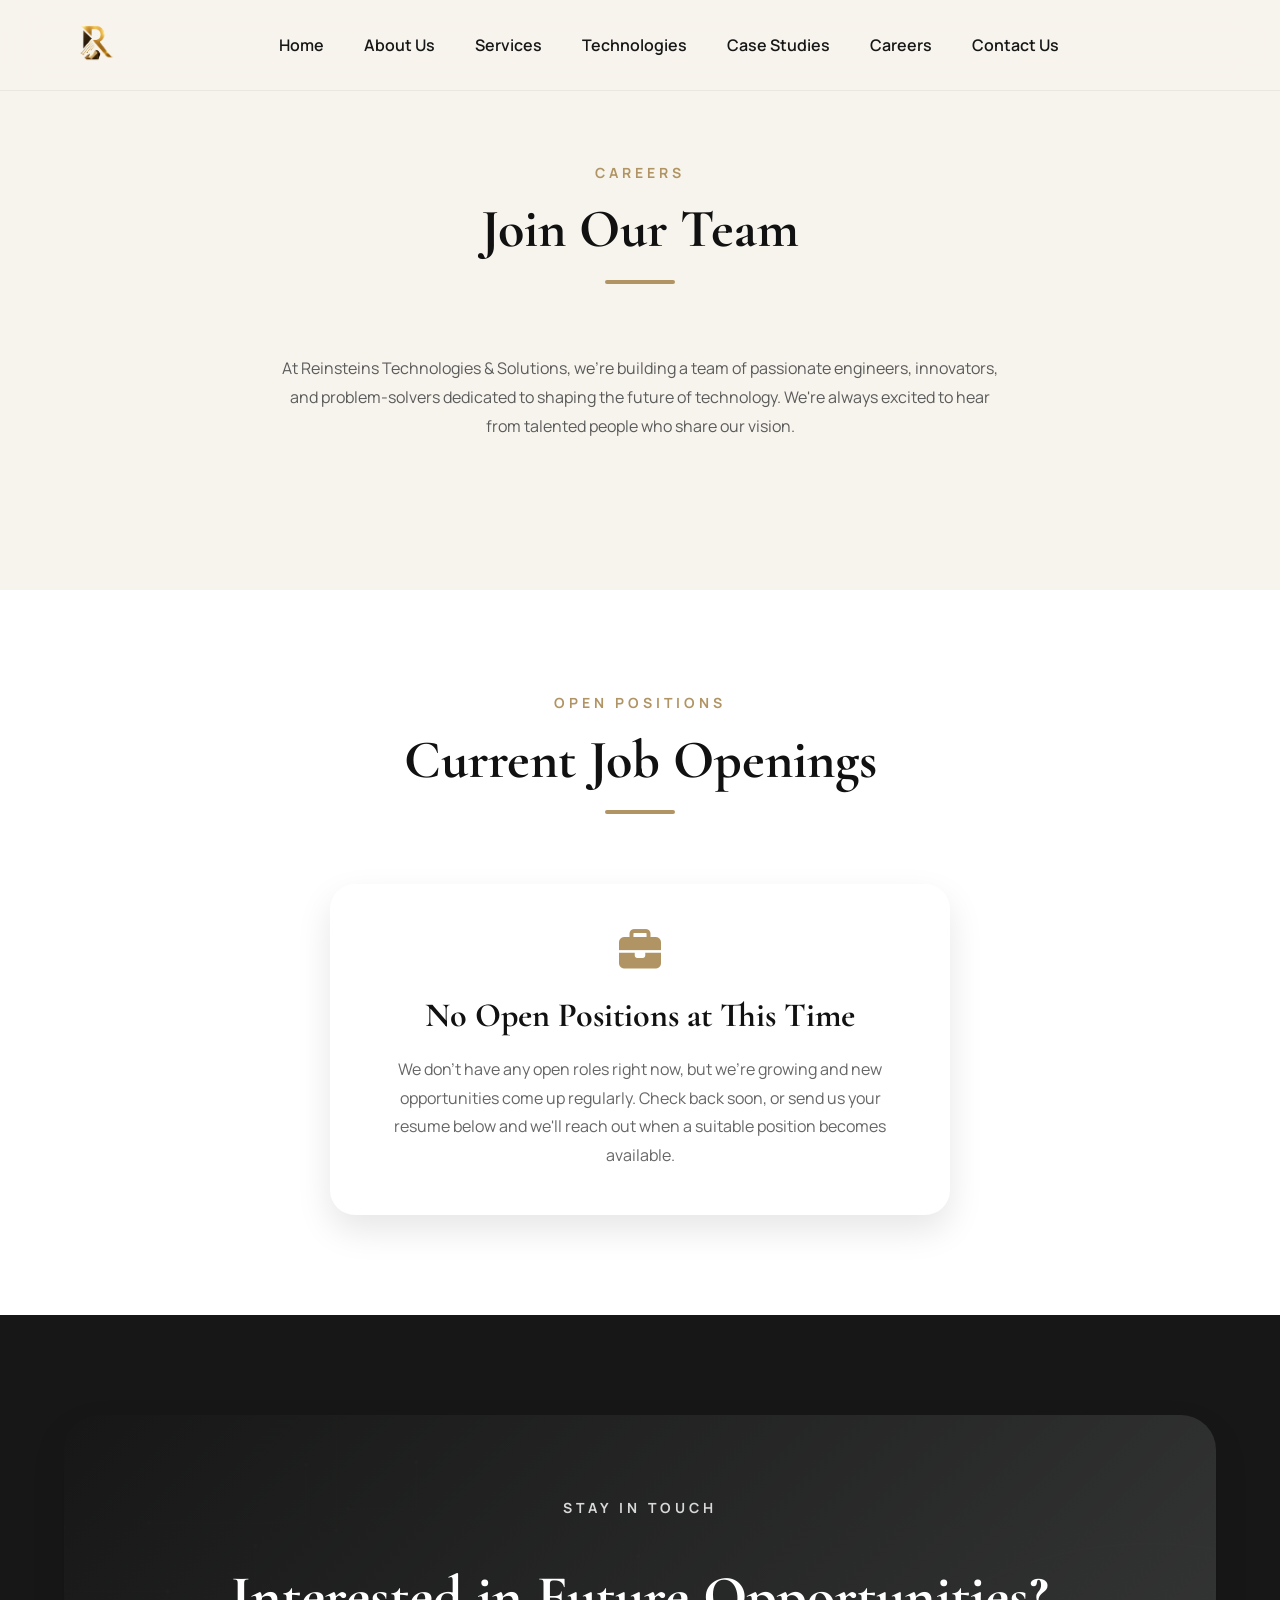
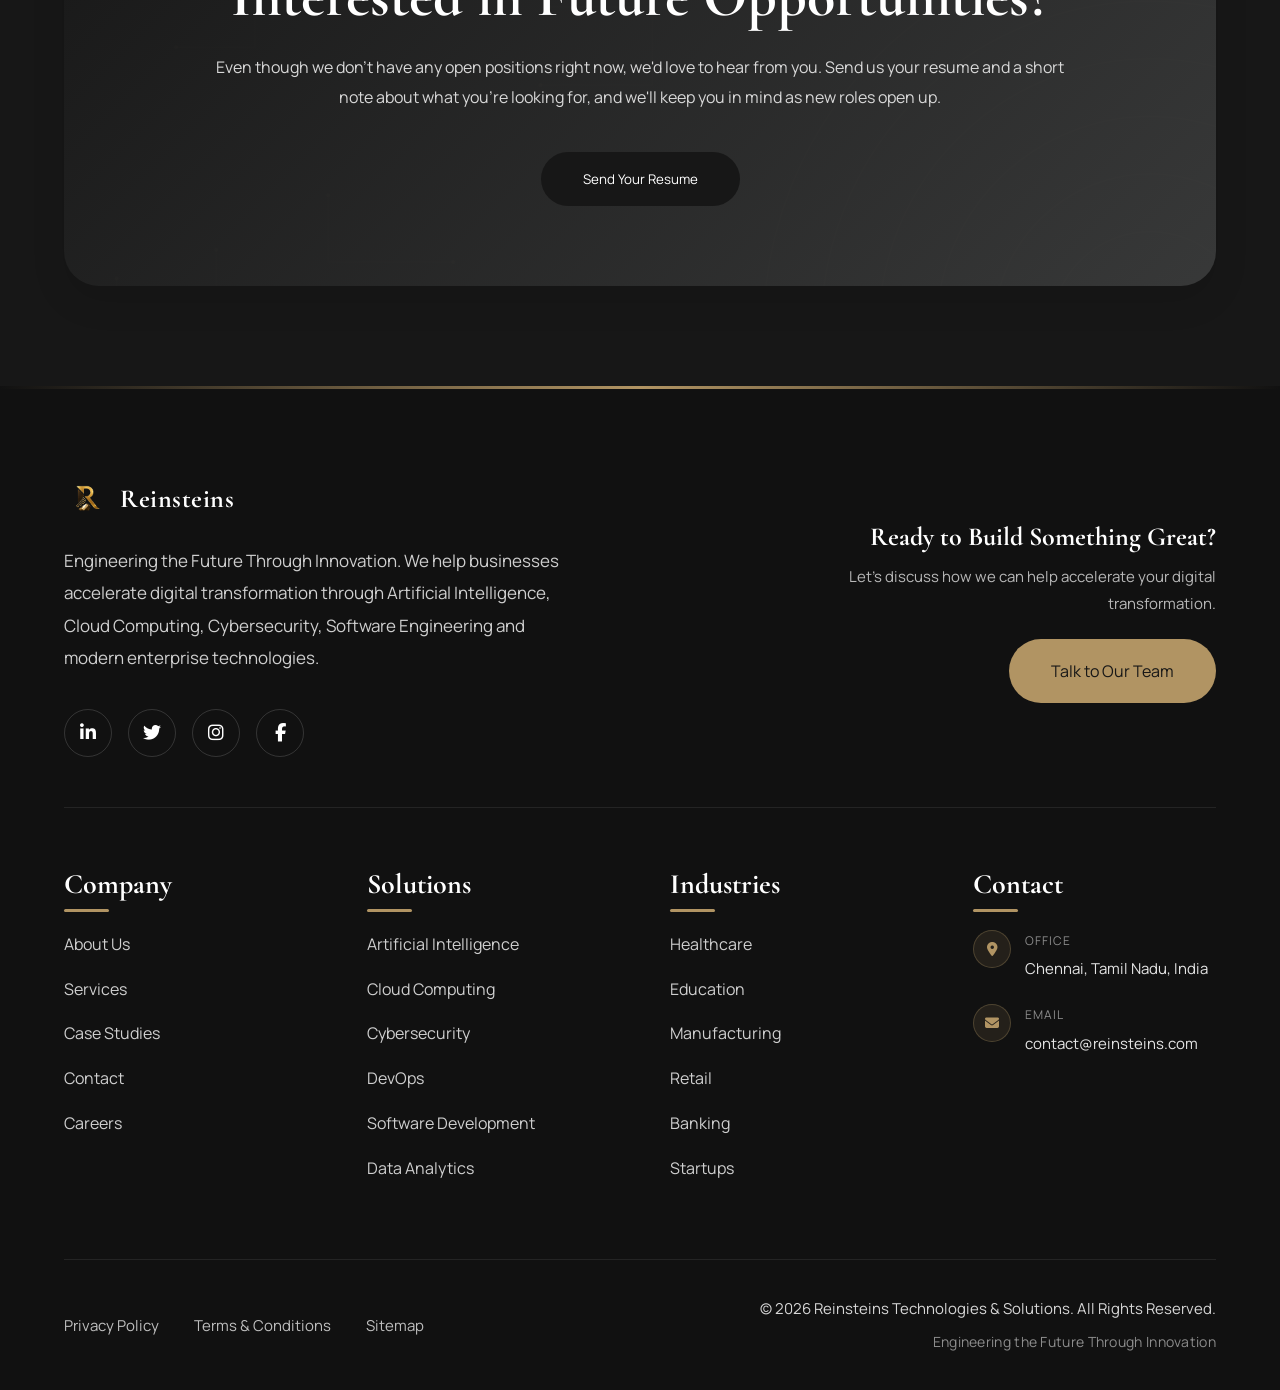
<file: frontend/careers.html>
<!DOCTYPE html>
<html lang="en">

<head>

    <meta charset="UTF-8">

    <meta name="viewport" content="width=device-width, initial-scale=1.0">

    <title>Careers | Reinsteins Technologies and Solutions</title>

    <meta name="description"
        content="Explore career opportunities at Reinsteins Technologies and Solutions. View our current openings and learn what it's like to work with us.">

    <meta name="keywords"
        content="Careers, Jobs, Reinsteins Technologies and Solutions, Work with us">

    <meta name="author" content="Reinsteins Technology">

    <link rel="stylesheet" href="css/style.css?v=20260817">

    <link rel="preconnect" href="https://fonts.googleapis.com">

    <link rel="preconnect" href="https://fonts.gstatic.com" crossorigin>

    <link href="https://fonts.googleapis.com/css2?family=Manrope:wght@300;400;500;600;700;800&family=Cormorant+Garamond:wght@400;500;600;700&display=swap" rel="stylesheet">

    <link rel="stylesheet"
        href="https://cdnjs.cloudflare.com/ajax/libs/font-awesome/6.5.2/css/all.min.css">

</head>

<body>

<!-- ==========================================================
PRELOADER
========================================================== -->

<div id="preloader">

    <div class="loader-content">

        <img src="images/Logo.png" alt="Reinsteins Technologies & Solutions">

        <h2>REINSTEINS</h2>

        <span>TECHNOLOGIES & SOLUTIONS</span>

    </div>

</div>

<!-- ===========================
HEADER
============================ -->

<header id="header">

    <div class="container navbar">

        <a href="index.html#home" class="logo">

            <img src="images/Logo.png" alt="Reinsteins Technologies & Solutions">

        </a>

        
    <nav>
        <ul class="nav-menu">
            <li><a href="index.html#home">Home</a></li>
            <li><a href="index.html#about">About Us</a></li>
            <li><a href="index.html#services">Services</a></li>
            <li><a href="index.html#technology">Technologies</a></li>
            <li><a href="index.html#case-studies">Case Studies</a></li>
            <li><a href="careers.html">Careers</a></li>
            <li><a href="index.html#contact">Contact Us</a></li>
        </ul>
    </nav>

        <div class="nav-right">



            <div class="menu-toggle">

                <i class="fa-solid fa-bars"></i>

            </div>

        </div>

    </div>

</header>

<!-- ==========================================================
CAREERS HERO
========================================================== -->

<section class="values" id="careers-hero" style="padding-top: 160px;">

    <div class="container">

        <div class="section-heading">

            <p>CAREERS</p>

            <h2>Join Our Team</h2>

        </div>

        <p style="max-width: 720px; margin: 0 auto 50px; text-align: center; line-height: 1.8;">
            At Reinsteins Technologies &amp; Solutions, we're building a team of passionate engineers,
            innovators, and problem-solvers dedicated to shaping the future of technology.
            We're always excited to hear from talented people who share our vision.
        </p>

    </div>

</section>

<!-- ==========================================================
CURRENT OPENINGS
========================================================== -->

<section class="services">

    <div class="container">

        <div class="section-heading">

            <p>OPEN POSITIONS</p>

            <h2>Current Job Openings</h2>

        </div>

        <div class="value-card" style="max-width: 620px; margin: 0 auto; text-align: center;">

            <i class="fa-solid fa-briefcase"></i>

            <h3>No Open Positions at This Time</h3>

            <p>
                We don't have any open roles right now, but we're growing and new opportunities
                come up regularly. Check back soon, or send us your resume below and we'll
                reach out when a suitable position becomes available.
            </p>

        </div>

    </div>

</section>

<!-- ==========================================================
CALL TO ACTION
========================================================== -->

<section class="cta">

    <div class="container">

        <div class="cta-box">

            <p class="section-tag">

                STAY IN TOUCH

            </p>

            <h2>

                Interested in Future Opportunities?

            </h2>

            <p>

                Even though we don't have any open positions right now, we'd love to hear
                from you. Send us your resume and a short note about what you're looking
                for, and we'll keep you in mind as new roles open up.

            </p>

            <div class="cta-buttons">

                <button type="button" id="openResumeModalBtn" class="primary-btn">

                    Send Your Resume

                </button>

            </div>

        </div>

    </div>

</section>

<footer class="footer">

    <div class="container">

        <!-- Footer Top -->
        <div class="footer-top">

            <div class="footer-brand">

                <a href="index.html#home" class="footer-logo">
                    <img src="images/Logo.png" alt="Reinsteins Technologies & Solutions">
                    <span>Reinsteins</span>
                </a>

                <p>
                    Engineering the Future Through Innovation.
                    We help businesses accelerate digital transformation through
                    Artificial Intelligence, Cloud Computing, Cybersecurity,
                    Software Engineering and modern enterprise technologies.
                </p>

                <div class="footer-social">

                    <a href="https://www.linkedin.com/company/reinsteins-technologies-and-solutions/"
                        target="_blank"
                        rel="noopener noreferrer"
                        aria-label="Follow Reinsteins Technologies & Solutions on LinkedIn">
                        <i class="fa-brands fa-linkedin-in"></i>
                    </a>
                    <a href="https://x.com/ReinsteinsTech"
                        target="_blank"
                        rel="noopener noreferrer"
                        aria-label="Follow Reinsteins Technologies & Solutions on X">
                        <i class="fab fa-twitter"></i>
                    </a>
                    <a href="https://www.instagram.com/reinsteins_tech?utm_source=qr&igsh=OGF6MHJuNXloZjh2"
                        target="_blank"
                        rel="noopener noreferrer"
                        aria-label="Follow Reinsteins Technologies & Solutions on Instagram">
                        <i class="fab fa-instagram"></i>
                    </a>
                    <a href="#"><i class="fa-brands fa-facebook-f"></i></a>

                </div>

            </div>

            <div class="footer-cta">

                <h4>Ready to Build Something Great?</h4>

                <p>Let's discuss how we can help accelerate your digital transformation.</p>

                <a href="index.html#contact" class="primary-btn">Talk to Our Team</a>

            </div>

        </div>

        <hr class="footer-divider">

        <!-- Footer Grid -->

        <div class="footer-grid">

            <div>

                <h3>Company</h3>

                <ul>
                    <li><a href="#about">About Us</a></li>
                    <li><a href="#services">Services</a></li>
                    <li><a href="index.html#case-studies">Case Studies</a></li>
                    <li><a href="#contact">Contact</a></li>
                    <li><a href="careers.html">Careers</a></li>
                </ul>

            </div>

            <div>

                <h3>Solutions</h3>

                <ul>
                    <li><a href="index.html#services">Artificial Intelligence</a></li>
                    <li><a href="index.html#services">Cloud Computing</a></li>
                    <li><a href="index.html#services">Cybersecurity</a></li>
                    <li><a href="index.html#services">DevOps</a></li>
                    <li><a href="index.html#services">Software Development</a></li>
                    <li><a href="index.html#services">Data Analytics</a></li>
                </ul>

            </div>

            <div>

                <h3>Industries</h3>

                <ul>
                    <li><a href="index.html#industries">Healthcare</a></li>
                    <li><a href="index.html#industries">Education</a></li>
                    <li><a href="index.html#industries">Manufacturing</a></li>
                    <li><a href="index.html#industries">Retail</a></li>
                    <li><a href="index.html#industries">Banking</a></li>
                    <li><a href="index.html#industries">Startups</a></li>
                </ul>

            </div>

            <div>

                <h3>Contact</h3>

                <div class="footer-contact">

                    <div class="contact-item">

                        <span class="contact-item-icon"><i class="fa-solid fa-location-dot"></i></span>

                        <div>

                            <span class="contact-item-label">Office</span>

                            <p>Chennai, Tamil Nadu, India</p>

                        </div>

                    </div>

                    <div class="contact-item">

                        <span class="contact-item-icon"><i class="fa-solid fa-envelope"></i></span>

                        <div>

                            <span class="contact-item-label">Email</span>

                            <p><a href="mailto:contact@reinsteins.com">contact@reinsteins.com</a></p>

                        </div>

                    </div>

                </div>

            </div>

        </div>

        <hr class="footer-bottom-divider">

        <div class="footer-bottom">

            <div class="footer-bottom-links">

                <a href="privacy-policy.html">Privacy Policy</a>

                <a href="terms.html">Terms & Conditions</a>

                <a href="sitemap.html">Sitemap</a>

            </div>

            <div class="footer-copyright">

                <p>
                    © 2026 Reinsteins Technologies & Solutions. All Rights Reserved.
                </p>

                <span>
                    Engineering the Future Through Innovation
                </span>

            </div>

        </div>

    </div>

</footer>
<button id="scrollTopBtn" aria-label="Scroll to top">

<i class="fa-solid fa-arrow-up"></i>

</button>

<!-- ==========================================================
RESUME SUBMISSION MODAL
========================================================== -->

<div id="resumeModal" class="resume-modal">

    <div class="resume-modal-box">

        <button type="button" id="closeResumeModal" class="resume-modal-close" aria-label="Close">
            <i class="fa-solid fa-xmark"></i>
        </button>

        <div id="resumeFormView">

            <h2>Send Your Resume</h2>

            <p class="resume-modal-subtext">
                Tell us a little about yourself and attach your resume. We'll keep it on
                file and reach out when a suitable opportunity opens up.
            </p>

            <form id="resumeForm" novalidate>

                <input
                    type="text"
                    id="resumeSubject"
                    name="subject"
                    placeholder="Subject"
                    required>

                <input
                    type="text"
                    id="resumeName"
                    name="name"
                    placeholder="Full Name"
                    required>

                <textarea
                    id="resumeDescription"
                    name="description"
                    rows="4"
                    placeholder="Describe yourself..."
                    required></textarea>

                <label class="resume-upload-label" for="resumeFile" id="resumeUploadLabel">

                    <i class="fa-solid fa-paperclip"></i>

                    <span id="resumeFileName">Upload Your Resume (PDF or Word, max 2MB)</span>

                </label>

                <input
                    type="file"
                    id="resumeFile"
                    name="resume"
                    accept=".pdf,.doc,.docx"
                    required
                    hidden>

                <p id="resumeError" class="resume-error"></p>

                <button type="submit" id="resumeSubmitBtn">
                    Submit Application
                </button>

            </form>

        </div>

        <div id="resumeSuccessView" class="resume-success">

            <div class="success-icon">
                <i class="fa-solid fa-circle-check"></i>
            </div>

            <h3>Thank You!</h3>

            <p>
                Your resume has been submitted successfully. Our team will reach out if a
                suitable opportunity comes up.
            </p>

        </div>

    </div>

</div>

<script src="js/app.js?v=20260817"></script>

</body>

</html>
</file>
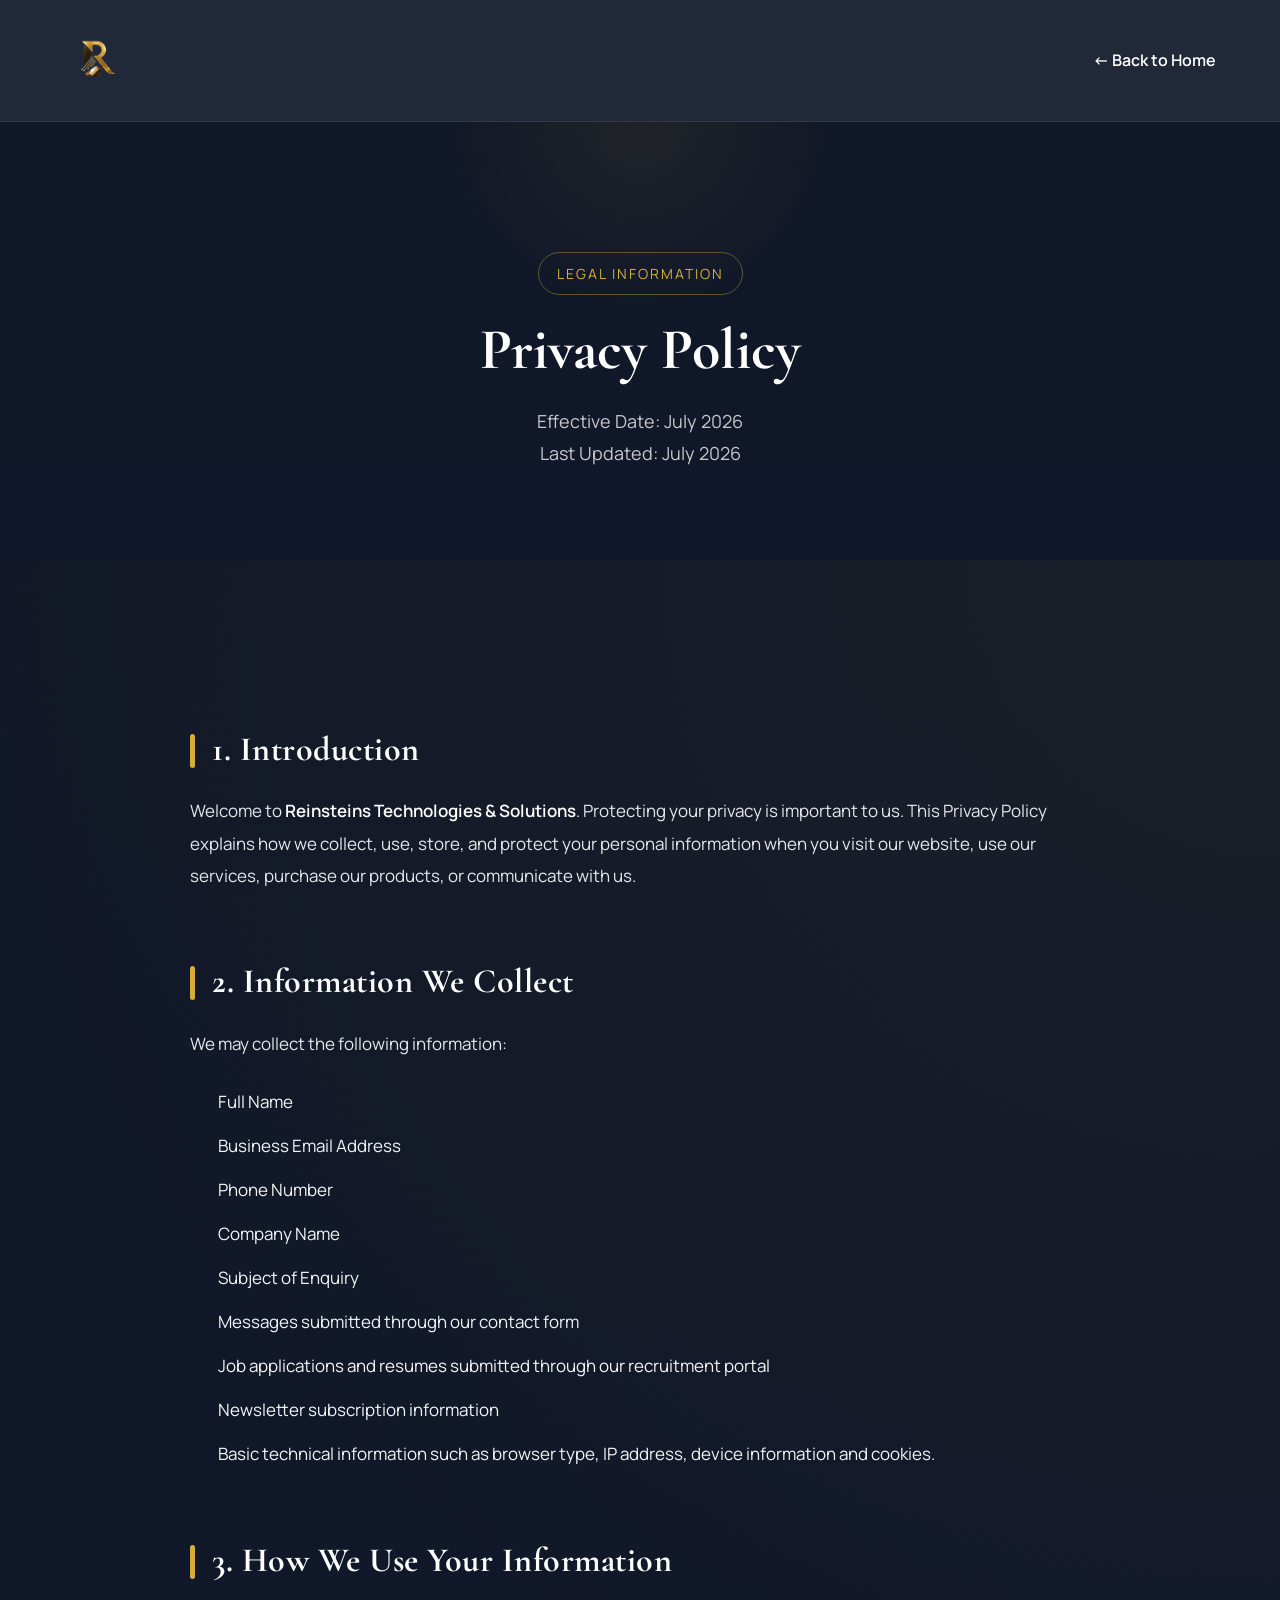
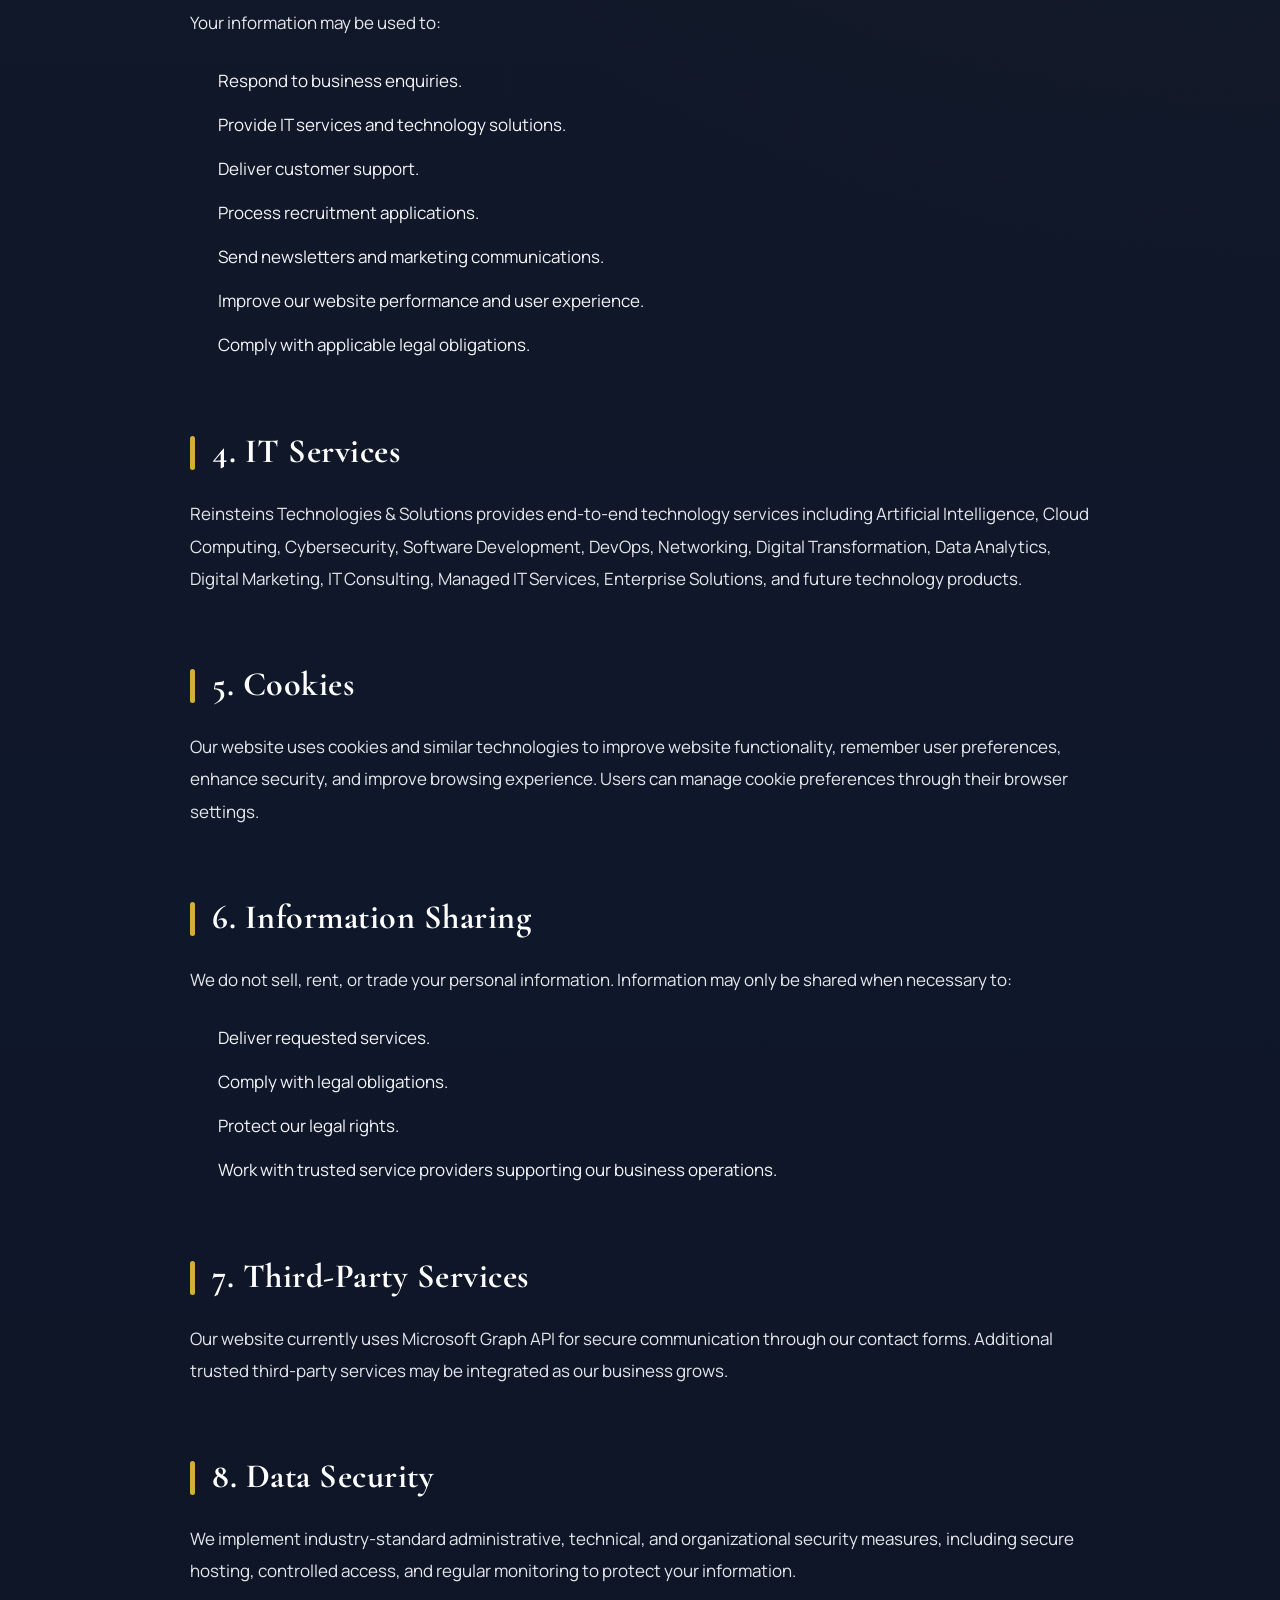
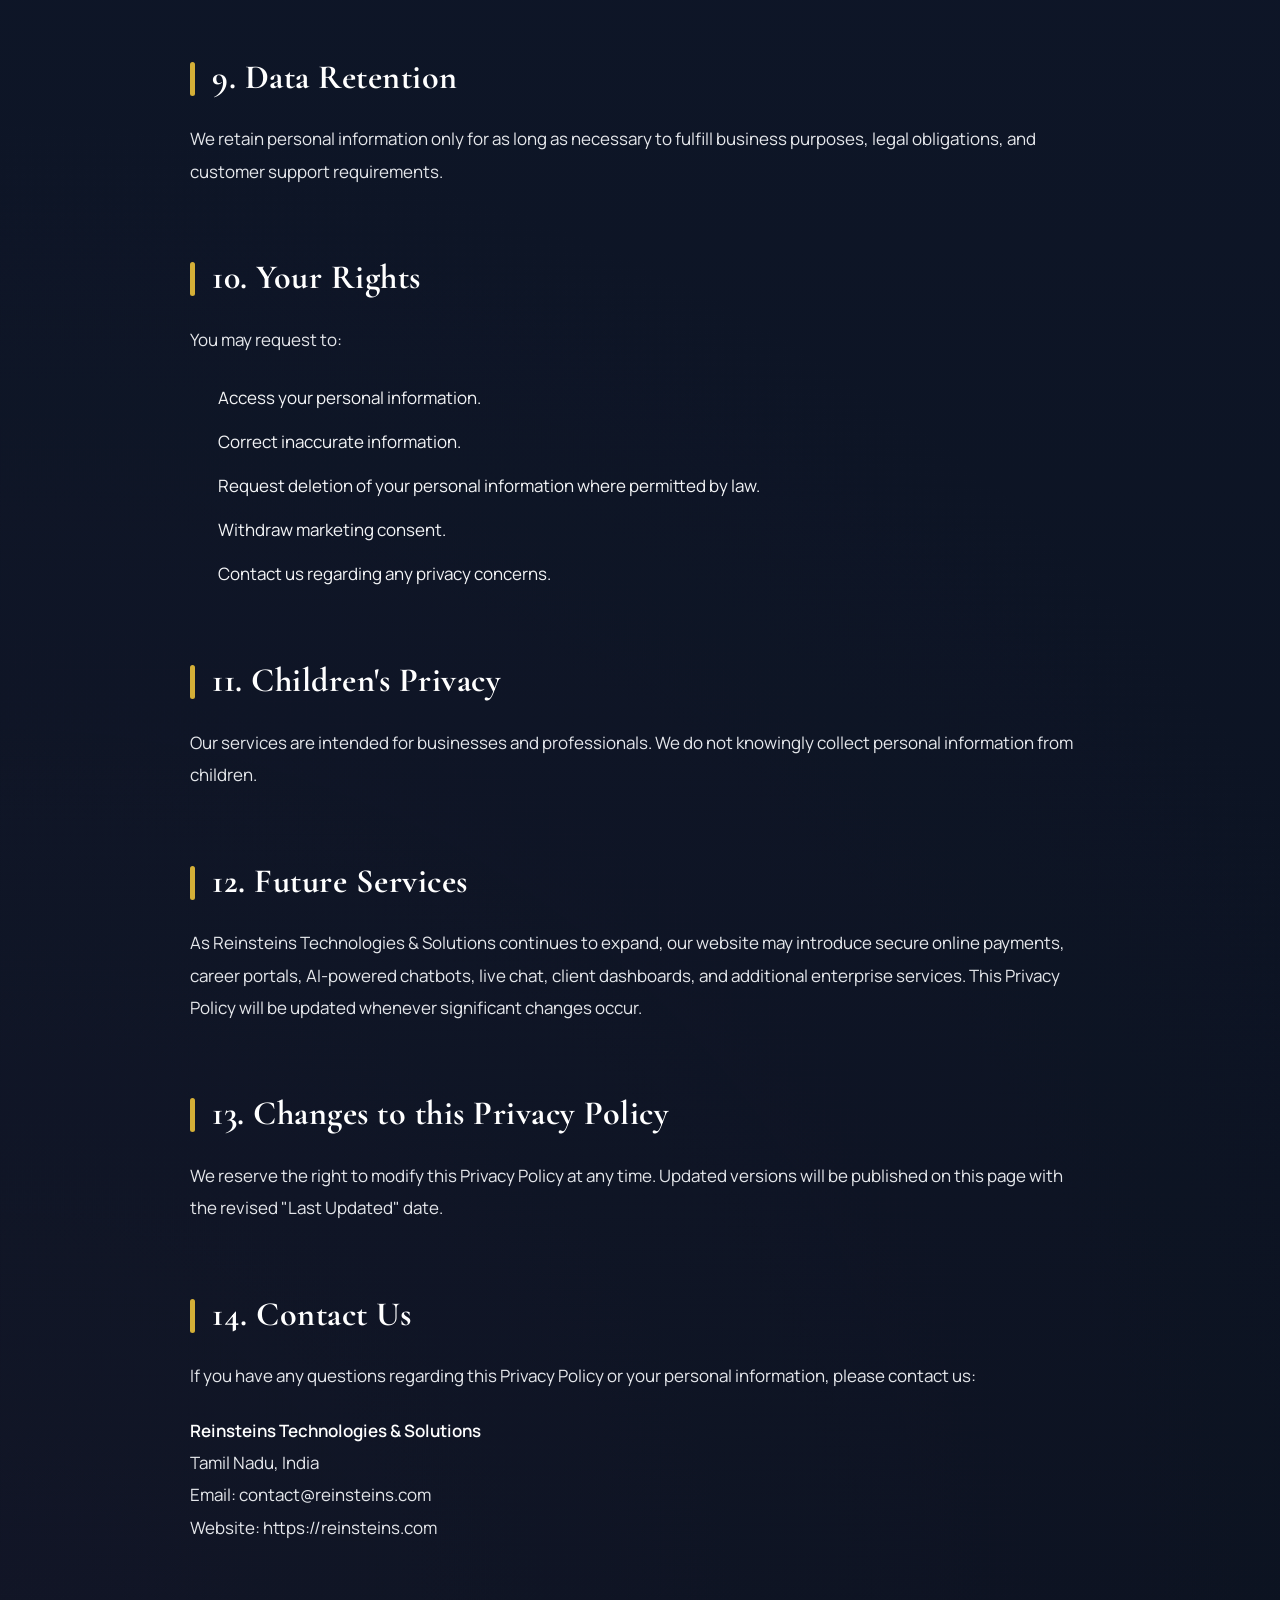
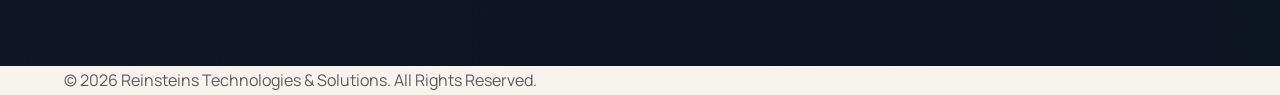
<file: frontend/privacy-policy.html>
<!DOCTYPE html>
<html lang="en">

<head>
    <meta charset="UTF-8">
    <meta name="viewport" content="width=device-width, initial-scale=1.0">

    <title>Privacy Policy | Reinsteins Technologies & Solutions</title>

    <meta name="description"
        content="Read the Privacy Policy of Reinsteins Technologies & Solutions to understand how we collect, use, protect, and manage your personal information.">

    <link rel="stylesheet" href="css/style.css?v=20260817">
    <link rel="stylesheet"
        href="https://cdnjs.cloudflare.com/ajax/libs/font-awesome/6.5.2/css/all.min.css">
</head>

<body>

<header class="legal-header">
    <div class="container">
        <a href="index.html" class="logo">
            <img src="images/Logo.png" alt="Reinsteins">
        </a>

        <nav>
            <a href="index.html">← Back to Home</a>
        </nav>
    </div>
</header>

<section class="legal-hero">

    <div class="container">

        <span class="legal-tag">
            LEGAL INFORMATION
        </span>

        <h1>
            Privacy Policy
        </h1>

        <p>
            Effective Date: July 2026<br>
            Last Updated: July 2026
        </p>

    </div>

</section>

<section class="legal-content">

<div class="container">

<h2>1. Introduction</h2>

<p>
Welcome to <strong>Reinsteins Technologies & Solutions</strong>. Protecting your privacy is important to us.
This Privacy Policy explains how we collect, use, store, and protect your personal information when you visit
our website, use our services, purchase our products, or communicate with us.
</p>

<h2>2. Information We Collect</h2>

<p>We may collect the following information:</p>

<ul>

<li>Full Name</li>

<li>Business Email Address</li>

<li>Phone Number</li>

<li>Company Name</li>

<li>Subject of Enquiry</li>

<li>Messages submitted through our contact form</li>

<li>Job applications and resumes submitted through our recruitment portal</li>

<li>Newsletter subscription information</li>

<li>Basic technical information such as browser type, IP address, device information and cookies.</li>

</ul>

<h2>3. How We Use Your Information</h2>

<p>Your information may be used to:</p>

<ul>

<li>Respond to business enquiries.</li>

<li>Provide IT services and technology solutions.</li>

<li>Deliver customer support.</li>

<li>Process recruitment applications.</li>

<li>Send newsletters and marketing communications.</li>

<li>Improve our website performance and user experience.</li>

<li>Comply with applicable legal obligations.</li>

</ul>

<h2>4. IT Services</h2>

<p>

Reinsteins Technologies & Solutions provides end-to-end technology services including Artificial Intelligence,
Cloud Computing, Cybersecurity, Software Development, DevOps, Networking, Digital Transformation,
Data Analytics, Digital Marketing, IT Consulting, Managed IT Services, Enterprise Solutions,
and future technology products.

</p>

<h2>5. Cookies</h2>

<p>

Our website uses cookies and similar technologies to improve website functionality,
remember user preferences, enhance security, and improve browsing experience.
Users can manage cookie preferences through their browser settings.

</p>

<h2>6. Information Sharing</h2>

<p>

We do not sell, rent, or trade your personal information.
Information may only be shared when necessary to:

</p>

<ul>

<li>Deliver requested services.</li>

<li>Comply with legal obligations.</li>

<li>Protect our legal rights.</li>

<li>Work with trusted service providers supporting our business operations.</li>

</ul>

<h2>7. Third-Party Services</h2>

<p>

Our website currently uses Microsoft Graph API for secure communication through our contact forms.
Additional trusted third-party services may be integrated as our business grows.

</p>

<h2>8. Data Security</h2>

<p>

We implement industry-standard administrative, technical, and organizational security measures,
including secure hosting, controlled access, and regular monitoring to protect your information.

</p>

<h2>9. Data Retention</h2>

<p>

We retain personal information only for as long as necessary to fulfill business purposes,
legal obligations, and customer support requirements.

</p>

<h2>10. Your Rights</h2>

<p>You may request to:</p>

<ul>

<li>Access your personal information.</li>

<li>Correct inaccurate information.</li>

<li>Request deletion of your personal information where permitted by law.</li>

<li>Withdraw marketing consent.</li>

<li>Contact us regarding any privacy concerns.</li>

</ul>

<h2>11. Children's Privacy</h2>

<p>

Our services are intended for businesses and professionals.
We do not knowingly collect personal information from children.

</p>

<h2>12. Future Services</h2>

<p>

As Reinsteins Technologies & Solutions continues to expand,
our website may introduce secure online payments,
career portals,
AI-powered chatbots,
live chat,
client dashboards,
and additional enterprise services.
This Privacy Policy will be updated whenever significant changes occur.

</p>

<h2>13. Changes to this Privacy Policy</h2>

<p>

We reserve the right to modify this Privacy Policy at any time.
Updated versions will be published on this page with the revised "Last Updated" date.

</p>

<h2>14. Contact Us</h2>

<p>

If you have any questions regarding this Privacy Policy or your personal information, please contact us:

</p>

<p>

<strong>Reinsteins Technologies & Solutions</strong><br>
Tamil Nadu, India<br>
Email: contact@reinsteins.com<br>
Website: https://reinsteins.com

</p>

</div>

</section>

<footer class="legal-footer">

<div class="container">

<p>

© 2026 Reinsteins Technologies & Solutions.
All Rights Reserved.

</p>

</div>

</footer>

</body>
</html>
</file>
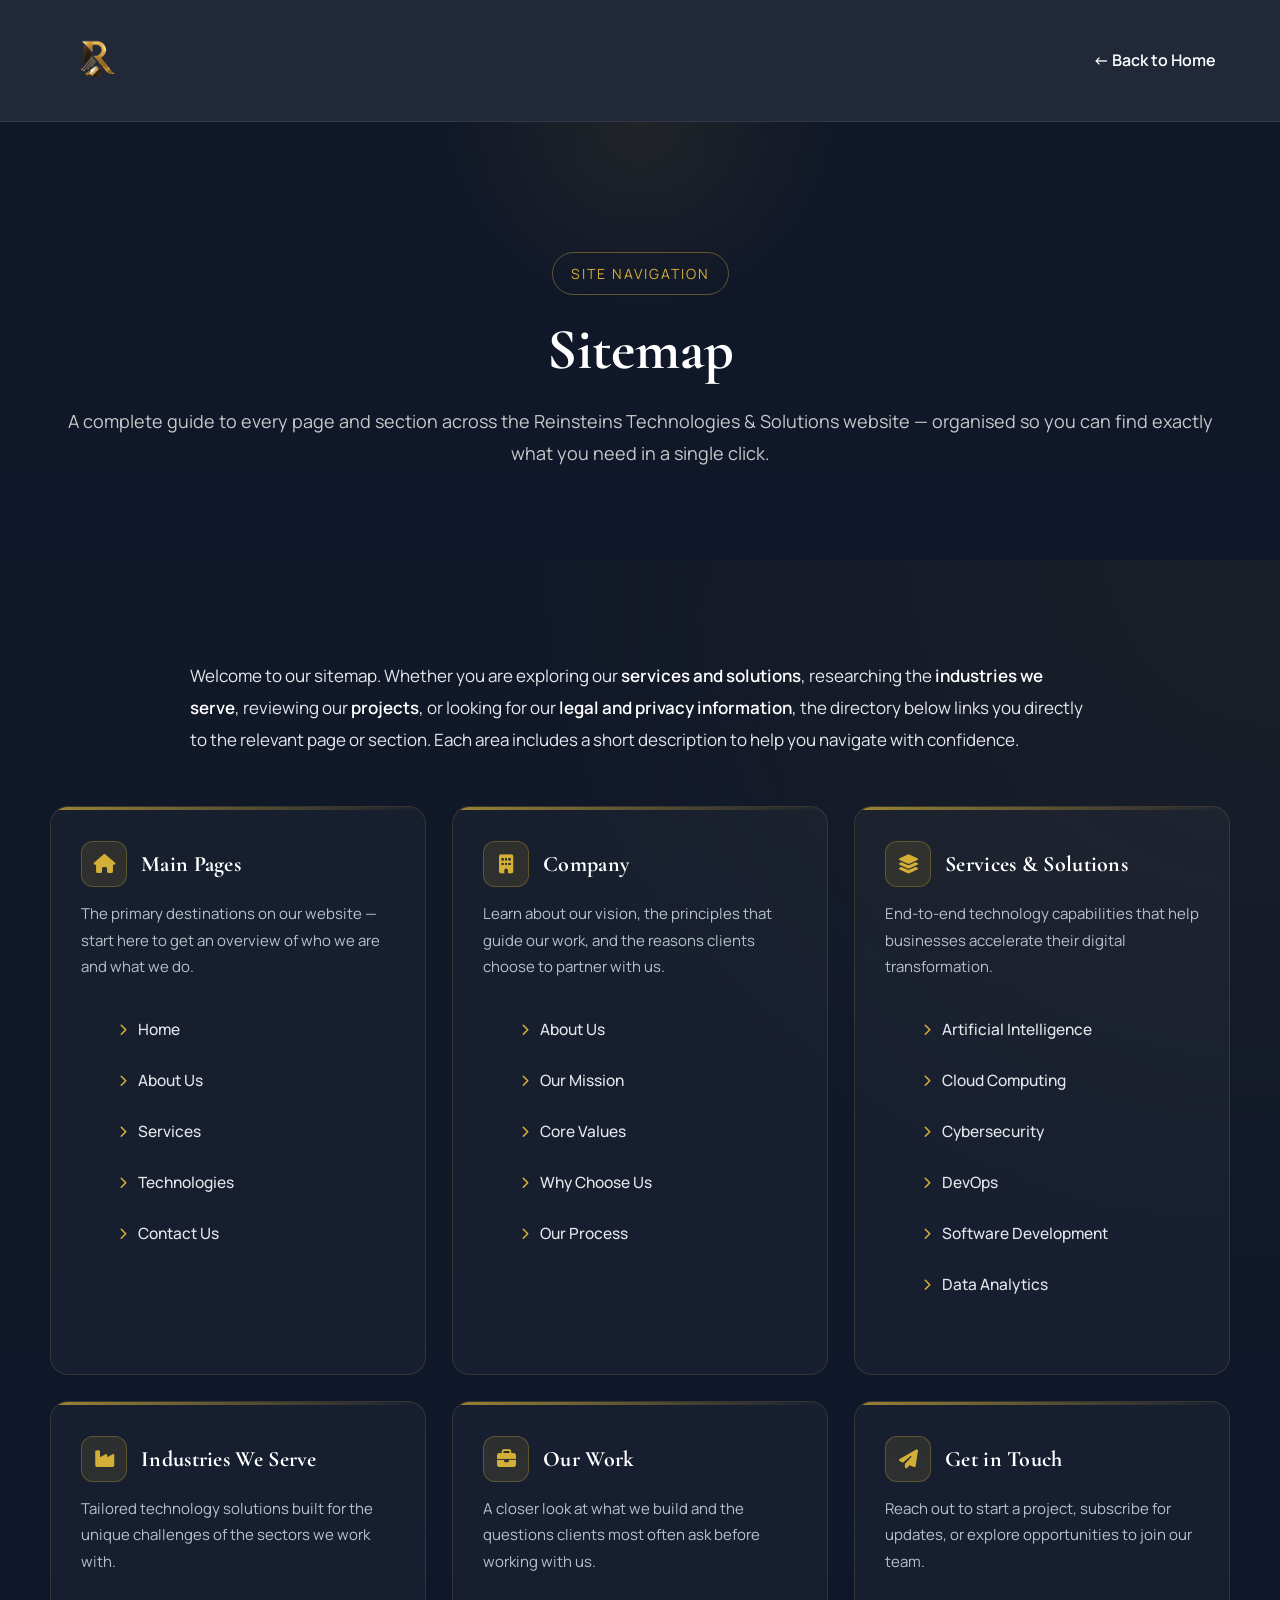
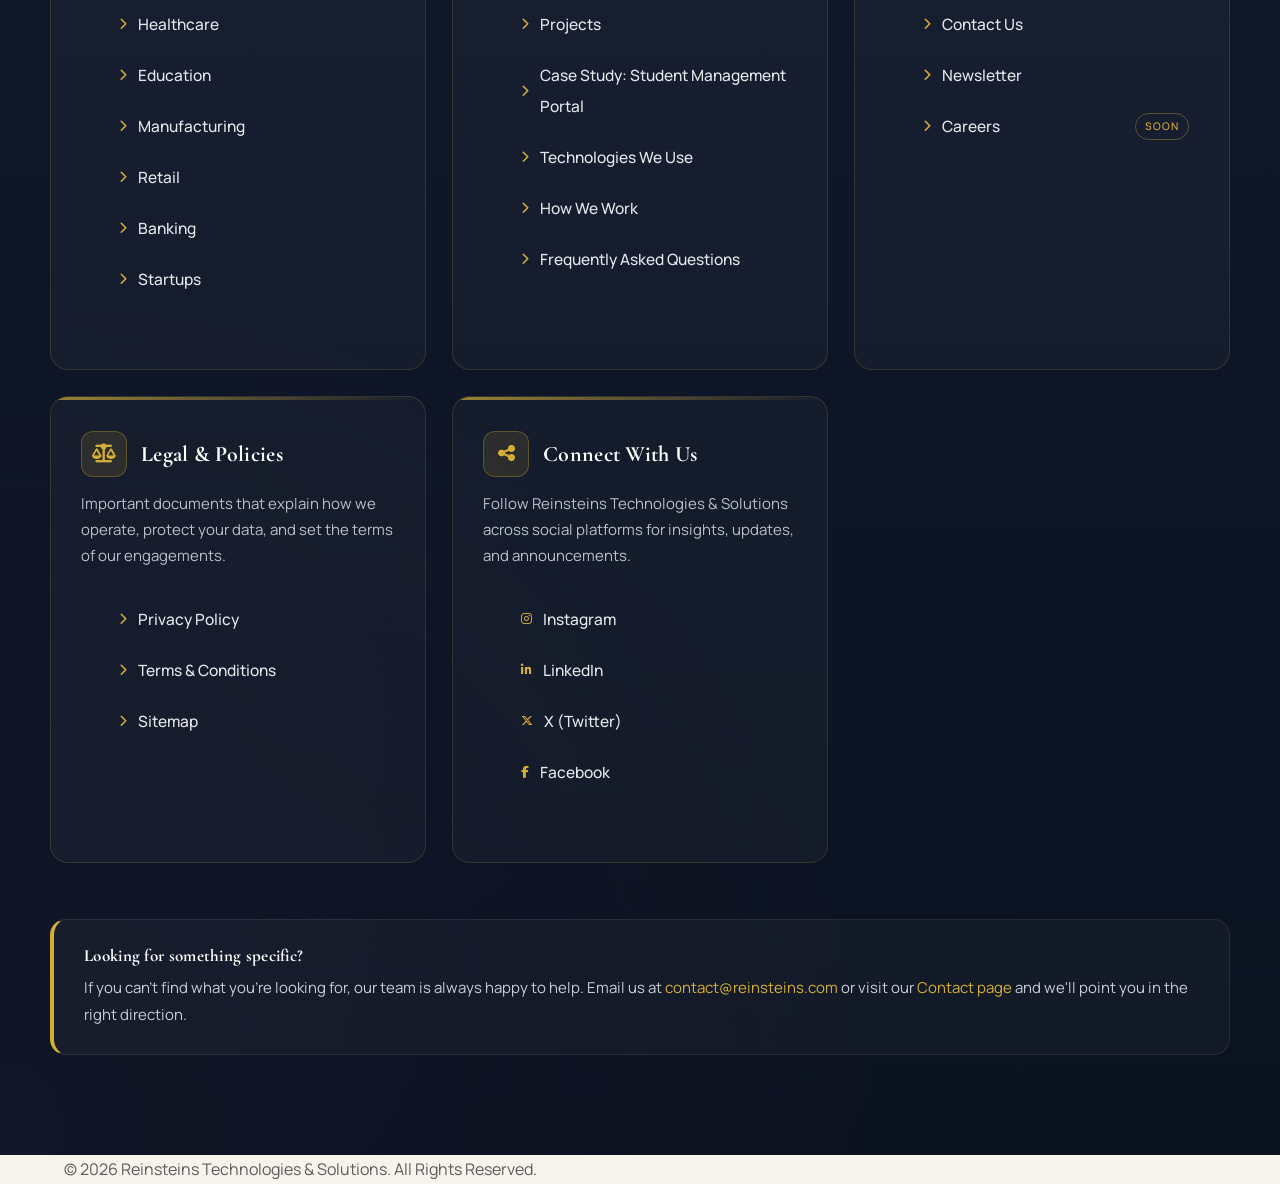
<file: frontend/sitemap.html>
<!DOCTYPE html>
<html lang="en">

<head>
    <meta charset="UTF-8">
    <meta name="viewport" content="width=device-width, initial-scale=1.0">

    <title>Sitemap | Reinsteins Technologies &amp; Solutions</title>

    <meta name="description"
        content="Explore the complete sitemap of Reinsteins Technologies & Solutions. Quickly navigate to our services, solutions, industries, projects, company information, and legal pages.">
    <meta name="keywords"
        content="Reinsteins Technologies and Solutions sitemap, site navigation, IT services, AI, Cloud, Cybersecurity">
    <meta name="author" content="Reinsteins Technologies & Solutions">

    <link rel="canonical" href="https://reinsteins.com/sitemap.html">

    <link rel="stylesheet" href="css/style.css?v=20260817">
    <link rel="stylesheet"
        href="https://cdnjs.cloudflare.com/ajax/libs/font-awesome/6.5.2/css/all.min.css">

    <!-- Sitemap-specific styling (scoped; extends the site's legal-page theme) -->
    <style>
        .sitemap-intro{
            max-width:900px;
            margin:0 auto 20px;
        }

        .sitemap-grid{
            display:grid;
            grid-template-columns:repeat(auto-fit,minmax(300px,1fr));
            gap:26px;
            margin:50px auto 0;
            max-width:1180px;
        }

        .sitemap-card{
            position:relative;
            background:rgba(255,255,255,.03);
            border:1px solid rgba(212,175,55,.16);
            border-radius:18px;
            padding:34px 30px 30px;
            transition:transform .35s ease, border-color .35s ease, box-shadow .35s ease;
            overflow:hidden;
        }

        .sitemap-card::before{
            content:"";
            position:absolute;
            top:0;left:0;
            width:100%;height:3px;
            background:linear-gradient(90deg,#D4AF37,rgba(212,175,55,0));
            opacity:.7;
        }

        .sitemap-card:hover{
            transform:translateY(-6px);
            border-color:rgba(212,175,55,.45);
            box-shadow:0 22px 50px rgba(0,0,0,.35);
        }

        .sitemap-card-head{
            display:flex;
            align-items:center;
            gap:14px;
            margin-bottom:14px;
        }

        .sitemap-icon{
            flex-shrink:0;
            width:46px;height:46px;
            display:grid;place-items:center;
            border-radius:12px;
            background:rgba(212,175,55,.12);
            border:1px solid rgba(212,175,55,.3);
            color:#D4AF37;
            font-size:19px;
        }

        .sitemap-card h3{
            color:#ffffff;
            font-size:22px;
            font-weight:700;
            letter-spacing:.3px;
            margin:0;
        }

        .sitemap-card .card-desc{
            color:#B9C0CC;
            font-size:15px;
            line-height:1.75;
            margin:0 0 20px;
        }

        .sitemap-links{
            list-style:none;
            margin:0;
            padding:0;
        }

        .sitemap-links li{
            margin:0 0 2px;
        }

        .sitemap-links a{
            display:flex;
            align-items:center;
            gap:11px;
            padding:9px 10px;
            border-radius:9px;
            color:#E5E7EB;
            font-size:15.5px;
            font-weight:500;
            text-decoration:none;
            transition:background .25s ease, color .25s ease, padding .25s ease;
        }

        .sitemap-links a i{
            color:#D4AF37;
            font-size:12px;
            transition:transform .25s ease;
        }

        .sitemap-links a:hover{
            background:rgba(212,175,55,.1);
            color:#ffffff;
            padding-left:16px;
        }

        .sitemap-links a:hover i{
            transform:translateX(3px);
        }

        .sitemap-links .tag-soon{
            margin-left:auto;
            font-size:10.5px;
            letter-spacing:1px;
            text-transform:uppercase;
            color:#D4AF37;
            border:1px solid rgba(212,175,55,.35);
            border-radius:40px;
            padding:2px 9px;
        }

        .sitemap-note{
            max-width:1180px;
            margin:56px auto 0;
            padding:26px 30px;
            border-radius:16px;
            background:rgba(255,255,255,.03);
            border:1px solid rgba(255,255,255,.08);
            border-left:4px solid #D4AF37;
        }

        .sitemap-note h4{
            color:#ffffff;
            font-size:17px;
            margin:0 0 8px;
            letter-spacing:.3px;
        }

        .sitemap-note p{
            color:#C8CDD6;
            font-size:15px;
            line-height:1.8;
            margin:0;
        }

        .sitemap-note a{
            color:#D4AF37;
            text-decoration:none;
        }

        .sitemap-note a:hover{
            text-decoration:underline;
        }

        @media (max-width:600px){
            .sitemap-grid{grid-template-columns:1fr;gap:20px;}
            .sitemap-card{padding:28px 22px;}
        }
    </style>
</head>

<body>

<!-- ==========================================================
HEADER
========================================================== -->
<header class="legal-header">
    <div class="container">
        <a href="index.html" class="logo">
            <img src="images/Logo.png" alt="Reinsteins Technologies & Solutions">
        </a>

        <nav>
            <a href="index.html">← Back to Home</a>
        </nav>
    </div>
</header>

<!-- ==========================================================
HERO
========================================================== -->
<section class="legal-hero">
    <div class="container">
        <span class="legal-tag">
            SITE NAVIGATION
        </span>

        <h1>
            Sitemap
        </h1>

        <p>
            A complete guide to every page and section across the Reinsteins
            Technologies &amp; Solutions website — organised so you can find
            exactly what you need in a single click.
        </p>
    </div>
</section>

<!-- ==========================================================
CONTENT
========================================================== -->
<section class="legal-content">

    <div class="container sitemap-intro">
        <p>
            Welcome to our sitemap. Whether you are exploring our
            <strong>services and solutions</strong>, researching the
            <strong>industries we serve</strong>, reviewing our
            <strong>projects</strong>, or looking for our
            <strong>legal and privacy information</strong>, the directory
            below links you directly to the relevant page or section.
            Each area includes a short description to help you navigate
            with confidence.
        </p>
    </div>

    <div class="sitemap-grid">

        <!-- MAIN PAGES -->
        <div class="sitemap-card">
            <div class="sitemap-card-head">
                <span class="sitemap-icon"><i class="fa-solid fa-house"></i></span>
                <h3>Main Pages</h3>
            </div>
            <p class="card-desc">
                The primary destinations on our website — start here to get
                an overview of who we are and what we do.
            </p>
            <ul class="sitemap-links">
                <li><a href="index.html#home"><i class="fa-solid fa-chevron-right"></i> Home</a></li>
                <li><a href="index.html#about"><i class="fa-solid fa-chevron-right"></i> About Us</a></li>
                <li><a href="index.html#services"><i class="fa-solid fa-chevron-right"></i> Services</a></li>
                <li><a href="index.html#technology"><i class="fa-solid fa-chevron-right"></i> Technologies</a></li>
                <li><a href="index.html#contact"><i class="fa-solid fa-chevron-right"></i> Contact Us</a></li>
            </ul>
        </div>

        <!-- COMPANY -->
        <div class="sitemap-card">
            <div class="sitemap-card-head">
                <span class="sitemap-icon"><i class="fa-solid fa-building"></i></span>
                <h3>Company</h3>
            </div>
            <p class="card-desc">
                Learn about our vision, the principles that guide our work,
                and the reasons clients choose to partner with us.
            </p>
            <ul class="sitemap-links">
                <li><a href="index.html#about"><i class="fa-solid fa-chevron-right"></i> About Us</a></li>
                <li><a href="index.html#about"><i class="fa-solid fa-chevron-right"></i> Our Mission</a></li>
                <li><a href="index.html#about"><i class="fa-solid fa-chevron-right"></i> Core Values</a></li>
                <li><a href="index.html#about"><i class="fa-solid fa-chevron-right"></i> Why Choose Us</a></li>
                <li><a href="index.html#services"><i class="fa-solid fa-chevron-right"></i> Our Process</a></li>
            </ul>
        </div>

        <!-- SERVICES & SOLUTIONS -->
        <div class="sitemap-card">
            <div class="sitemap-card-head">
                <span class="sitemap-icon"><i class="fa-solid fa-layer-group"></i></span>
                <h3>Services &amp; Solutions</h3>
            </div>
            <p class="card-desc">
                End-to-end technology capabilities that help businesses
                accelerate their digital transformation.
            </p>
            <ul class="sitemap-links">
                <li><a href="index.html#services"><i class="fa-solid fa-chevron-right"></i> Artificial Intelligence</a></li>
                <li><a href="index.html#services"><i class="fa-solid fa-chevron-right"></i> Cloud Computing</a></li>
                <li><a href="index.html#services"><i class="fa-solid fa-chevron-right"></i> Cybersecurity</a></li>
                <li><a href="index.html#services"><i class="fa-solid fa-chevron-right"></i> DevOps</a></li>
                <li><a href="index.html#services"><i class="fa-solid fa-chevron-right"></i> Software Development</a></li>
                <li><a href="index.html#services"><i class="fa-solid fa-chevron-right"></i> Data Analytics</a></li>
            </ul>
        </div>

        <!-- INDUSTRIES -->
        <div class="sitemap-card">
            <div class="sitemap-card-head">
                <span class="sitemap-icon"><i class="fa-solid fa-industry"></i></span>
                <h3>Industries We Serve</h3>
            </div>
            <p class="card-desc">
                Tailored technology solutions built for the unique
                challenges of the sectors we work with.
            </p>
            <ul class="sitemap-links">
                <li><a href="index.html#industries"><i class="fa-solid fa-chevron-right"></i> Healthcare</a></li>
                <li><a href="index.html#industries"><i class="fa-solid fa-chevron-right"></i> Education</a></li>
                <li><a href="index.html#industries"><i class="fa-solid fa-chevron-right"></i> Manufacturing</a></li>
                <li><a href="index.html#industries"><i class="fa-solid fa-chevron-right"></i> Retail</a></li>
                <li><a href="index.html#industries"><i class="fa-solid fa-chevron-right"></i> Banking</a></li>
                <li><a href="index.html#industries"><i class="fa-solid fa-chevron-right"></i> Startups</a></li>
            </ul>
        </div>

        <!-- OUR WORK -->
        <div class="sitemap-card">
            <div class="sitemap-card-head">
                <span class="sitemap-icon"><i class="fa-solid fa-briefcase"></i></span>
                <h3>Our Work</h3>
            </div>
            <p class="card-desc">
                A closer look at what we build and the questions clients
                most often ask before working with us.
            </p>
            <ul class="sitemap-links">
                <li><a href="index.html#projects"><i class="fa-solid fa-chevron-right"></i> Projects</a></li>
                <li><a href="case-studies/student-management-portal-arckenites.html"><i class="fa-solid fa-chevron-right"></i> Case Study: Student Management Portal</a></li>
                <li><a href="index.html#technology"><i class="fa-solid fa-chevron-right"></i> Technologies We Use</a></li>
                <li><a href="index.html#services"><i class="fa-solid fa-chevron-right"></i> How We Work</a></li>
                <li><a href="index.html#faq"><i class="fa-solid fa-chevron-right"></i> Frequently Asked Questions</a></li>
            </ul>
        </div>

        <!-- GET IN TOUCH -->
        <div class="sitemap-card">
            <div class="sitemap-card-head">
                <span class="sitemap-icon"><i class="fa-solid fa-paper-plane"></i></span>
                <h3>Get in Touch</h3>
            </div>
            <p class="card-desc">
                Reach out to start a project, subscribe for updates, or
                explore opportunities to join our team.
            </p>
            <ul class="sitemap-links">
                <li><a href="index.html#contact"><i class="fa-solid fa-chevron-right"></i> Contact Us</a></li>
                <li><a href="index.html#newsletter"><i class="fa-solid fa-chevron-right"></i> Newsletter</a></li>
                <li><a href="index.html#contact"><i class="fa-solid fa-chevron-right"></i> Careers <span class="tag-soon">Soon</span></a></li>
            </ul>
        </div>

        <!-- LEGAL & POLICIES -->
        <div class="sitemap-card">
            <div class="sitemap-card-head">
                <span class="sitemap-icon"><i class="fa-solid fa-scale-balanced"></i></span>
                <h3>Legal &amp; Policies</h3>
            </div>
            <p class="card-desc">
                Important documents that explain how we operate, protect
                your data, and set the terms of our engagements.
            </p>
            <ul class="sitemap-links">
                <li><a href="privacy-policy.html"><i class="fa-solid fa-chevron-right"></i> Privacy Policy</a></li>
                <li><a href="terms.html"><i class="fa-solid fa-chevron-right"></i> Terms &amp; Conditions</a></li>
                <li><a href="sitemap.html"><i class="fa-solid fa-chevron-right"></i> Sitemap</a></li>
            </ul>
        </div>

        <!-- CONNECT -->
        <div class="sitemap-card">
            <div class="sitemap-card-head">
                <span class="sitemap-icon"><i class="fa-solid fa-share-nodes"></i></span>
                <h3>Connect With Us</h3>
            </div>
            <p class="card-desc">
                Follow Reinsteins Technologies &amp; Solutions across social
                platforms for insights, updates, and announcements.
            </p>
            <ul class="sitemap-links">
                <li><a href="https://www.instagram.com/reinsteins_tech?utm_source=qr&igsh=OGF6MHJuNXloZjh2" target="_blank" rel="noopener noreferrer"><i class="fa-brands fa-instagram"></i> Instagram</a></li>
                <li><a href="#" target="_blank" rel="noopener noreferrer"><i class="fa-brands fa-linkedin-in"></i> LinkedIn</a></li>
                <li><a href="#" target="_blank" rel="noopener noreferrer"><i class="fa-brands fa-x-twitter"></i> X (Twitter)</a></li>
                <li><a href="#" target="_blank" rel="noopener noreferrer"><i class="fa-brands fa-facebook-f"></i> Facebook</a></li>
            </ul>
        </div>

    </div>

    <!-- FOOTER NOTE -->
    <div class="sitemap-note">
        <h4>Looking for something specific?</h4>
        <p>
            If you can't find what you're looking for, our team is always
            happy to help. Email us at
            <a href="mailto:contact@reinsteins.com">contact@reinsteins.com</a>
            or visit our <a href="index.html#contact">Contact page</a> and
            we'll point you in the right direction.
        </p>
    </div>

</section>

<!-- ==========================================================
FOOTER
========================================================== -->
<footer class="legal-footer">
    <div class="container">
        <p>
            © 2026 Reinsteins Technologies &amp; Solutions.
            All Rights Reserved.
        </p>
    </div>
</footer>

</body>
</html>
</file>
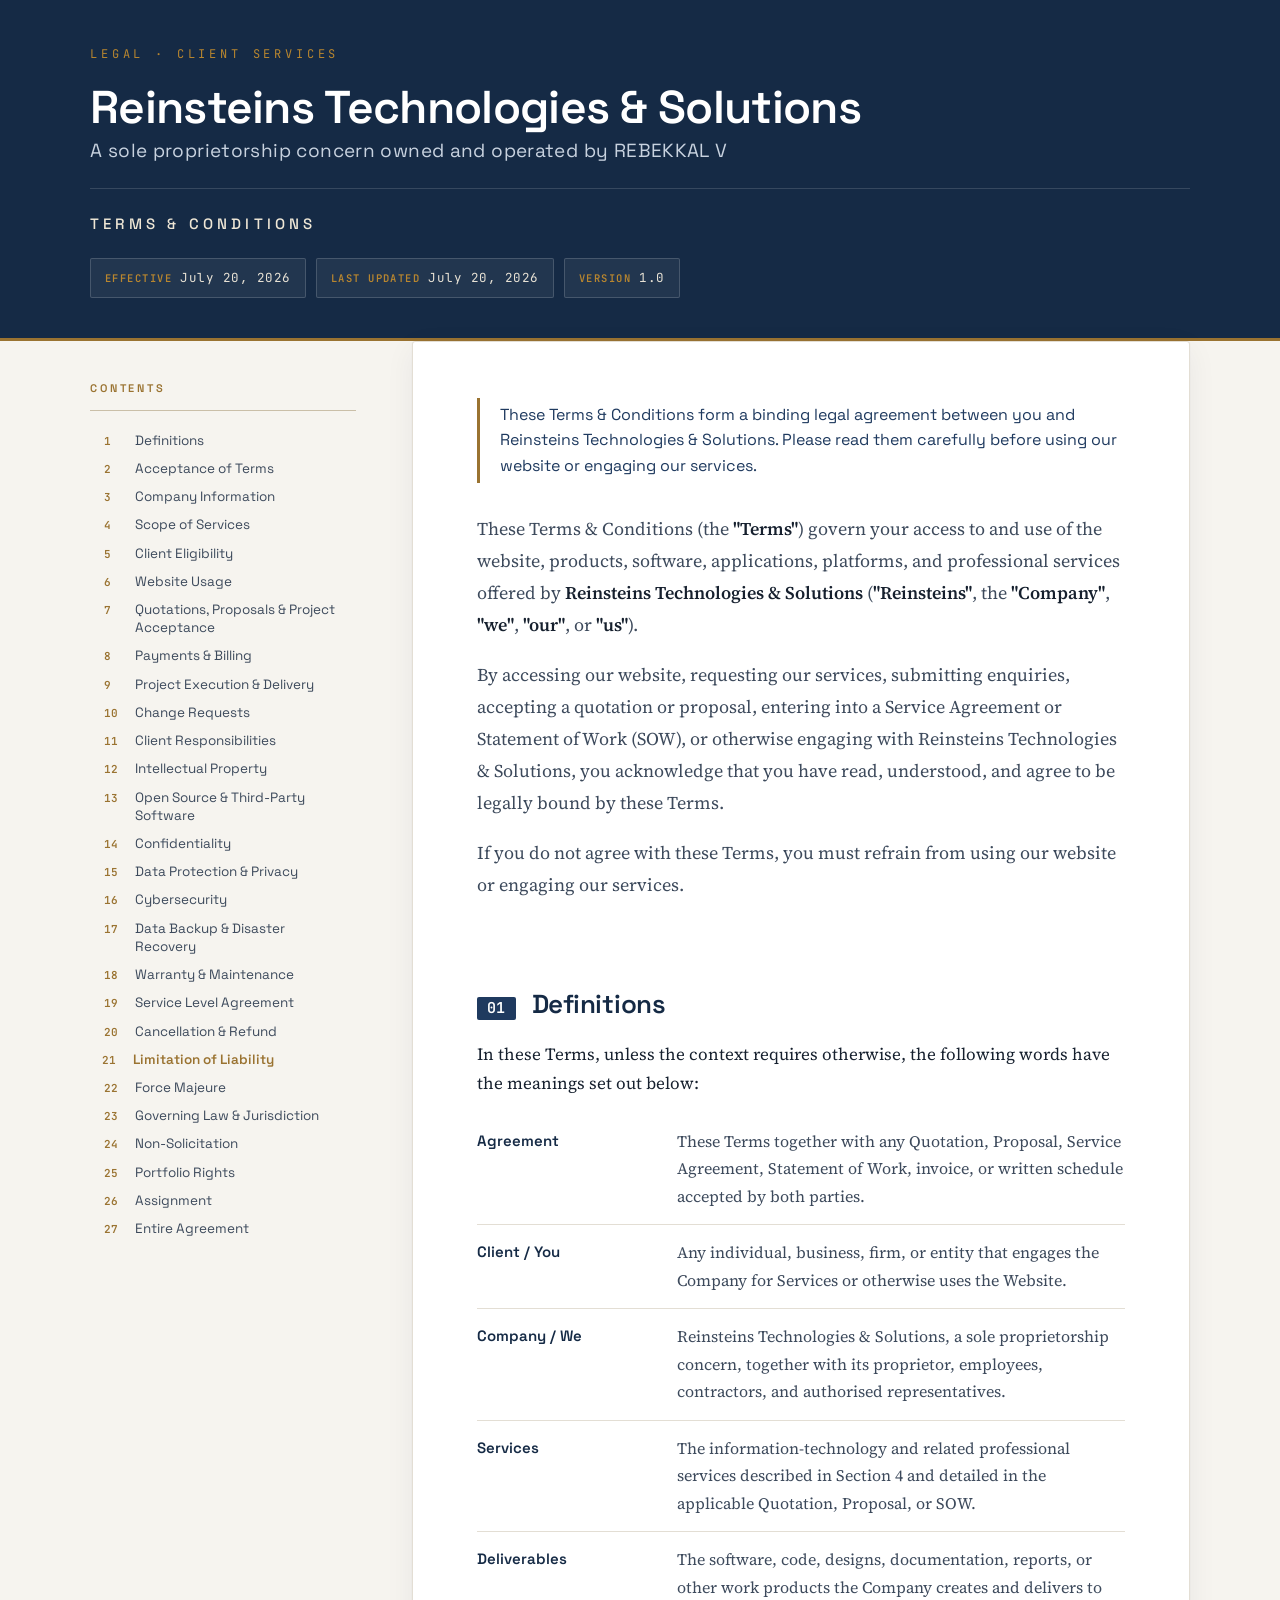
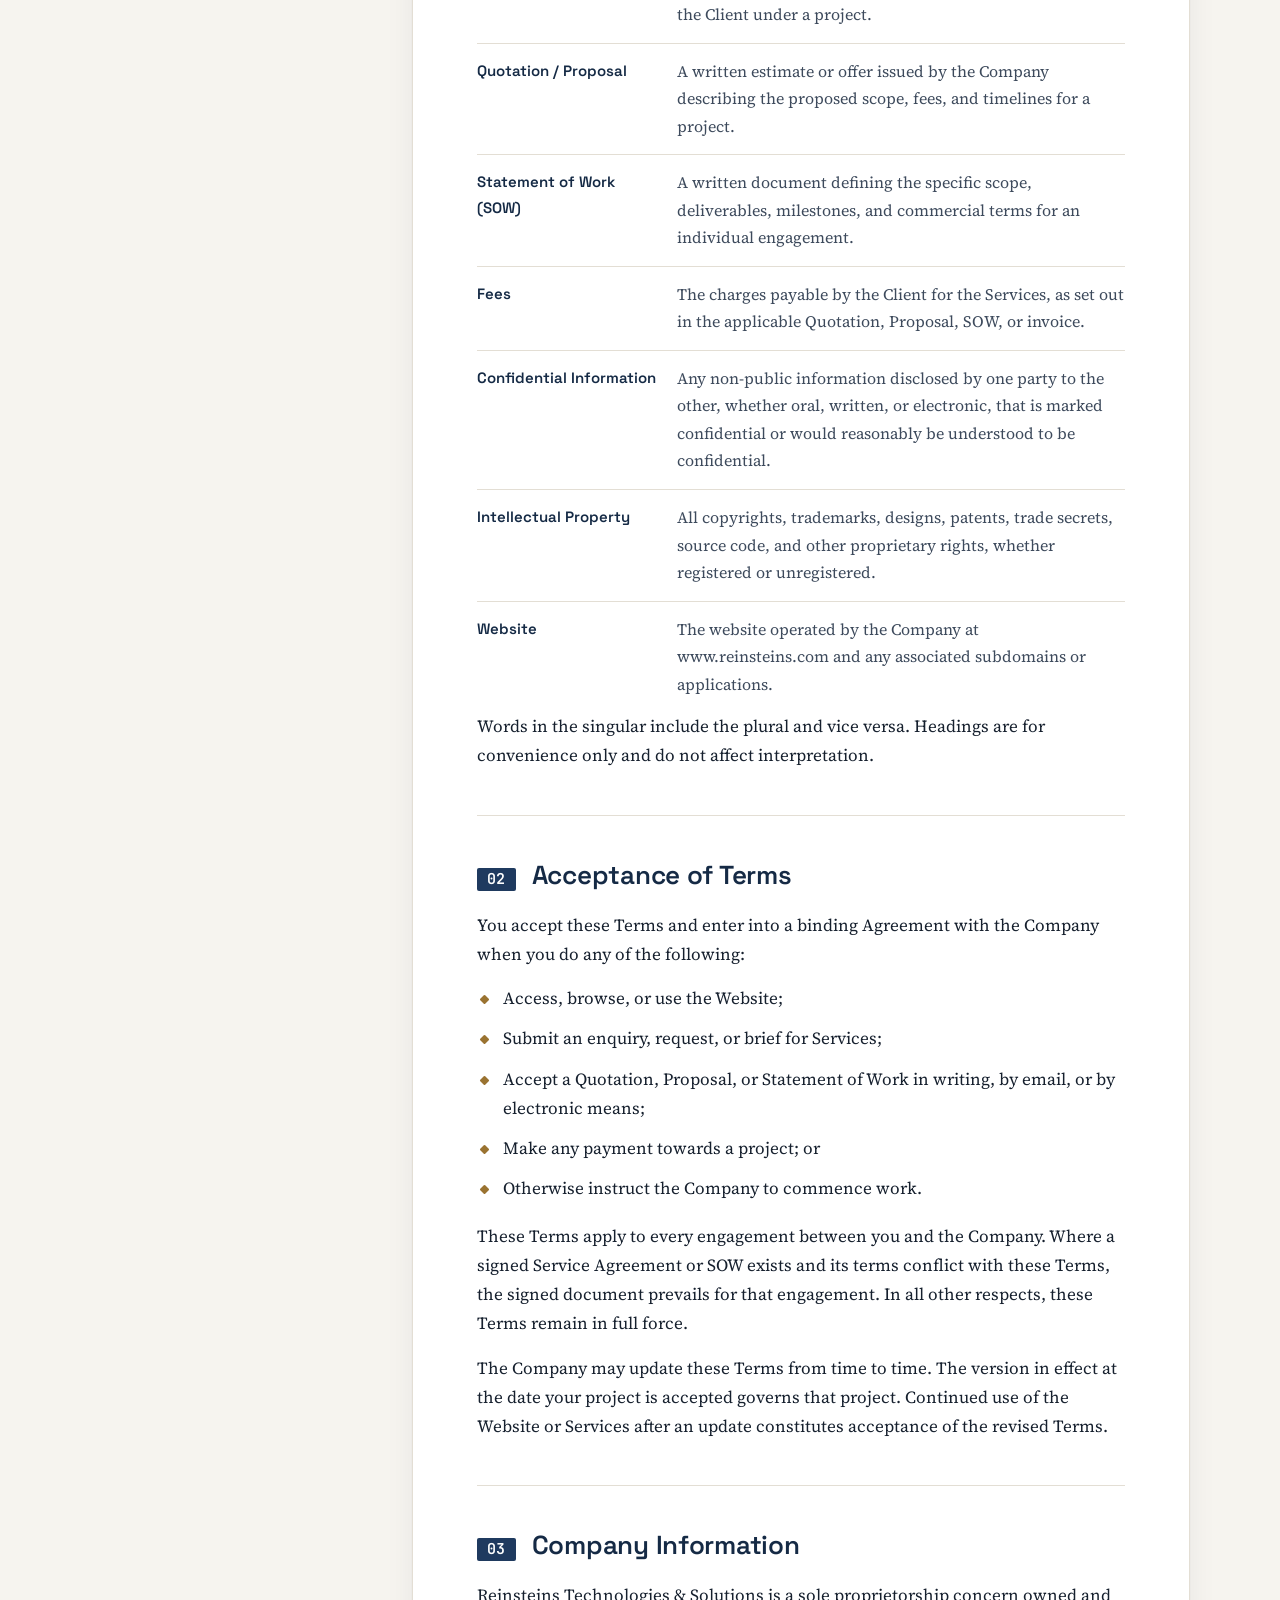
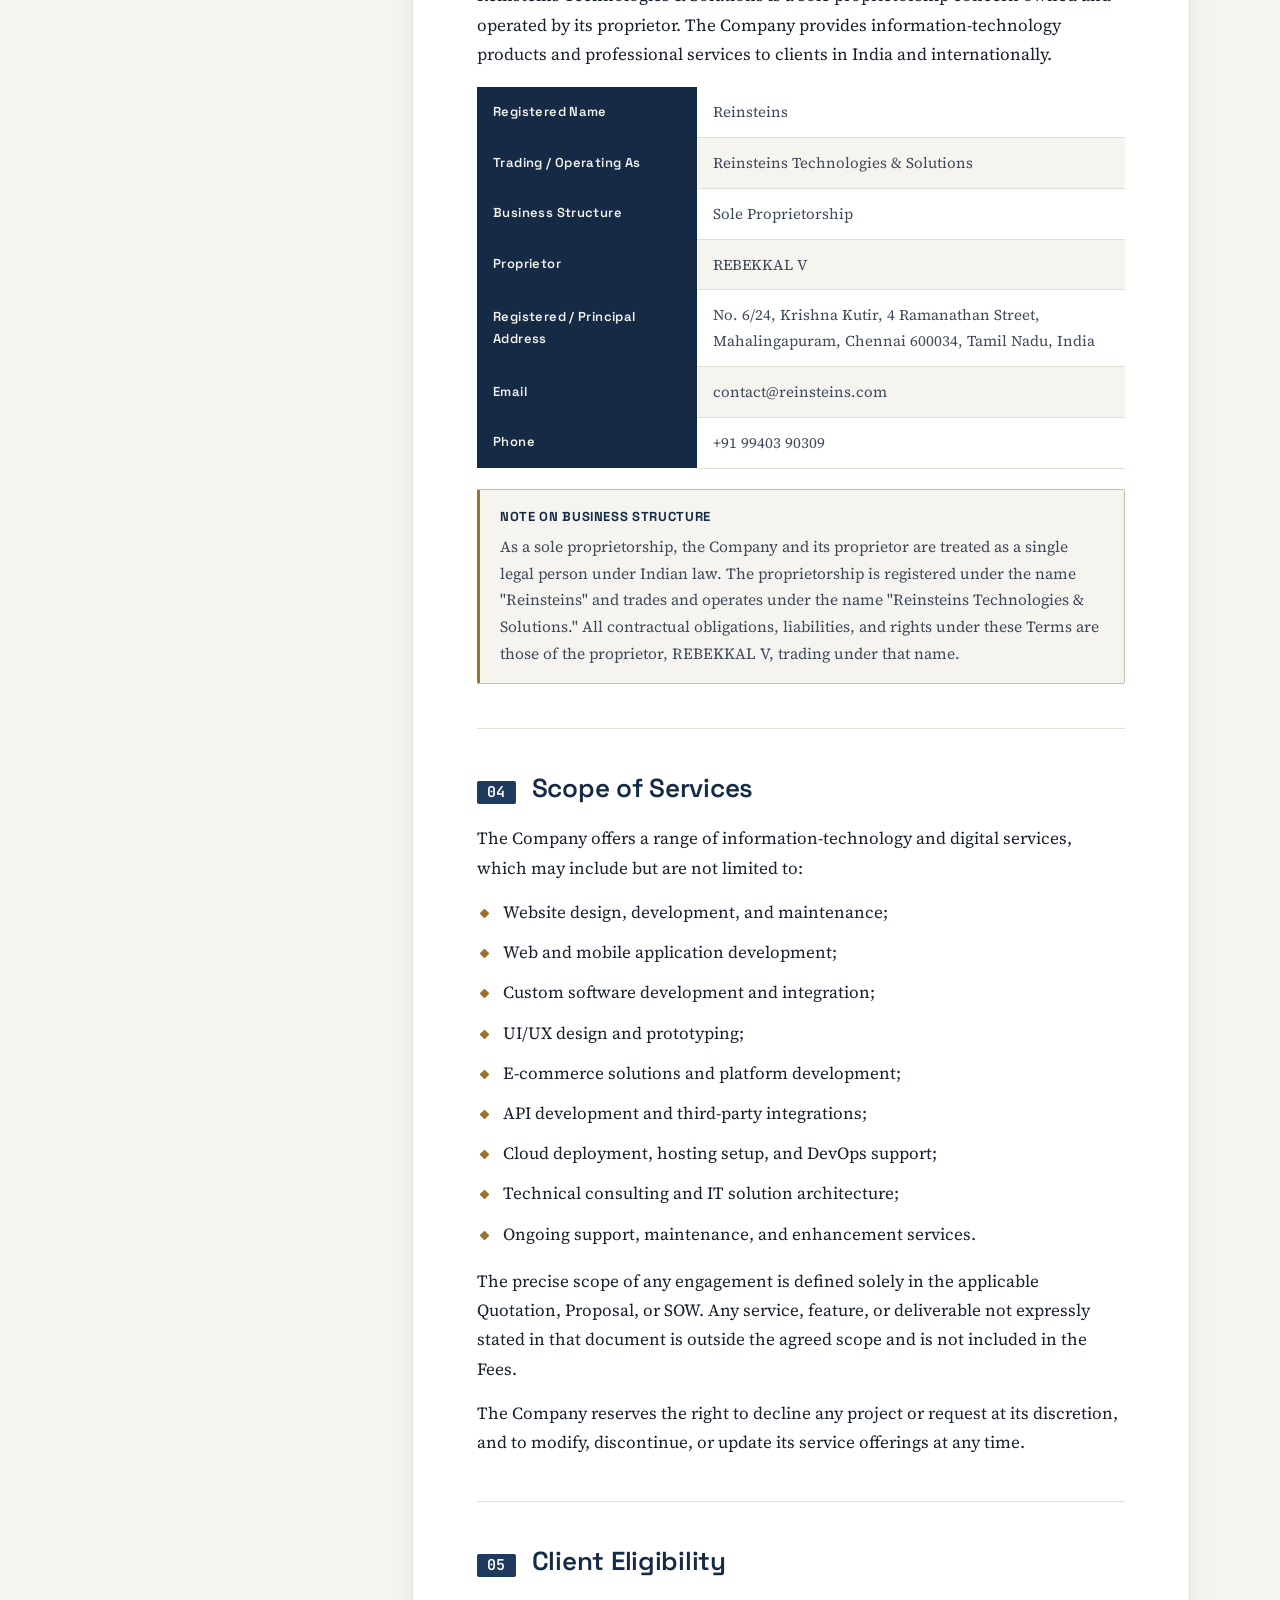
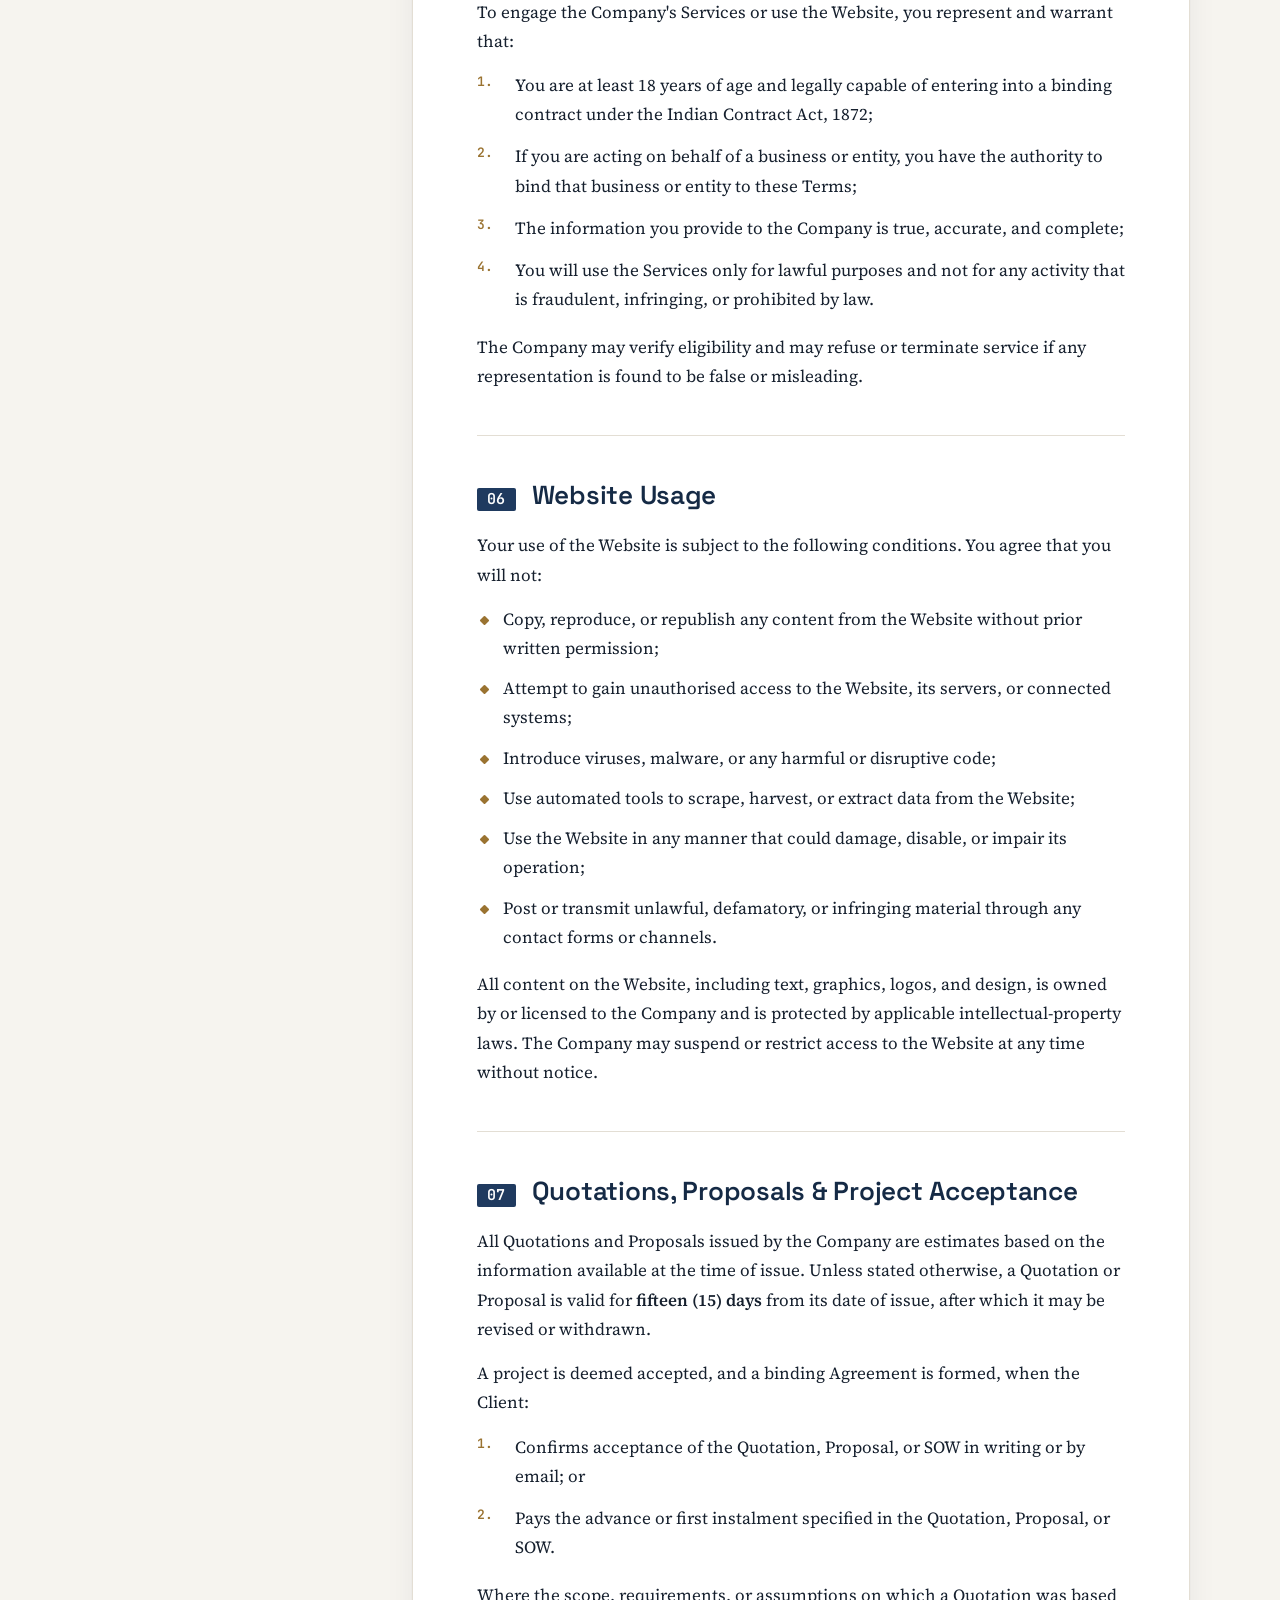
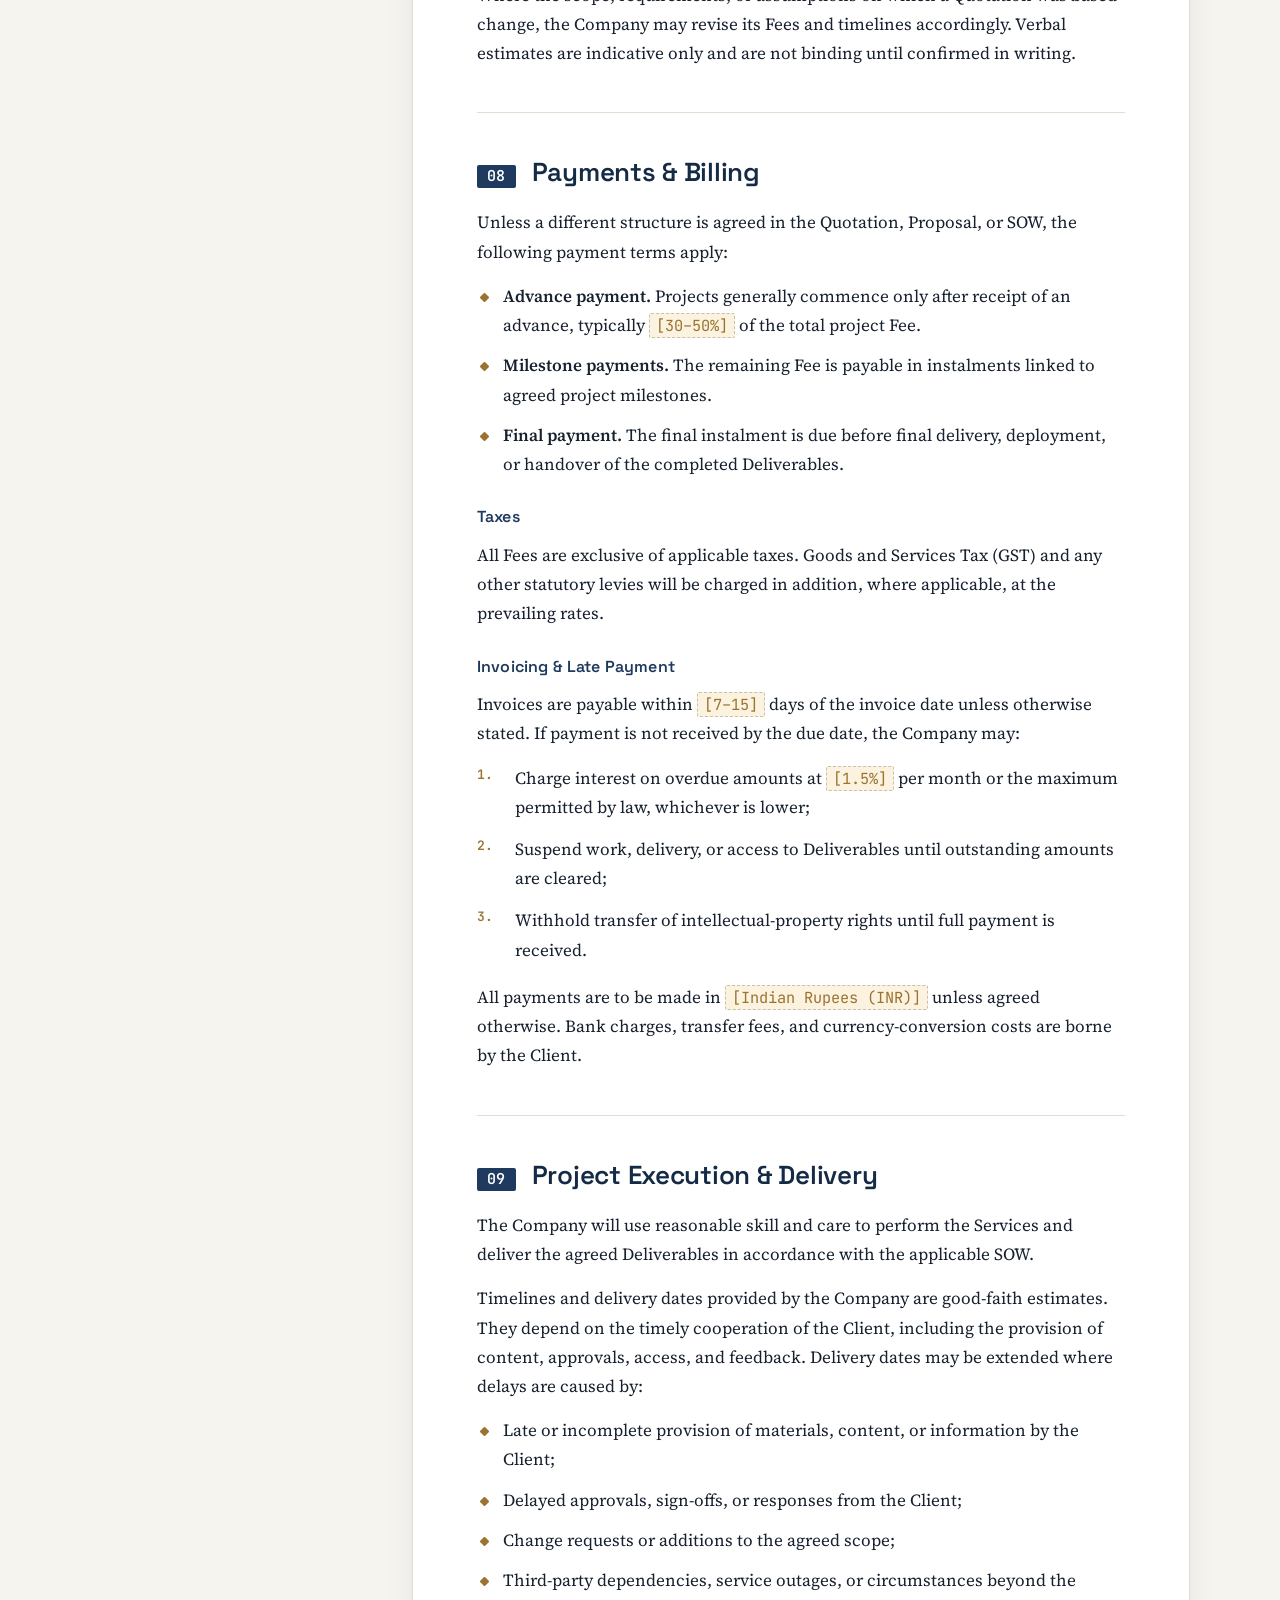
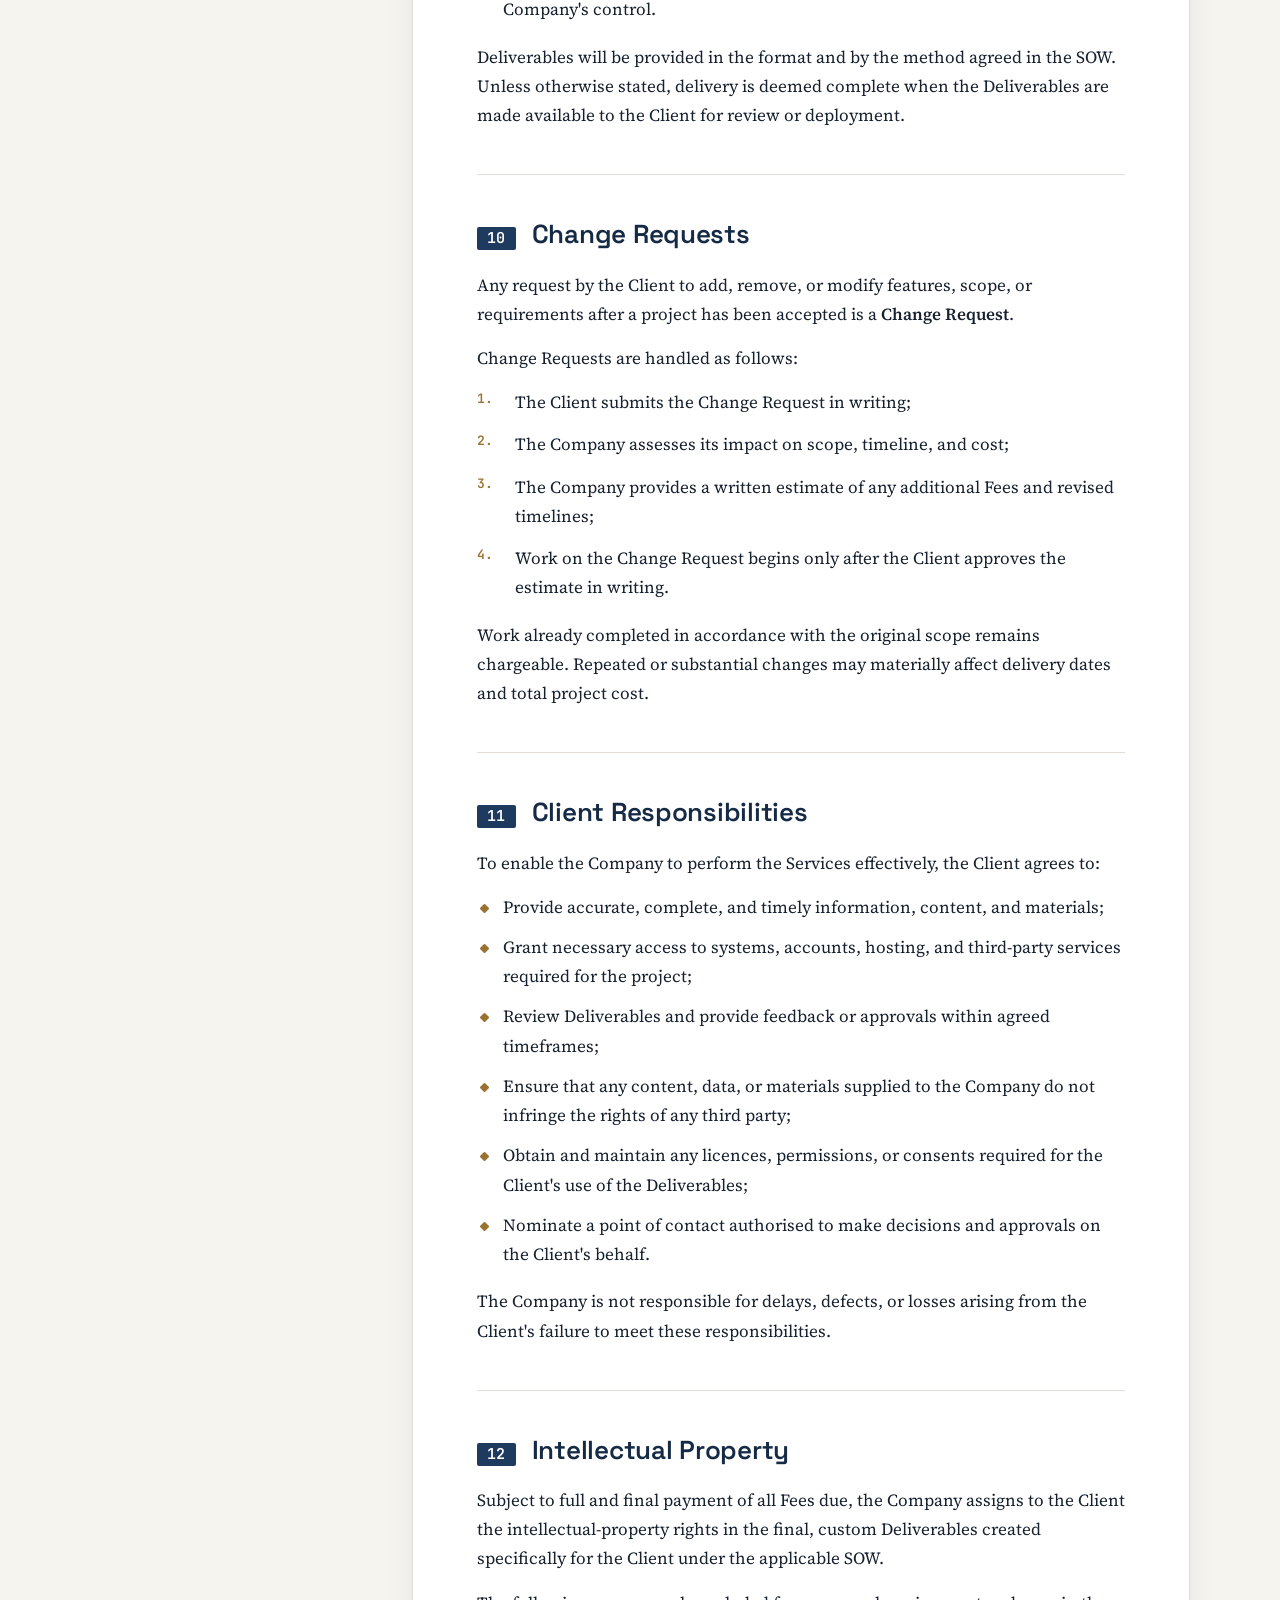
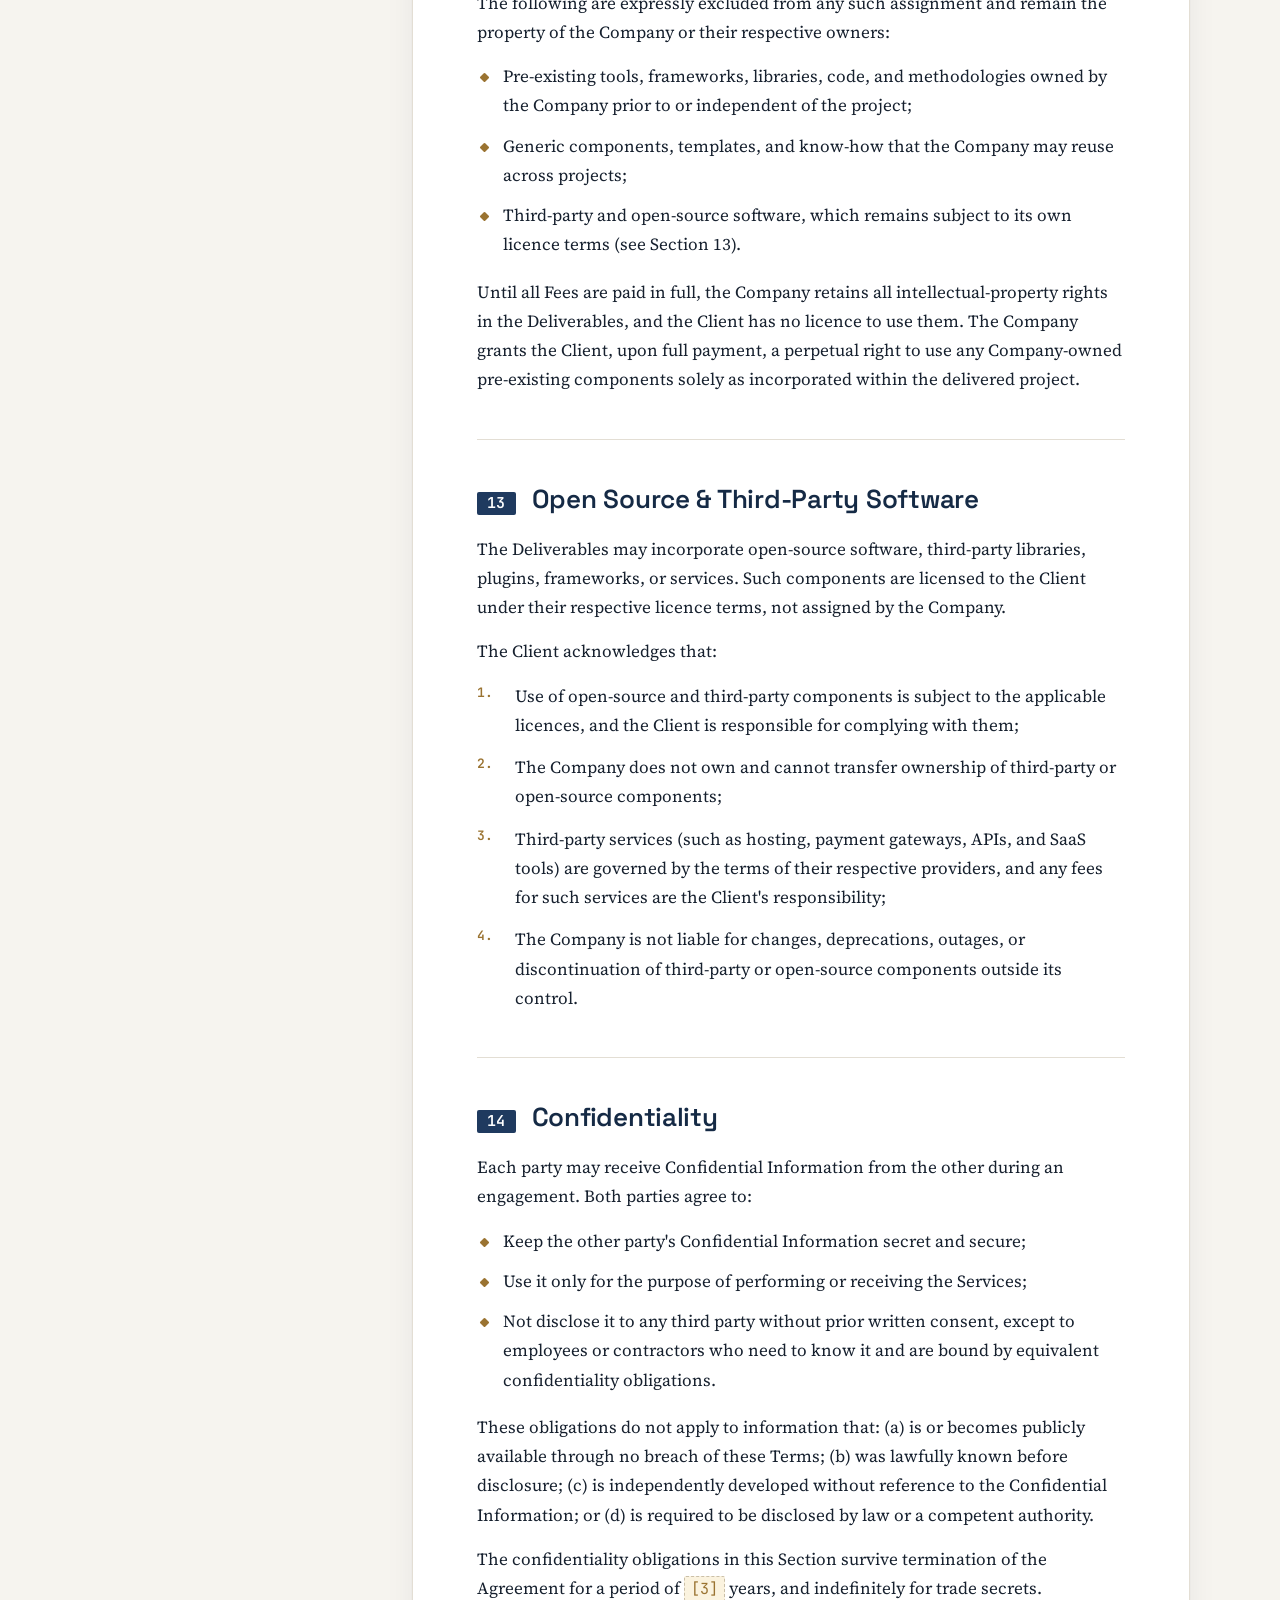
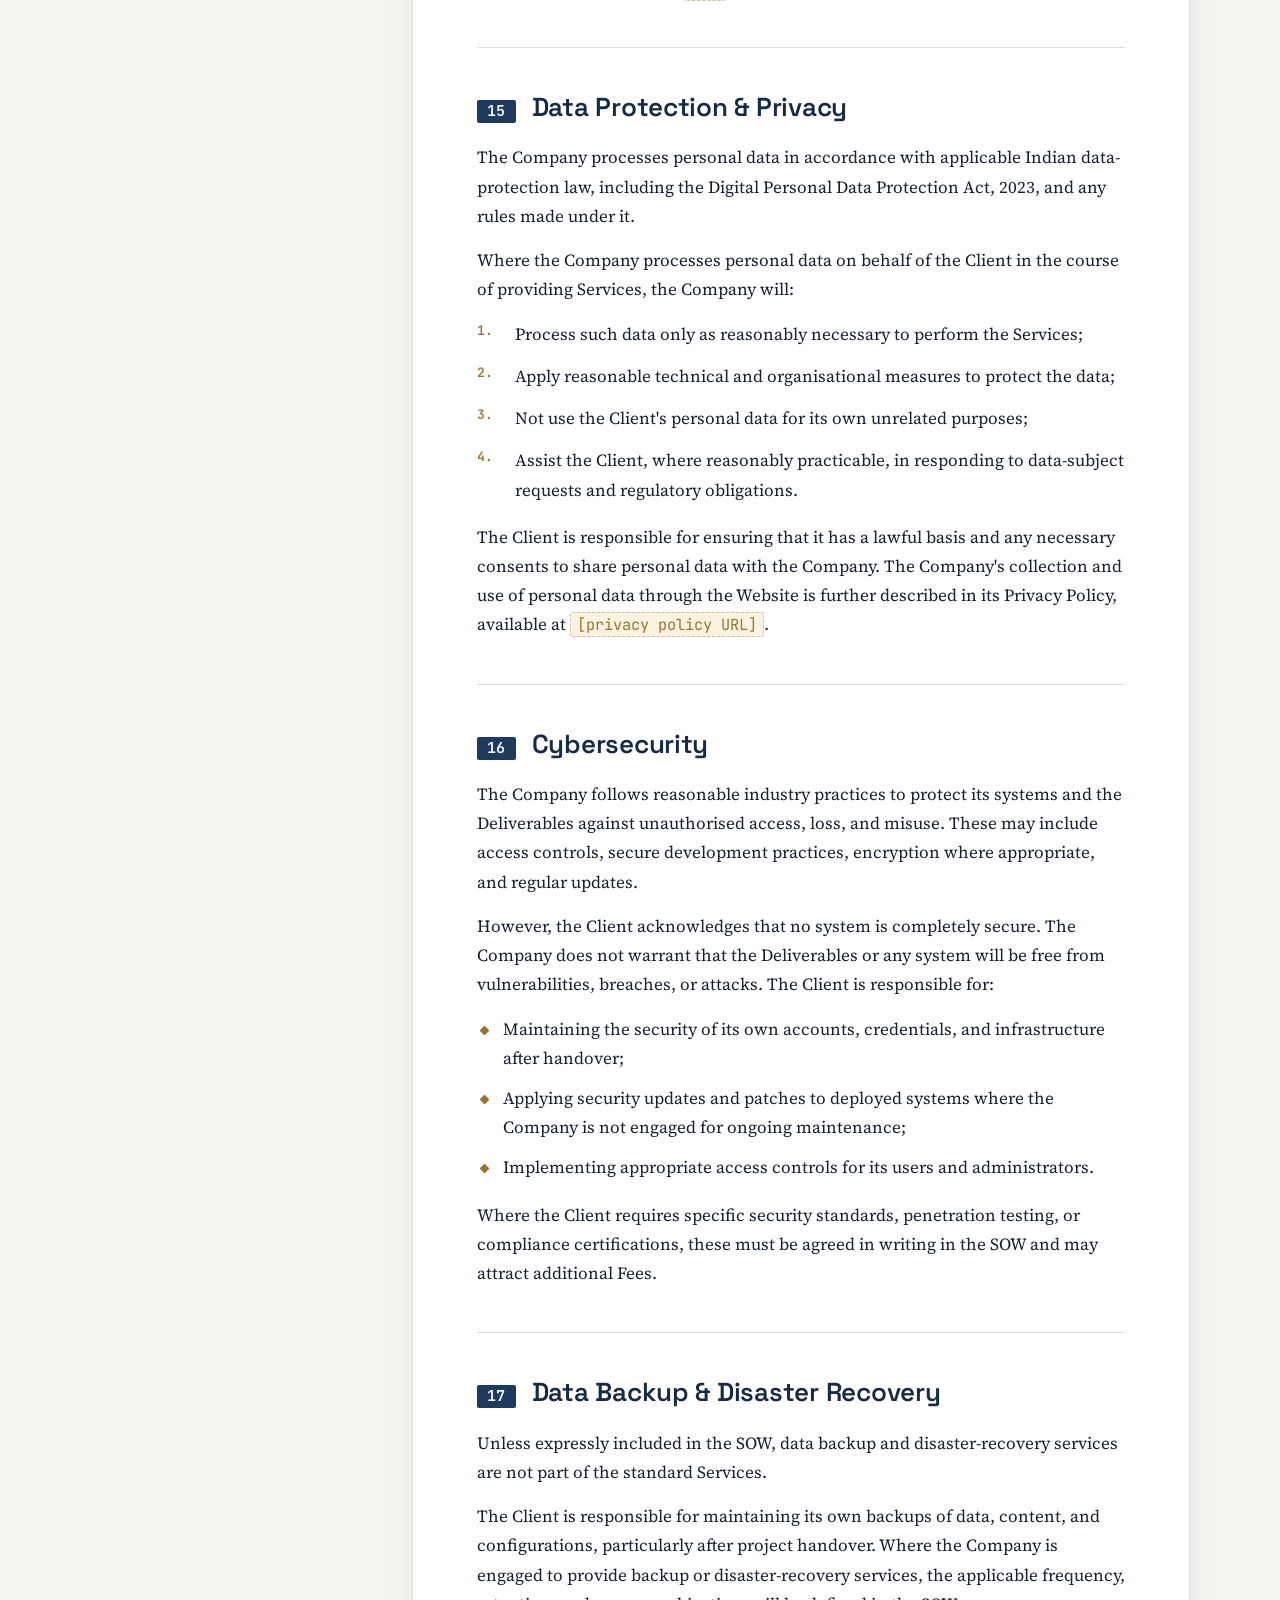
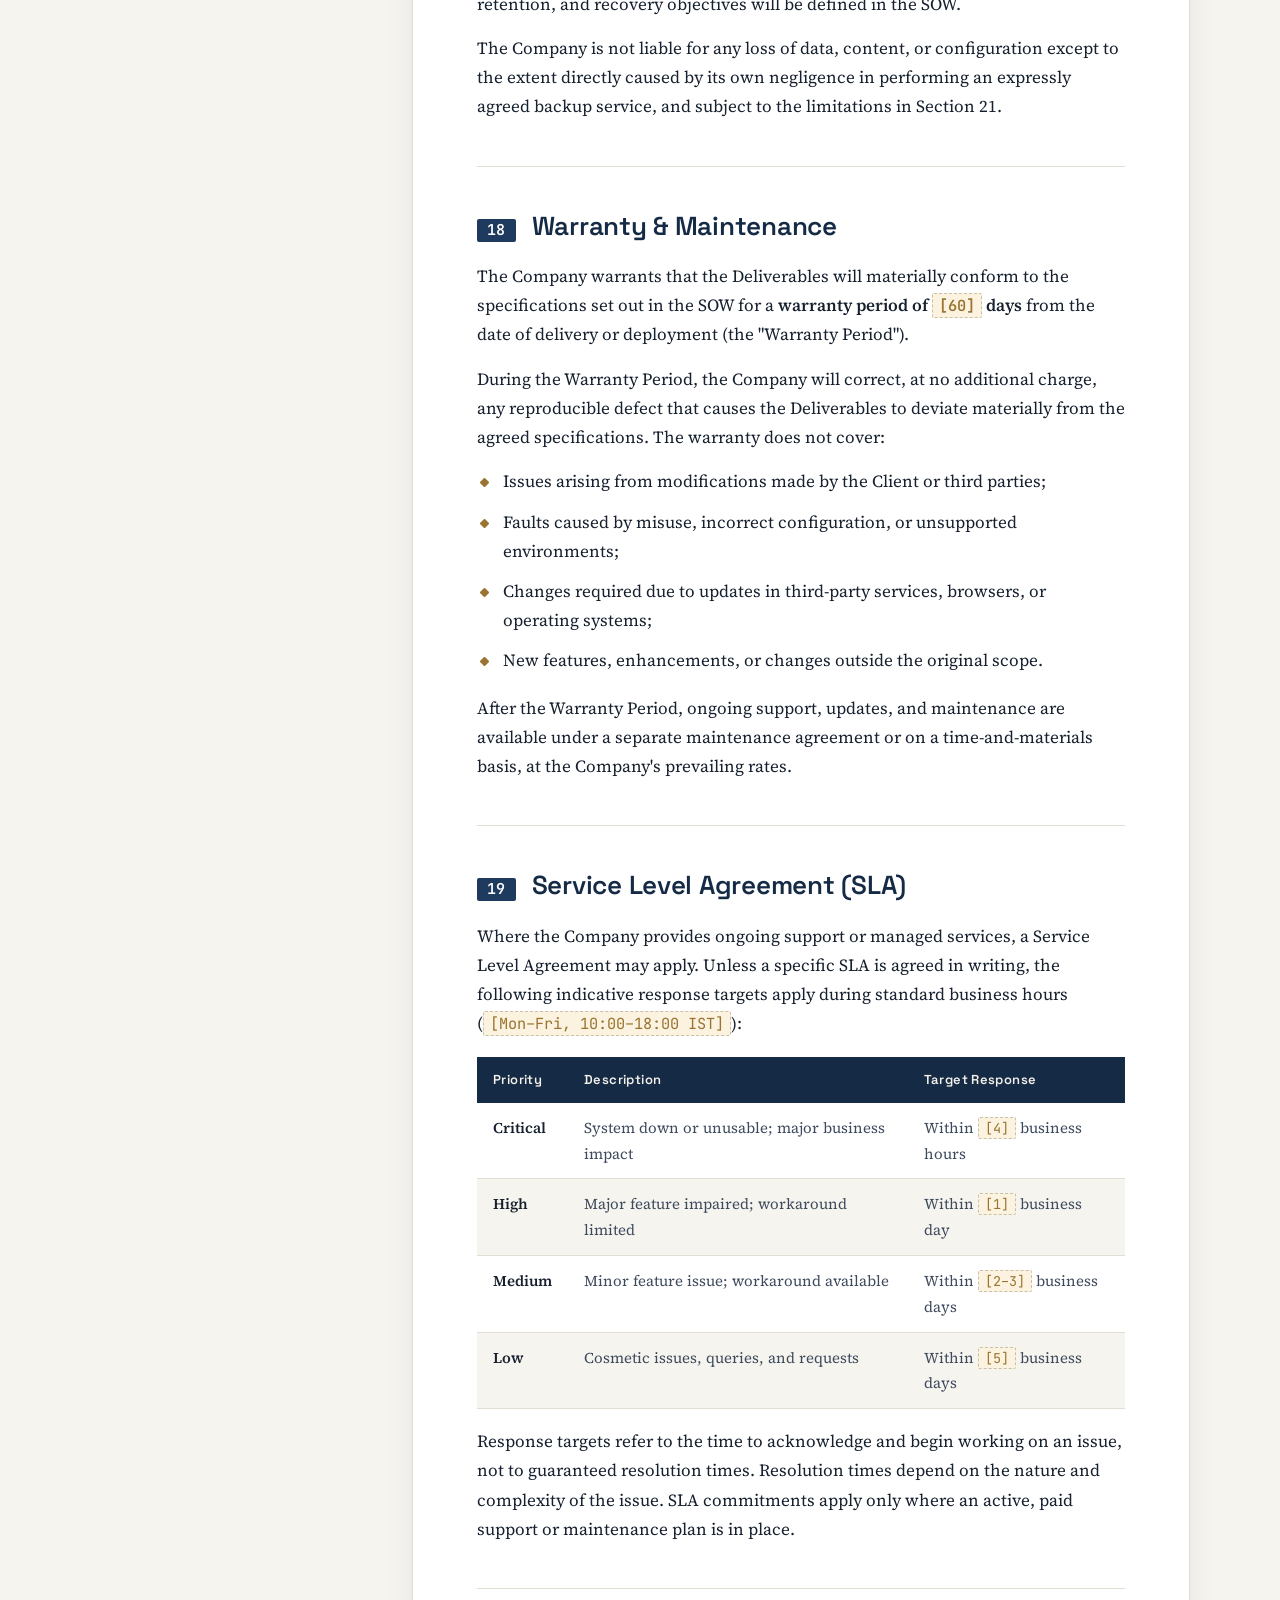
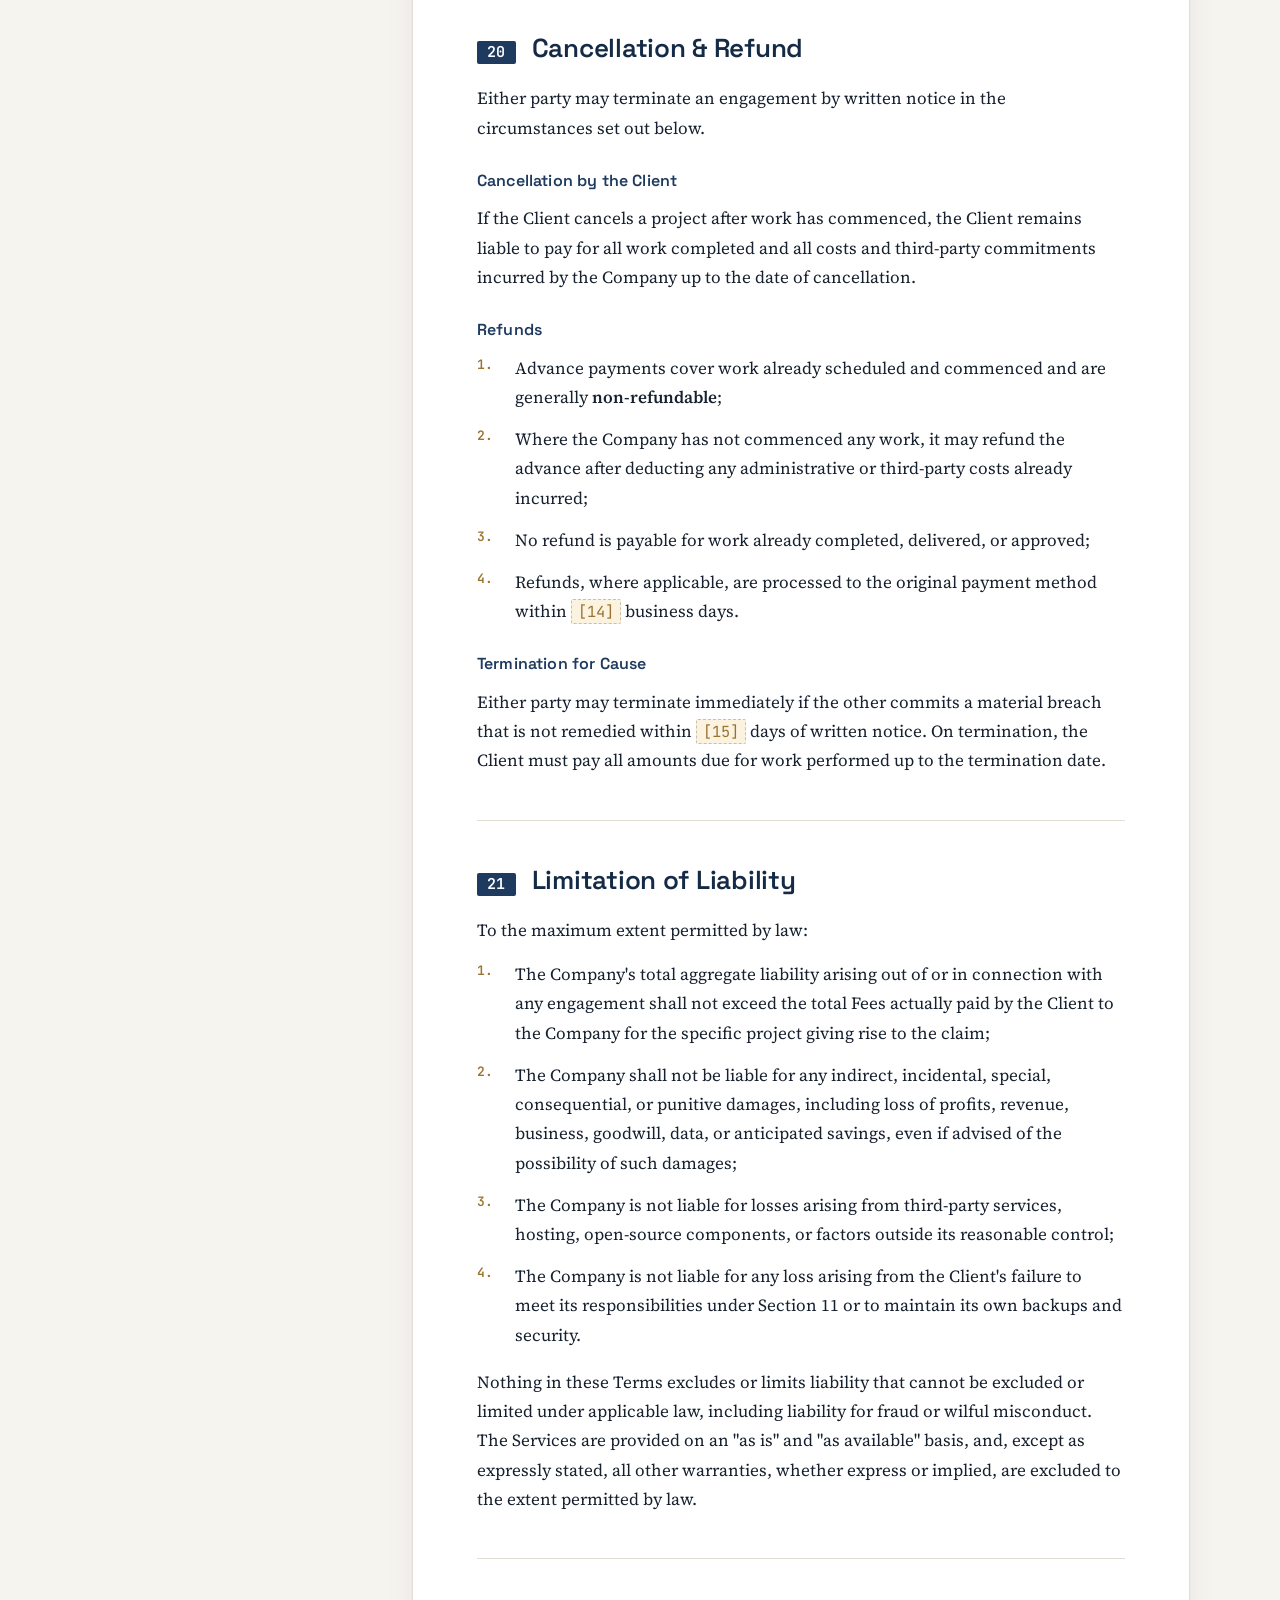
<file: frontend/terms.html>
<!DOCTYPE html>
<html lang="en">
<head>
<meta charset="UTF-8">
<meta name="viewport" content="width=device-width, initial-scale=1.0">
<title>Terms &amp; Conditions — Reinsteins Technologies &amp; Solutions</title>
<link rel="preconnect" href="https://fonts.googleapis.com">
<link rel="preconnect" href="https://fonts.gstatic.com" crossorigin>
<link href="https://fonts.googleapis.com/css2?family=Space+Grotesk:wght@400;500;600;700&family=Source+Serif+4:ital,opsz,wght@0,8..60,400;0,8..60,500;0,8..60,600;1,8..60,400&family=JetBrains+Mono:wght@500;600&display=swap" rel="stylesheet">
<style>
  :root{
    --ink:#16202e;
    --ink-soft:#3d4a5c;
    --steel:#1f3a5f;
    --steel-deep:#152a45;
    --brass:#9a7331;
    --brass-bright:#b8862f;
    --paper:#ffffff;
    --paper-2:#f6f4ef;
    --line:#e3ded4;
    --line-strong:#cabfa8;
    --shadow:0 1px 2px rgba(21,42,69,.06),0 8px 30px rgba(21,42,69,.06);
    --maxw:1180px;
    --display:"Space Grotesk",-apple-system,BlinkMacSystemFont,sans-serif;
    --body:"Source Serif 4",Georgia,serif;
    --mono:"JetBrains Mono",ui-monospace,monospace;
  }
  *{box-sizing:border-box;}
  html{scroll-behavior:smooth;}
  body{
    margin:0;
    background:var(--paper-2);
    color:var(--ink);
    font-family:var(--body);
    font-size:17px;
    line-height:1.72;
    -webkit-font-smoothing:antialiased;
    text-rendering:optimizeLegibility;
  }
 
  /* ---------- Masthead ---------- */
  .masthead{
    background:var(--steel-deep);
    color:#f4f1ea;
    border-bottom:3px solid var(--brass);
  }
  .masthead-inner{
    max-width:var(--maxw);
    margin:0 auto;
    padding:44px 40px 40px;
  }
  .eyebrow{
    font-family:var(--mono);
    font-size:12px;
    letter-spacing:.32em;
    text-transform:uppercase;
    color:var(--brass-bright);
    margin:0 0 18px;
  }
  .brand{
    font-family:var(--display);
    font-weight:600;
    font-size:clamp(28px,4.4vw,46px);
    line-height:1.06;
    letter-spacing:-.015em;
    margin:0 0 6px;
    color:#fff;
  }
  .brand small{
    display:block;
    font-family:var(--display);
    font-weight:400;
    font-size:clamp(15px,2vw,19px);
    letter-spacing:.02em;
    color:#c8d2df;
    margin-top:10px;
  }
  .doc-title{
    font-family:var(--display);
    font-weight:500;
    font-size:15px;
    letter-spacing:.28em;
    text-transform:uppercase;
    color:#efe7d6;
    margin:26px 0 22px;
    padding-top:22px;
    border-top:1px solid rgba(255,255,255,.14);
  }
  .meta-row{
    display:flex;
    flex-wrap:wrap;
    gap:10px;
  }
  .badge{
    display:inline-flex;
    align-items:baseline;
    gap:8px;
    background:rgba(255,255,255,.06);
    border:1px solid rgba(255,255,255,.16);
    border-radius:2px;
    padding:8px 14px;
    font-family:var(--mono);
    font-size:12.5px;
    letter-spacing:.04em;
    color:#e8e2d5;
  }
  .badge b{color:var(--brass-bright);font-weight:600;letter-spacing:.14em;text-transform:uppercase;font-size:10.5px;}
 
  /* ---------- Layout ---------- */
  .layout{
    max-width:var(--maxw);
    margin:0 auto;
    padding:0 40px 90px;
    display:grid;
    grid-template-columns:266px minmax(0,1fr);
    gap:56px;
    align-items:start;
  }
 
  /* ---------- Table of contents ---------- */
  .toc{
    position:sticky;
    top:0;
    align-self:start;
    padding:38px 0 20px;
    max-height:100vh;
    overflow-y:auto;
  }
  .toc h2{
    font-family:var(--display);
    font-size:11px;
    font-weight:600;
    letter-spacing:.26em;
    text-transform:uppercase;
    color:var(--brass);
    margin:0 0 16px;
    padding-bottom:12px;
    border-bottom:1px solid var(--line-strong);
  }
  .toc ol{list-style:none;margin:0;padding:0;counter-reset:toc;}
  .toc li{margin:0;}
  .toc a{
    display:flex;
    gap:11px;
    align-items:baseline;
    padding:5px 10px 5px 0;
    font-family:var(--display);
    font-size:13.5px;
    line-height:1.35;
    color:var(--ink-soft);
    text-decoration:none;
    border-left:2px solid transparent;
    padding-left:12px;
    transition:color .15s,border-color .15s;
  }
  .toc a .n{
    font-family:var(--mono);
    font-size:11px;
    color:var(--brass);
    min-width:20px;
    font-weight:600;
  }
  .toc a:hover{
    color:var(--brass);
    border-left:none;
}
  .toc a.active{
    color:var(--brass);
    font-weight:600;
    border-left:none;
    background:none;
    box-shadow:none;
}
 
  /* ---------- Content ---------- */
  .content{
    background:var(--paper);
    border:1px solid var(--line);
    border-radius:3px;
    box-shadow:var(--shadow);
    padding:56px clamp(28px,5vw,64px) 64px;
  }
  .preamble{
    font-size:18px;
    line-height:1.78;
    color:var(--ink-soft);
  }
  .preamble strong{color:var(--ink);}
  .preamble .lede{
    font-family:var(--display);
    font-weight:400;
    font-size:16px;
    line-height:1.6;
    color:var(--steel);
    border-left:3px solid var(--brass);
    padding:4px 0 4px 20px;
    margin:0 0 30px;
  }
 
  section{
    padding-top:44px;
    margin-top:44px;
    border-top:1px solid var(--line);
    scroll-margin-top:24px;
  }
  section:first-of-type{border-top:none;}
  .sec-head{
    display:flex;
    align-items:baseline;
    gap:16px;
    margin:0 0 20px;
  }
  .sec-num{
    font-family:var(--mono);
    font-weight:600;
    font-size:15px;
    color:var(--paper);
    background:var(--steel);
    padding:4px 10px;
    border-radius:2px;
    line-height:1;
    flex-shrink:0;
    letter-spacing:.02em;
  }
  h1.sec-title{
    font-family:var(--display);
    font-weight:600;
    font-size:clamp(20px,2.6vw,26px);
    letter-spacing:-.01em;
    color:var(--steel-deep);
    margin:0;
    line-height:1.2;
  }
  section p{margin:0 0 15px;}
  section p:last-child{margin-bottom:0;}
  .content strong{color:var(--ink);font-weight:600;}
 
  ul.clean, ol.legal{margin:2px 0 18px;padding-left:0;}
  ul.clean{list-style:none;}
  ul.clean li{
    position:relative;
    padding-left:26px;
    margin-bottom:11px;
  }
  ul.clean li::before{
    content:"";
    position:absolute;
    left:4px;top:12px;
    width:7px;height:7px;
    background:var(--brass);
    border-radius:1px;
    transform:rotate(45deg);
  }
  ol.legal{counter-reset:leg;list-style:none;}
  ol.legal li{
    position:relative;
    padding-left:38px;
    margin-bottom:13px;
    counter-increment:leg;
  }
  ol.legal li::before{
    content:counter(leg,decimal) ".";
    position:absolute;
    left:0;top:0;
    font-family:var(--mono);
    font-size:13px;
    font-weight:600;
    color:var(--brass);
  }
 
  dl.defs{margin:0;}
  dl.defs > div{
    padding:14px 0;
    border-bottom:1px solid var(--line);
    display:grid;
    grid-template-columns:180px 1fr;
    gap:20px;
  }
  dl.defs > div:last-child{border-bottom:none;}
  dl.defs dt{
    font-family:var(--display);
    font-weight:600;
    font-size:15px;
    color:var(--steel-deep);
  }
  dl.defs dd{margin:0;color:var(--ink-soft);font-size:16px;}
 
  .note{
    background:var(--paper-2);
    border:1px solid var(--line-strong);
    border-left:3px solid var(--brass);
    border-radius:2px;
    padding:16px 20px;
    margin:20px 0;
    font-size:15.5px;
    color:var(--ink-soft);
  }
  .note b{color:var(--steel-deep);font-family:var(--display);font-size:13px;letter-spacing:.05em;text-transform:uppercase;display:block;margin-bottom:6px;}
 
  .fill{
    font-family:var(--mono);
    font-size:.9em;
    background:#fbf3df;
    border:1px dashed var(--line-strong);
    border-radius:2px;
    padding:1px 6px;
    color:var(--brass);
    white-space:nowrap;
  }
 
  h3.sub{
    font-family:var(--display);
    font-weight:600;
    font-size:16px;
    color:var(--steel);
    margin:24px 0 10px;
    letter-spacing:.01em;
  }
 
  /* ---------- Table ---------- */
  .tbl-wrap{overflow-x:auto;margin:18px 0;}
  table{border-collapse:collapse;width:100%;font-size:15px;}
  table th{
    background:var(--steel-deep);
    color:#f4f1ea;
    font-family:var(--display);
    font-weight:600;
    font-size:13px;
    letter-spacing:.03em;
    text-align:left;
    padding:12px 16px;
  }
  table td{
    padding:12px 16px;
    border-bottom:1px solid var(--line);
    color:var(--ink-soft);
    vertical-align:top;
  }
  table tr:nth-child(even) td{background:var(--paper-2);}
 
  /* ---------- Footer ---------- */
  .doc-foot{
    max-width:var(--maxw);
    margin:0 auto;
    padding:0 40px 60px;
    text-align:center;
  }
  .doc-foot .rule{height:1px;background:var(--line-strong);margin:0 0 26px;}
  .doc-foot p{
    font-family:var(--display);
    font-size:13px;
    color:var(--ink-soft);
    letter-spacing:.02em;
    margin:6px 0;
  }
  .doc-foot .mark{color:var(--brass);font-weight:600;letter-spacing:.18em;text-transform:uppercase;font-size:11px;}
 
  /* ---------- Responsive ---------- */
  @media (max-width:920px){
    .layout{grid-template-columns:1fr;gap:0;padding:0 20px 60px;}
    .toc{
      position:static;max-height:none;overflow:visible;
      padding:28px 0 8px;margin-bottom:8px;
      border-bottom:1px solid var(--line-strong);
    }
    .toc ol{columns:2;column-gap:24px;}
    .toc a{border-left:none;padding-left:0;}
    .toc a:hover,.toc a.active{border-left:none;}
    .content{padding:36px 22px 44px;}
    .masthead-inner{padding:34px 22px 30px;}
    .doc-foot{padding:0 20px 50px;}
    dl.defs > div{grid-template-columns:1fr;gap:4px;}
  }
  @media (max-width:520px){
    body{font-size:16px;}
    .toc ol{columns:1;}
  }
 
  /* ---------- Print ---------- */
  @media print{
    body{background:#fff;font-size:11pt;}
    .toc{display:none;}
    .layout{display:block;padding:0;max-width:none;}
    .content{border:none;box-shadow:none;padding:0;}
    .masthead{background:#fff;color:#000;border-bottom:2px solid #000;}
    .masthead .brand,.masthead .doc-title,.masthead .eyebrow,.badge{color:#000;}
    .badge{border-color:#999;}
    section{break-inside:avoid;}
    .sec-num{background:#000;color:#fff;}
  }
</style>
</head>
<body>
 
<header class="masthead">
  <div class="masthead-inner">
    <p class="eyebrow">Legal · Client Services</p>
    <h1 class="brand">Reinsteins Technologies &amp; Solutions
      <small>A sole proprietorship concern owned and operated by REBEKKAL V</small>
    </h1>
    <p class="doc-title">Terms &amp; Conditions</p>
    <div class="meta-row">
      <span class="badge"><b>Effective</b> July 20, 2026</span>
      <span class="badge"><b>Last Updated</b> July 20, 2026</span>
      <span class="badge"><b>Version</b> 1.0</span>
    </div>
  </div>
</header>
 
<div class="layout">
 
  <!-- TABLE OF CONTENTS -->
  <nav class="toc" aria-label="Table of contents">
    <h2>Contents</h2>
    <ol>
      <li><a href="#s1"><span class="n">1</span>Definitions</a></li>
      <li><a href="#s2"><span class="n">2</span>Acceptance of Terms</a></li>
      <li><a href="#s3"><span class="n">3</span>Company Information</a></li>
      <li><a href="#s4"><span class="n">4</span>Scope of Services</a></li>
      <li><a href="#s5"><span class="n">5</span>Client Eligibility</a></li>
      <li><a href="#s6"><span class="n">6</span>Website Usage</a></li>
      <li><a href="#s7"><span class="n">7</span>Quotations, Proposals &amp; Project Acceptance</a></li>
      <li><a href="#s8"><span class="n">8</span>Payments &amp; Billing</a></li>
      <li><a href="#s9"><span class="n">9</span>Project Execution &amp; Delivery</a></li>
      <li><a href="#s10"><span class="n">10</span>Change Requests</a></li>
      <li><a href="#s11"><span class="n">11</span>Client Responsibilities</a></li>
      <li><a href="#s12"><span class="n">12</span>Intellectual Property</a></li>
      <li><a href="#s13"><span class="n">13</span>Open Source &amp; Third-Party Software</a></li>
      <li><a href="#s14"><span class="n">14</span>Confidentiality</a></li>
      <li><a href="#s15"><span class="n">15</span>Data Protection &amp; Privacy</a></li>
      <li><a href="#s16"><span class="n">16</span>Cybersecurity</a></li>
      <li><a href="#s17"><span class="n">17</span>Data Backup &amp; Disaster Recovery</a></li>
      <li><a href="#s18"><span class="n">18</span>Warranty &amp; Maintenance</a></li>
      <li><a href="#s19"><span class="n">19</span>Service Level Agreement</a></li>
      <li><a href="#s20"><span class="n">20</span>Cancellation &amp; Refund</a></li>
      <li><a href="#s21"><span class="n">21</span>Limitation of Liability</a></li>
      <li><a href="#s22"><span class="n">22</span>Force Majeure</a></li>
      <li><a href="#s23"><span class="n">23</span>Governing Law &amp; Jurisdiction</a></li>
      <li><a href="#s24"><span class="n">24</span>Non-Solicitation</a></li>
      <li><a href="#s25"><span class="n">25</span>Portfolio Rights</a></li>
      <li><a href="#s26"><span class="n">26</span>Assignment</a></li>
      <li><a href="#s27"><span class="n">27</span>Entire Agreement</a></li>
      <li><a href="#s28"><span class="n">28</span>Severability</a></li>
      <li><a href="#s29"><span class="n">29</span>Waiver</a></li>
      <li><a href="#s30"><span class="n">30</span>Contact Information</a></li>
    </ol>
  </nav>
 
  <!-- MAIN CONTENT -->
  <main class="content">
 
    <!-- PREAMBLE -->
    <div class="preamble">
      <p class="lede">These Terms &amp; Conditions form a binding legal agreement between you and Reinsteins Technologies &amp; Solutions. Please read them carefully before using our website or engaging our services.</p>
      <p>These Terms &amp; Conditions (the <strong>"Terms"</strong>) govern your access to and use of the website, products, software, applications, platforms, and professional services offered by <strong>Reinsteins Technologies &amp; Solutions</strong> (<strong>"Reinsteins"</strong>, the <strong>"Company"</strong>, <strong>"we"</strong>, <strong>"our"</strong>, or <strong>"us"</strong>).</p>
      <p>By accessing our website, requesting our services, submitting enquiries, accepting a quotation or proposal, entering into a Service Agreement or Statement of Work (SOW), or otherwise engaging with Reinsteins Technologies &amp; Solutions, you acknowledge that you have read, understood, and agree to be legally bound by these Terms.</p>
      <p>If you do not agree with these Terms, you must refrain from using our website or engaging our services.</p>
    </div>
 
    <!-- 1. DEFINITIONS -->
    <section id="s1">
      <div class="sec-head"><span class="sec-num">01</span><h1 class="sec-title">Definitions</h1></div>
      <p>In these Terms, unless the context requires otherwise, the following words have the meanings set out below:</p>
      <dl class="defs">
        <div><dt>Agreement</dt><dd>These Terms together with any Quotation, Proposal, Service Agreement, Statement of Work, invoice, or written schedule accepted by both parties.</dd></div>
        <div><dt>Client / You</dt><dd>Any individual, business, firm, or entity that engages the Company for Services or otherwise uses the Website.</dd></div>
        <div><dt>Company / We</dt><dd>Reinsteins Technologies &amp; Solutions, a sole proprietorship concern, together with its proprietor, employees, contractors, and authorised representatives.</dd></div>
        <div><dt>Services</dt><dd>The information-technology and related professional services described in Section 4 and detailed in the applicable Quotation, Proposal, or SOW.</dd></div>
        <div><dt>Deliverables</dt><dd>The software, code, designs, documentation, reports, or other work products the Company creates and delivers to the Client under a project.</dd></div>
        <div><dt>Quotation / Proposal</dt><dd>A written estimate or offer issued by the Company describing the proposed scope, fees, and timelines for a project.</dd></div>
        <div><dt>Statement of Work (SOW)</dt><dd>A written document defining the specific scope, deliverables, milestones, and commercial terms for an individual engagement.</dd></div>
        <div><dt>Fees</dt><dd>The charges payable by the Client for the Services, as set out in the applicable Quotation, Proposal, SOW, or invoice.</dd></div>
        <div><dt>Confidential Information</dt><dd>Any non-public information disclosed by one party to the other, whether oral, written, or electronic, that is marked confidential or would reasonably be understood to be confidential.</dd></div>
        <div><dt>Intellectual Property</dt><dd>All copyrights, trademarks, designs, patents, trade secrets, source code, and other proprietary rights, whether registered or unregistered.</dd></div>
        <div><dt>Website</dt><dd>The website operated by the Company at www.reinsteins.com and any associated subdomains or applications.</dd></div>
      </dl>
      <p>Words in the singular include the plural and vice versa. Headings are for convenience only and do not affect interpretation.</p>
    </section>
 
    <!-- 2. ACCEPTANCE -->
    <section id="s2">
      <div class="sec-head"><span class="sec-num">02</span><h1 class="sec-title">Acceptance of Terms</h1></div>
      <p>You accept these Terms and enter into a binding Agreement with the Company when you do any of the following:</p>
      <ul class="clean">
        <li>Access, browse, or use the Website;</li>
        <li>Submit an enquiry, request, or brief for Services;</li>
        <li>Accept a Quotation, Proposal, or Statement of Work in writing, by email, or by electronic means;</li>
        <li>Make any payment towards a project; or</li>
        <li>Otherwise instruct the Company to commence work.</li>
      </ul>
      <p>These Terms apply to every engagement between you and the Company. Where a signed Service Agreement or SOW exists and its terms conflict with these Terms, the signed document prevails for that engagement. In all other respects, these Terms remain in full force.</p>
      <p>The Company may update these Terms from time to time. The version in effect at the date your project is accepted governs that project. Continued use of the Website or Services after an update constitutes acceptance of the revised Terms.</p>
    </section>
 
    <!-- 3. COMPANY INFORMATION -->
    <section id="s3">
      <div class="sec-head"><span class="sec-num">03</span><h1 class="sec-title">Company Information</h1></div>
      <p>Reinsteins Technologies &amp; Solutions is a sole proprietorship concern owned and operated by its proprietor. The Company provides information-technology products and professional services to clients in India and internationally.</p>
      <div class="tbl-wrap">
        <table>
          <tbody>
            <tr><th style="width:34%">Registered Name</th><td>Reinsteins</td></tr>
            <tr><th>Trading / Operating As</th><td>Reinsteins Technologies &amp; Solutions</td></tr>
            <tr><th>Business Structure</th><td>Sole Proprietorship</td></tr>
            <tr><th>Proprietor</th><td>REBEKKAL V</td></tr>
            <tr><th>Registered / Principal Address</th><td>No. 6/24, Krishna Kutir, 4 Ramanathan Street, Mahalingapuram, Chennai 600034, Tamil Nadu, India</td></tr>
            <tr><th>Email</th><td>contact@reinsteins.com</td></tr>
            <tr><th>Phone</th><td>+91 99403 90309</td></tr>
          </tbody>
        </table>
      </div>
      <div class="note">
        <b>Note on business structure</b>
        As a sole proprietorship, the Company and its proprietor are treated as a single legal person under Indian law. The proprietorship is registered under the name "Reinsteins" and trades and operates under the name "Reinsteins Technologies &amp; Solutions." All contractual obligations, liabilities, and rights under these Terms are those of the proprietor, REBEKKAL V, trading under that name.
      </div>
    </section>
 
    <!-- 4. SCOPE OF SERVICES -->
    <section id="s4">
      <div class="sec-head"><span class="sec-num">04</span><h1 class="sec-title">Scope of Services</h1></div>
      <p>The Company offers a range of information-technology and digital services, which may include but are not limited to:</p>
      <ul class="clean">
        <li>Website design, development, and maintenance;</li>
        <li>Web and mobile application development;</li>
        <li>Custom software development and integration;</li>
        <li>UI/UX design and prototyping;</li>
        <li>E-commerce solutions and platform development;</li>
        <li>API development and third-party integrations;</li>
        <li>Cloud deployment, hosting setup, and DevOps support;</li>
        <li>Technical consulting and IT solution architecture;</li>
        <li>Ongoing support, maintenance, and enhancement services.</li>
      </ul>
      <p>The precise scope of any engagement is defined solely in the applicable Quotation, Proposal, or SOW. Any service, feature, or deliverable not expressly stated in that document is outside the agreed scope and is not included in the Fees.</p>
      <p>The Company reserves the right to decline any project or request at its discretion, and to modify, discontinue, or update its service offerings at any time.</p>
    </section>
 
    <!-- 5. CLIENT ELIGIBILITY -->
    <section id="s5">
      <div class="sec-head"><span class="sec-num">05</span><h1 class="sec-title">Client Eligibility</h1></div>
      <p>To engage the Company's Services or use the Website, you represent and warrant that:</p>
      <ol class="legal">
        <li>You are at least 18 years of age and legally capable of entering into a binding contract under the Indian Contract Act, 1872;</li>
        <li>If you are acting on behalf of a business or entity, you have the authority to bind that business or entity to these Terms;</li>
        <li>The information you provide to the Company is true, accurate, and complete;</li>
        <li>You will use the Services only for lawful purposes and not for any activity that is fraudulent, infringing, or prohibited by law.</li>
      </ol>
      <p>The Company may verify eligibility and may refuse or terminate service if any representation is found to be false or misleading.</p>
    </section>
 
    <!-- 6. WEBSITE USAGE -->
    <section id="s6">
      <div class="sec-head"><span class="sec-num">06</span><h1 class="sec-title">Website Usage</h1></div>
      <p>Your use of the Website is subject to the following conditions. You agree that you will not:</p>
      <ul class="clean">
        <li>Copy, reproduce, or republish any content from the Website without prior written permission;</li>
        <li>Attempt to gain unauthorised access to the Website, its servers, or connected systems;</li>
        <li>Introduce viruses, malware, or any harmful or disruptive code;</li>
        <li>Use automated tools to scrape, harvest, or extract data from the Website;</li>
        <li>Use the Website in any manner that could damage, disable, or impair its operation;</li>
        <li>Post or transmit unlawful, defamatory, or infringing material through any contact forms or channels.</li>
      </ul>
      <p>All content on the Website, including text, graphics, logos, and design, is owned by or licensed to the Company and is protected by applicable intellectual-property laws. The Company may suspend or restrict access to the Website at any time without notice.</p>
    </section>
 
    <!-- 7. QUOTATIONS -->
    <section id="s7">
      <div class="sec-head"><span class="sec-num">07</span><h1 class="sec-title">Quotations, Proposals &amp; Project Acceptance</h1></div>
      <p>All Quotations and Proposals issued by the Company are estimates based on the information available at the time of issue. Unless stated otherwise, a Quotation or Proposal is valid for <strong>fifteen (15) days</strong> from its date of issue, after which it may be revised or withdrawn.</p>
      <p>A project is deemed accepted, and a binding Agreement is formed, when the Client:</p>
      <ol class="legal">
        <li>Confirms acceptance of the Quotation, Proposal, or SOW in writing or by email; or</li>
        <li>Pays the advance or first instalment specified in the Quotation, Proposal, or SOW.</li>
      </ol>
      <p>Where the scope, requirements, or assumptions on which a Quotation was based change, the Company may revise its Fees and timelines accordingly. Verbal estimates are indicative only and are not binding until confirmed in writing.</p>
    </section>
 
    <!-- 8. PAYMENTS -->
    <section id="s8">
      <div class="sec-head"><span class="sec-num">08</span><h1 class="sec-title">Payments &amp; Billing</h1></div>
      <p>Unless a different structure is agreed in the Quotation, Proposal, or SOW, the following payment terms apply:</p>
      <ul class="clean">
        <li><strong>Advance payment.</strong> Projects generally commence only after receipt of an advance, typically <span class="fill">[30–50%]</span> of the total project Fee.</li>
        <li><strong>Milestone payments.</strong> The remaining Fee is payable in instalments linked to agreed project milestones.</li>
        <li><strong>Final payment.</strong> The final instalment is due before final delivery, deployment, or handover of the completed Deliverables.</li>
      </ul>
      <h3 class="sub">Taxes</h3>
      <p>All Fees are exclusive of applicable taxes. Goods and Services Tax (GST) and any other statutory levies will be charged in addition, where applicable, at the prevailing rates.</p>
      <h3 class="sub">Invoicing &amp; Late Payment</h3>
      <p>Invoices are payable within <span class="fill">[7–15]</span> days of the invoice date unless otherwise stated. If payment is not received by the due date, the Company may:</p>
      <ol class="legal">
        <li>Charge interest on overdue amounts at <span class="fill">[1.5%]</span> per month or the maximum permitted by law, whichever is lower;</li>
        <li>Suspend work, delivery, or access to Deliverables until outstanding amounts are cleared;</li>
        <li>Withhold transfer of intellectual-property rights until full payment is received.</li>
      </ol>
      <p>All payments are to be made in <span class="fill">[Indian Rupees (INR)]</span> unless agreed otherwise. Bank charges, transfer fees, and currency-conversion costs are borne by the Client.</p>
    </section>
 
    <!-- 9. PROJECT EXECUTION -->
    <section id="s9">
      <div class="sec-head"><span class="sec-num">09</span><h1 class="sec-title">Project Execution &amp; Delivery</h1></div>
      <p>The Company will use reasonable skill and care to perform the Services and deliver the agreed Deliverables in accordance with the applicable SOW.</p>
      <p>Timelines and delivery dates provided by the Company are good-faith estimates. They depend on the timely cooperation of the Client, including the provision of content, approvals, access, and feedback. Delivery dates may be extended where delays are caused by:</p>
      <ul class="clean">
        <li>Late or incomplete provision of materials, content, or information by the Client;</li>
        <li>Delayed approvals, sign-offs, or responses from the Client;</li>
        <li>Change requests or additions to the agreed scope;</li>
        <li>Third-party dependencies, service outages, or circumstances beyond the Company's control.</li>
      </ul>
      <p>Deliverables will be provided in the format and by the method agreed in the SOW. Unless otherwise stated, delivery is deemed complete when the Deliverables are made available to the Client for review or deployment.</p>
    </section>
 
    <!-- 10. CHANGE REQUESTS -->
    <section id="s10">
      <div class="sec-head"><span class="sec-num">10</span><h1 class="sec-title">Change Requests</h1></div>
      <p>Any request by the Client to add, remove, or modify features, scope, or requirements after a project has been accepted is a <strong>Change Request</strong>.</p>
      <p>Change Requests are handled as follows:</p>
      <ol class="legal">
        <li>The Client submits the Change Request in writing;</li>
        <li>The Company assesses its impact on scope, timeline, and cost;</li>
        <li>The Company provides a written estimate of any additional Fees and revised timelines;</li>
        <li>Work on the Change Request begins only after the Client approves the estimate in writing.</li>
      </ol>
      <p>Work already completed in accordance with the original scope remains chargeable. Repeated or substantial changes may materially affect delivery dates and total project cost.</p>
    </section>
 
    <!-- 11. CLIENT RESPONSIBILITIES -->
    <section id="s11">
      <div class="sec-head"><span class="sec-num">11</span><h1 class="sec-title">Client Responsibilities</h1></div>
      <p>To enable the Company to perform the Services effectively, the Client agrees to:</p>
      <ul class="clean">
        <li>Provide accurate, complete, and timely information, content, and materials;</li>
        <li>Grant necessary access to systems, accounts, hosting, and third-party services required for the project;</li>
        <li>Review Deliverables and provide feedback or approvals within agreed timeframes;</li>
        <li>Ensure that any content, data, or materials supplied to the Company do not infringe the rights of any third party;</li>
        <li>Obtain and maintain any licences, permissions, or consents required for the Client's use of the Deliverables;</li>
        <li>Nominate a point of contact authorised to make decisions and approvals on the Client's behalf.</li>
      </ul>
      <p>The Company is not responsible for delays, defects, or losses arising from the Client's failure to meet these responsibilities.</p>
    </section>
 
    <!-- 12. INTELLECTUAL PROPERTY -->
    <section id="s12">
      <div class="sec-head"><span class="sec-num">12</span><h1 class="sec-title">Intellectual Property</h1></div>
      <p>Subject to full and final payment of all Fees due, the Company assigns to the Client the intellectual-property rights in the final, custom Deliverables created specifically for the Client under the applicable SOW.</p>
      <p>The following are expressly excluded from any such assignment and remain the property of the Company or their respective owners:</p>
      <ul class="clean">
        <li>Pre-existing tools, frameworks, libraries, code, and methodologies owned by the Company prior to or independent of the project;</li>
        <li>Generic components, templates, and know-how that the Company may reuse across projects;</li>
        <li>Third-party and open-source software, which remains subject to its own licence terms (see Section 13).</li>
      </ul>
      <p>Until all Fees are paid in full, the Company retains all intellectual-property rights in the Deliverables, and the Client has no licence to use them. The Company grants the Client, upon full payment, a perpetual right to use any Company-owned pre-existing components solely as incorporated within the delivered project.</p>
    </section>
 
    <!-- 13. OPEN SOURCE -->
    <section id="s13">
      <div class="sec-head"><span class="sec-num">13</span><h1 class="sec-title">Open Source &amp; Third-Party Software</h1></div>
      <p>The Deliverables may incorporate open-source software, third-party libraries, plugins, frameworks, or services. Such components are licensed to the Client under their respective licence terms, not assigned by the Company.</p>
      <p>The Client acknowledges that:</p>
      <ol class="legal">
        <li>Use of open-source and third-party components is subject to the applicable licences, and the Client is responsible for complying with them;</li>
        <li>The Company does not own and cannot transfer ownership of third-party or open-source components;</li>
        <li>Third-party services (such as hosting, payment gateways, APIs, and SaaS tools) are governed by the terms of their respective providers, and any fees for such services are the Client's responsibility;</li>
        <li>The Company is not liable for changes, deprecations, outages, or discontinuation of third-party or open-source components outside its control.</li>
      </ol>
    </section>
 
    <!-- 14. CONFIDENTIALITY -->
    <section id="s14">
      <div class="sec-head"><span class="sec-num">14</span><h1 class="sec-title">Confidentiality</h1></div>
      <p>Each party may receive Confidential Information from the other during an engagement. Both parties agree to:</p>
      <ul class="clean">
        <li>Keep the other party's Confidential Information secret and secure;</li>
        <li>Use it only for the purpose of performing or receiving the Services;</li>
        <li>Not disclose it to any third party without prior written consent, except to employees or contractors who need to know it and are bound by equivalent confidentiality obligations.</li>
      </ul>
      <p>These obligations do not apply to information that: (a) is or becomes publicly available through no breach of these Terms; (b) was lawfully known before disclosure; (c) is independently developed without reference to the Confidential Information; or (d) is required to be disclosed by law or a competent authority.</p>
      <p>The confidentiality obligations in this Section survive termination of the Agreement for a period of <span class="fill">[3]</span> years, and indefinitely for trade secrets.</p>
    </section>
 
    <!-- 15. DATA PROTECTION -->
    <section id="s15">
      <div class="sec-head"><span class="sec-num">15</span><h1 class="sec-title">Data Protection &amp; Privacy</h1></div>
      <p>The Company processes personal data in accordance with applicable Indian data-protection law, including the Digital Personal Data Protection Act, 2023, and any rules made under it.</p>
      <p>Where the Company processes personal data on behalf of the Client in the course of providing Services, the Company will:</p>
      <ol class="legal">
        <li>Process such data only as reasonably necessary to perform the Services;</li>
        <li>Apply reasonable technical and organisational measures to protect the data;</li>
        <li>Not use the Client's personal data for its own unrelated purposes;</li>
        <li>Assist the Client, where reasonably practicable, in responding to data-subject requests and regulatory obligations.</li>
      </ol>
      <p>The Client is responsible for ensuring that it has a lawful basis and any necessary consents to share personal data with the Company. The Company's collection and use of personal data through the Website is further described in its Privacy Policy, available at <span class="fill">[privacy policy URL]</span>.</p>
    </section>
 
    <!-- 16. CYBERSECURITY -->
    <section id="s16">
      <div class="sec-head"><span class="sec-num">16</span><h1 class="sec-title">Cybersecurity</h1></div>
      <p>The Company follows reasonable industry practices to protect its systems and the Deliverables against unauthorised access, loss, and misuse. These may include access controls, secure development practices, encryption where appropriate, and regular updates.</p>
      <p>However, the Client acknowledges that no system is completely secure. The Company does not warrant that the Deliverables or any system will be free from vulnerabilities, breaches, or attacks. The Client is responsible for:</p>
      <ul class="clean">
        <li>Maintaining the security of its own accounts, credentials, and infrastructure after handover;</li>
        <li>Applying security updates and patches to deployed systems where the Company is not engaged for ongoing maintenance;</li>
        <li>Implementing appropriate access controls for its users and administrators.</li>
      </ul>
      <p>Where the Client requires specific security standards, penetration testing, or compliance certifications, these must be agreed in writing in the SOW and may attract additional Fees.</p>
    </section>
 
    <!-- 17. BACKUP & DR -->
    <section id="s17">
      <div class="sec-head"><span class="sec-num">17</span><h1 class="sec-title">Data Backup &amp; Disaster Recovery</h1></div>
      <p>Unless expressly included in the SOW, data backup and disaster-recovery services are not part of the standard Services.</p>
      <p>The Client is responsible for maintaining its own backups of data, content, and configurations, particularly after project handover. Where the Company is engaged to provide backup or disaster-recovery services, the applicable frequency, retention, and recovery objectives will be defined in the SOW.</p>
      <p>The Company is not liable for any loss of data, content, or configuration except to the extent directly caused by its own negligence in performing an expressly agreed backup service, and subject to the limitations in Section 21.</p>
    </section>
 
    <!-- 18. WARRANTY & MAINTENANCE -->
    <section id="s18">
      <div class="sec-head"><span class="sec-num">18</span><h1 class="sec-title">Warranty &amp; Maintenance</h1></div>
      <p>The Company warrants that the Deliverables will materially conform to the specifications set out in the SOW for a <strong>warranty period of <span class="fill">[60]</span> days</strong> from the date of delivery or deployment (the "Warranty Period").</p>
      <p>During the Warranty Period, the Company will correct, at no additional charge, any reproducible defect that causes the Deliverables to deviate materially from the agreed specifications. The warranty does not cover:</p>
      <ul class="clean">
        <li>Issues arising from modifications made by the Client or third parties;</li>
        <li>Faults caused by misuse, incorrect configuration, or unsupported environments;</li>
        <li>Changes required due to updates in third-party services, browsers, or operating systems;</li>
        <li>New features, enhancements, or changes outside the original scope.</li>
      </ul>
      <p>After the Warranty Period, ongoing support, updates, and maintenance are available under a separate maintenance agreement or on a time-and-materials basis, at the Company's prevailing rates.</p>
    </section>
 
    <!-- 19. SLA -->
    <section id="s19">
      <div class="sec-head"><span class="sec-num">19</span><h1 class="sec-title">Service Level Agreement (SLA)</h1></div>
      <p>Where the Company provides ongoing support or managed services, a Service Level Agreement may apply. Unless a specific SLA is agreed in writing, the following indicative response targets apply during standard business hours (<span class="fill">[Mon–Fri, 10:00–18:00 IST]</span>):</p>
      <div class="tbl-wrap">
        <table>
          <thead><tr><th>Priority</th><th>Description</th><th>Target Response</th></tr></thead>
          <tbody>
            <tr><td><strong>Critical</strong></td><td>System down or unusable; major business impact</td><td>Within <span class="fill">[4]</span> business hours</td></tr>
            <tr><td><strong>High</strong></td><td>Major feature impaired; workaround limited</td><td>Within <span class="fill">[1]</span> business day</td></tr>
            <tr><td><strong>Medium</strong></td><td>Minor feature issue; workaround available</td><td>Within <span class="fill">[2–3]</span> business days</td></tr>
            <tr><td><strong>Low</strong></td><td>Cosmetic issues, queries, and requests</td><td>Within <span class="fill">[5]</span> business days</td></tr>
          </tbody>
        </table>
      </div>
      <p>Response targets refer to the time to acknowledge and begin working on an issue, not to guaranteed resolution times. Resolution times depend on the nature and complexity of the issue. SLA commitments apply only where an active, paid support or maintenance plan is in place.</p>
    </section>
 
    <!-- 20. CANCELLATION & REFUND -->
    <section id="s20">
      <div class="sec-head"><span class="sec-num">20</span><h1 class="sec-title">Cancellation &amp; Refund</h1></div>
      <p>Either party may terminate an engagement by written notice in the circumstances set out below.</p>
      <h3 class="sub">Cancellation by the Client</h3>
      <p>If the Client cancels a project after work has commenced, the Client remains liable to pay for all work completed and all costs and third-party commitments incurred by the Company up to the date of cancellation.</p>
      <h3 class="sub">Refunds</h3>
      <ol class="legal">
        <li>Advance payments cover work already scheduled and commenced and are generally <strong>non-refundable</strong>;</li>
        <li>Where the Company has not commenced any work, it may refund the advance after deducting any administrative or third-party costs already incurred;</li>
        <li>No refund is payable for work already completed, delivered, or approved;</li>
        <li>Refunds, where applicable, are processed to the original payment method within <span class="fill">[14]</span> business days.</li>
      </ol>
      <h3 class="sub">Termination for Cause</h3>
      <p>Either party may terminate immediately if the other commits a material breach that is not remedied within <span class="fill">[15]</span> days of written notice. On termination, the Client must pay all amounts due for work performed up to the termination date.</p>
    </section>
 
    <!-- 21. LIMITATION OF LIABILITY -->
    <section id="s21">
      <div class="sec-head"><span class="sec-num">21</span><h1 class="sec-title">Limitation of Liability</h1></div>
      <p>To the maximum extent permitted by law:</p>
      <ol class="legal">
        <li>The Company's total aggregate liability arising out of or in connection with any engagement shall not exceed the total Fees actually paid by the Client to the Company for the specific project giving rise to the claim;</li>
        <li>The Company shall not be liable for any indirect, incidental, special, consequential, or punitive damages, including loss of profits, revenue, business, goodwill, data, or anticipated savings, even if advised of the possibility of such damages;</li>
        <li>The Company is not liable for losses arising from third-party services, hosting, open-source components, or factors outside its reasonable control;</li>
        <li>The Company is not liable for any loss arising from the Client's failure to meet its responsibilities under Section 11 or to maintain its own backups and security.</li>
      </ol>
      <p>Nothing in these Terms excludes or limits liability that cannot be excluded or limited under applicable law, including liability for fraud or wilful misconduct. The Services are provided on an "as is" and "as available" basis, and, except as expressly stated, all other warranties, whether express or implied, are excluded to the extent permitted by law.</p>
    </section>
 
    <!-- 22. FORCE MAJEURE -->
    <section id="s22">
      <div class="sec-head"><span class="sec-num">22</span><h1 class="sec-title">Force Majeure</h1></div>
      <p>The Company is not liable for any delay or failure to perform its obligations where such delay or failure results from events beyond its reasonable control, including but not limited to: acts of God, natural disasters, floods, fire, epidemics or pandemics, war, terrorism, civil unrest, government action, changes in law, strikes, power or internet outages, failures of telecommunications or third-party service providers, cyber-attacks, or hardware failures.</p>
      <p>If a force-majeure event continues for more than <span class="fill">[30]</span> days, either party may terminate the affected engagement by written notice, in which case the Client remains liable for work performed up to the date of the event.</p>
    </section>
 
    <!-- 23. GOVERNING LAW -->
    <section id="s23">
      <div class="sec-head"><span class="sec-num">23</span><h1 class="sec-title">Governing Law &amp; Jurisdiction</h1></div>
      <p>These Terms and any dispute or claim arising out of or in connection with them, including any engagement between the parties, are governed by and construed in accordance with the laws of <strong>India</strong>.</p>
      <p>Subject to the dispute-resolution provisions below, the courts at Chennai, Tamil Nadu shall have exclusive jurisdiction over any dispute arising under these Terms.</p>
      <h3 class="sub">Dispute Resolution</h3>
      <p>The parties will first attempt to resolve any dispute amicably through good-faith discussions. If the dispute is not resolved within <span class="fill">[30]</span> days, it may be referred to arbitration by a sole arbitrator in accordance with the Arbitration and Conciliation Act, 1996. The seat and venue of arbitration shall be Chennai, India, and the proceedings shall be conducted in English.</p>
    </section>
 
    <!-- 24. NON-SOLICITATION -->
    <section id="s24">
      <div class="sec-head"><span class="sec-num">24</span><h1 class="sec-title">Non-Solicitation</h1></div>
      <p>During the term of any engagement and for a period of <span class="fill">[12]</span> months after its conclusion, the Client agrees not to, directly or indirectly, solicit, hire, or engage any employee, contractor, or team member of the Company who was involved in providing the Services, without the Company's prior written consent.</p>
      <p>If the Client breaches this provision, the parties agree that a reasonable pre-estimate of the Company's loss shall be payable, as may be specified in the applicable SOW or as determined under applicable law.</p>
    </section>
 
    <!-- 25. PORTFOLIO RIGHTS -->
    <section id="s25">
      <div class="sec-head"><span class="sec-num">25</span><h1 class="sec-title">Portfolio Rights</h1></div>
      <p>Unless the Client requests otherwise in writing, the Company reserves the right to:</p>
      <ul class="clean">
        <li>Display and describe the completed project in its portfolio, website, and marketing materials;</li>
        <li>Reference the Client's name and logo as a client of the Company;</li>
        <li>Include screenshots, case studies, or general descriptions of the work performed.</li>
      </ul>
      <p>The Company will not disclose any Confidential Information in doing so. If the Client wishes to keep an engagement confidential, it must notify the Company in writing before the project begins.</p>
    </section>
 
    <!-- 26. ASSIGNMENT -->
    <section id="s26">
      <div class="sec-head"><span class="sec-num">26</span><h1 class="sec-title">Assignment</h1></div>
      <p>The Client may not assign, transfer, or subcontract any of its rights or obligations under these Terms without the Company's prior written consent.</p>
      <p>The Company may assign or subcontract any part of the Services to qualified third parties or contractors, provided that the Company remains responsible for the performance of its obligations. The Company may also assign these Terms in connection with a transfer or restructuring of its business.</p>
    </section>
 
    <!-- 27. ENTIRE AGREEMENT -->
    <section id="s27">
      <div class="sec-head"><span class="sec-num">27</span><h1 class="sec-title">Entire Agreement</h1></div>
      <p>These Terms, together with the applicable Quotation, Proposal, SOW, and any documents expressly referred to in them, constitute the entire agreement between the parties regarding the Services and supersede all prior discussions, representations, understandings, and agreements, whether oral or written.</p>
      <p>No representation or statement not expressly set out in these Terms or the applicable engagement documents shall be binding on the Company, except in the case of fraud.</p>
    </section>
 
    <!-- 28. SEVERABILITY -->
    <section id="s28">
      <div class="sec-head"><span class="sec-num">28</span><h1 class="sec-title">Severability</h1></div>
      <p>If any provision of these Terms is held to be invalid, illegal, or unenforceable by a court or competent authority, that provision shall be deemed modified to the minimum extent necessary to make it valid and enforceable, or, if it cannot be so modified, severed from these Terms.</p>
      <p>The invalidity or unenforceability of any provision shall not affect the validity or enforceability of the remaining provisions, which shall continue in full force and effect.</p>
    </section>
 
    <!-- 29. WAIVER -->
    <section id="s29">
      <div class="sec-head"><span class="sec-num">29</span><h1 class="sec-title">Waiver</h1></div>
      <p>No failure or delay by the Company in exercising any right or remedy under these Terms shall operate as a waiver of that right or remedy, nor shall any single or partial exercise prevent any further exercise of it.</p>
      <p>A waiver of any provision or breach is effective only if made in writing and signed by the Company, and applies only to the specific instance for which it is given.</p>
    </section>
 
    <!-- 30. CONTACT -->
    <section id="s30">
      <div class="sec-head"><span class="sec-num">30</span><h1 class="sec-title">Contact Information</h1></div>
      <p>For any questions, notices, or concerns regarding these Terms or the Services, please contact:</p>
      <div class="tbl-wrap">
        <table>
          <tbody>
            <tr><th style="width:34%">Company</th><td>Reinsteins Technologies &amp; Solutions</td></tr>
            <tr><th>Attention</th><td>REBEKKAL V </td></tr>
            <tr><th>Address</th><td>No. 6/24, Krishna Kutir, 4 Ramanathan Street, Mahalingapuram, Chennai 600034, Tamil Nadu, India</td></tr>
            <tr><th>Email</th><td>contact@reinsteins.com</td></tr>
            <tr><th>Phone</th><td>+91 99403 90309</td></tr>
            <tr><th>Business Hours</th><td><span class="fill">[Mon–Fri, 10:00–18:00 IST]</span></td></tr>
          </tbody>
        </table>
      </div>
      <p>Written notices under these Terms should be sent to the email or postal address above and are deemed received on the next business day for email, or three business days after posting for physical mail.</p>
    </section>
 
  </main>
</div>
 
<footer class="doc-foot">
  <div class="rule"></div>
  <p class="mark">Reinsteins Technologies &amp; Solutions</p>
  <p>Terms &amp; Conditions · Version 1.0 · Effective July 20, 2026</p>
  <p>© 2026 Reinsteins Technologies &amp; Solutions. All rights reserved.</p>
</footer>
 
<script>
  // Highlight the current section in the table of contents
  (function(){
    var links = Array.prototype.slice.call(document.querySelectorAll('.toc a'));
    var map = {};
    links.forEach(function(a){ map[a.getAttribute('href').slice(1)] = a; });
    var sections = Array.prototype.slice.call(document.querySelectorAll('section[id]'));
    if(!('IntersectionObserver' in window)) return;
    var obs = new IntersectionObserver(function(entries){
      entries.forEach(function(e){
        if(e.isIntersecting){
          links.forEach(function(l){ l.classList.remove('active'); });
          var active = map[e.target.id];
          if(active) active.classList.add('active');
        }
      });
    }, {rootMargin:'-10% 0px -80% 0px', threshold:0});
    sections.forEach(function(s){ obs.observe(s); });
  })();
</script>
 
</body>
</html>
</file>
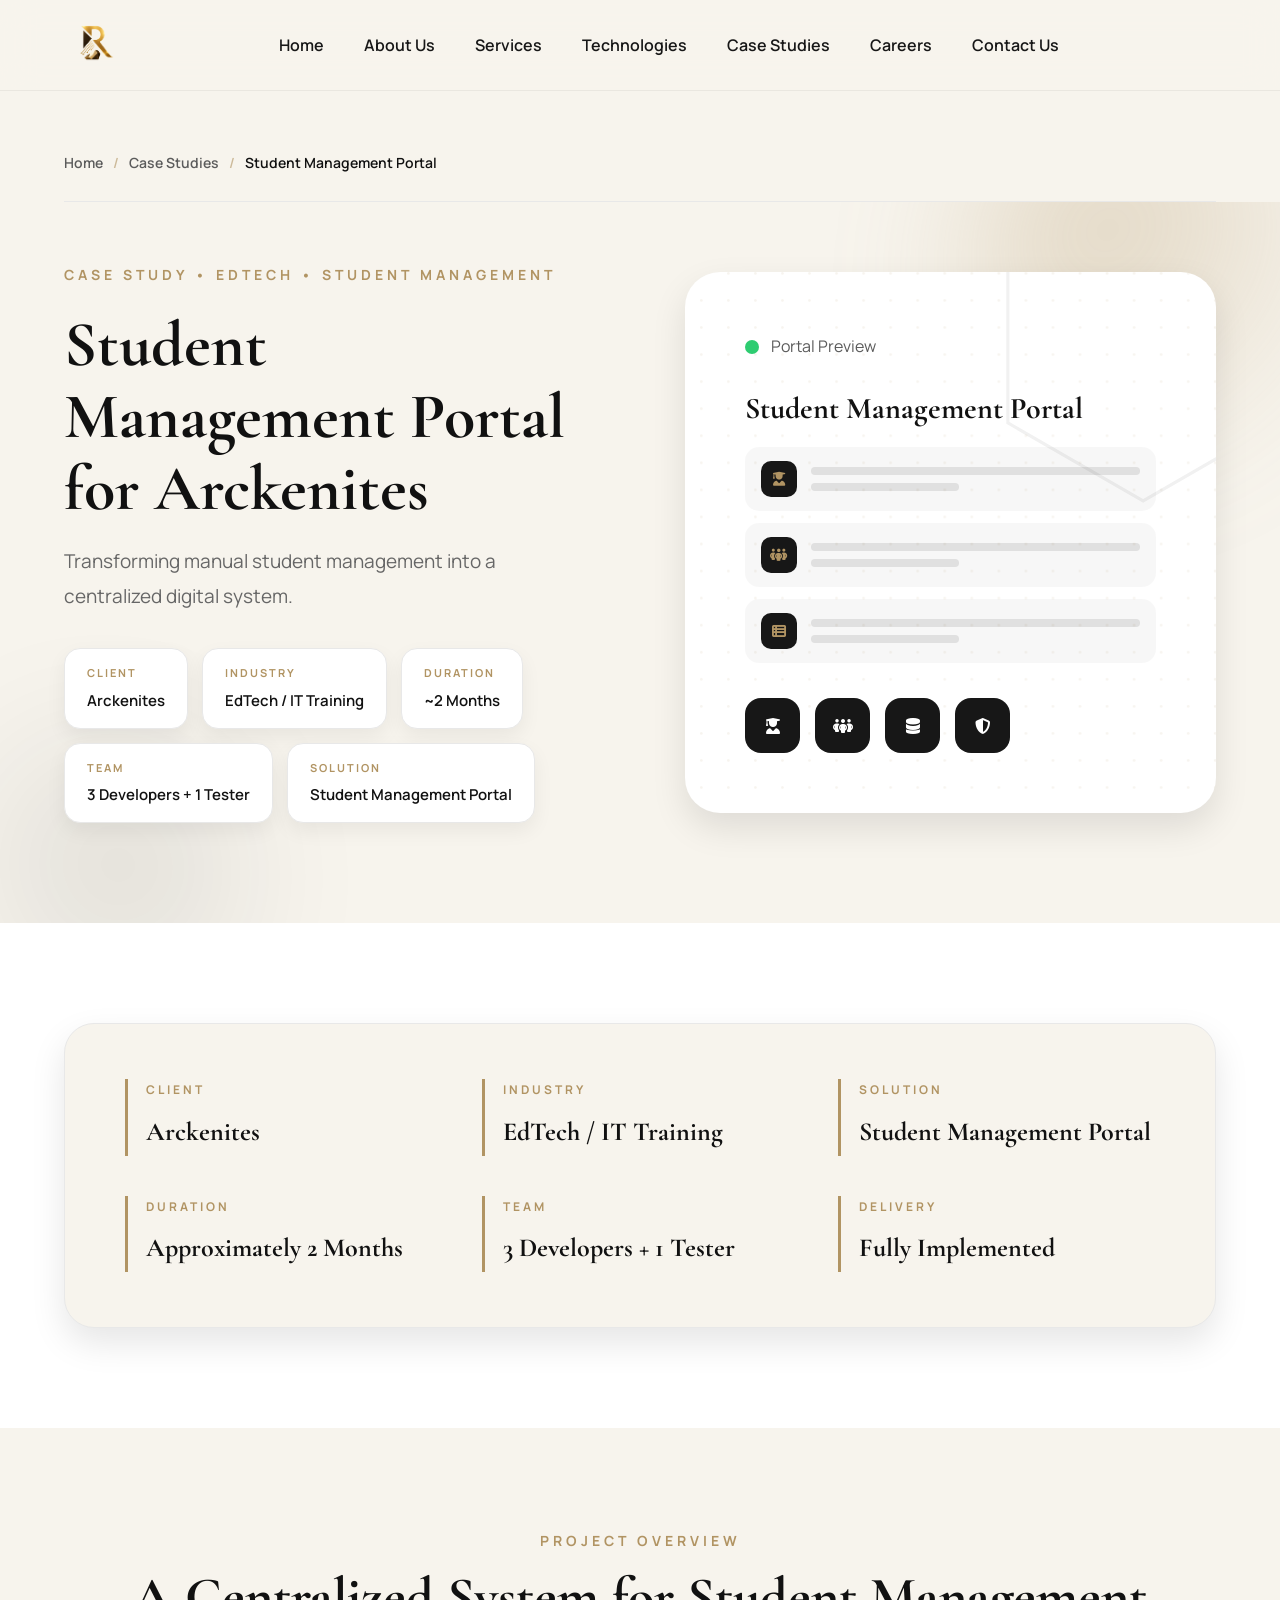
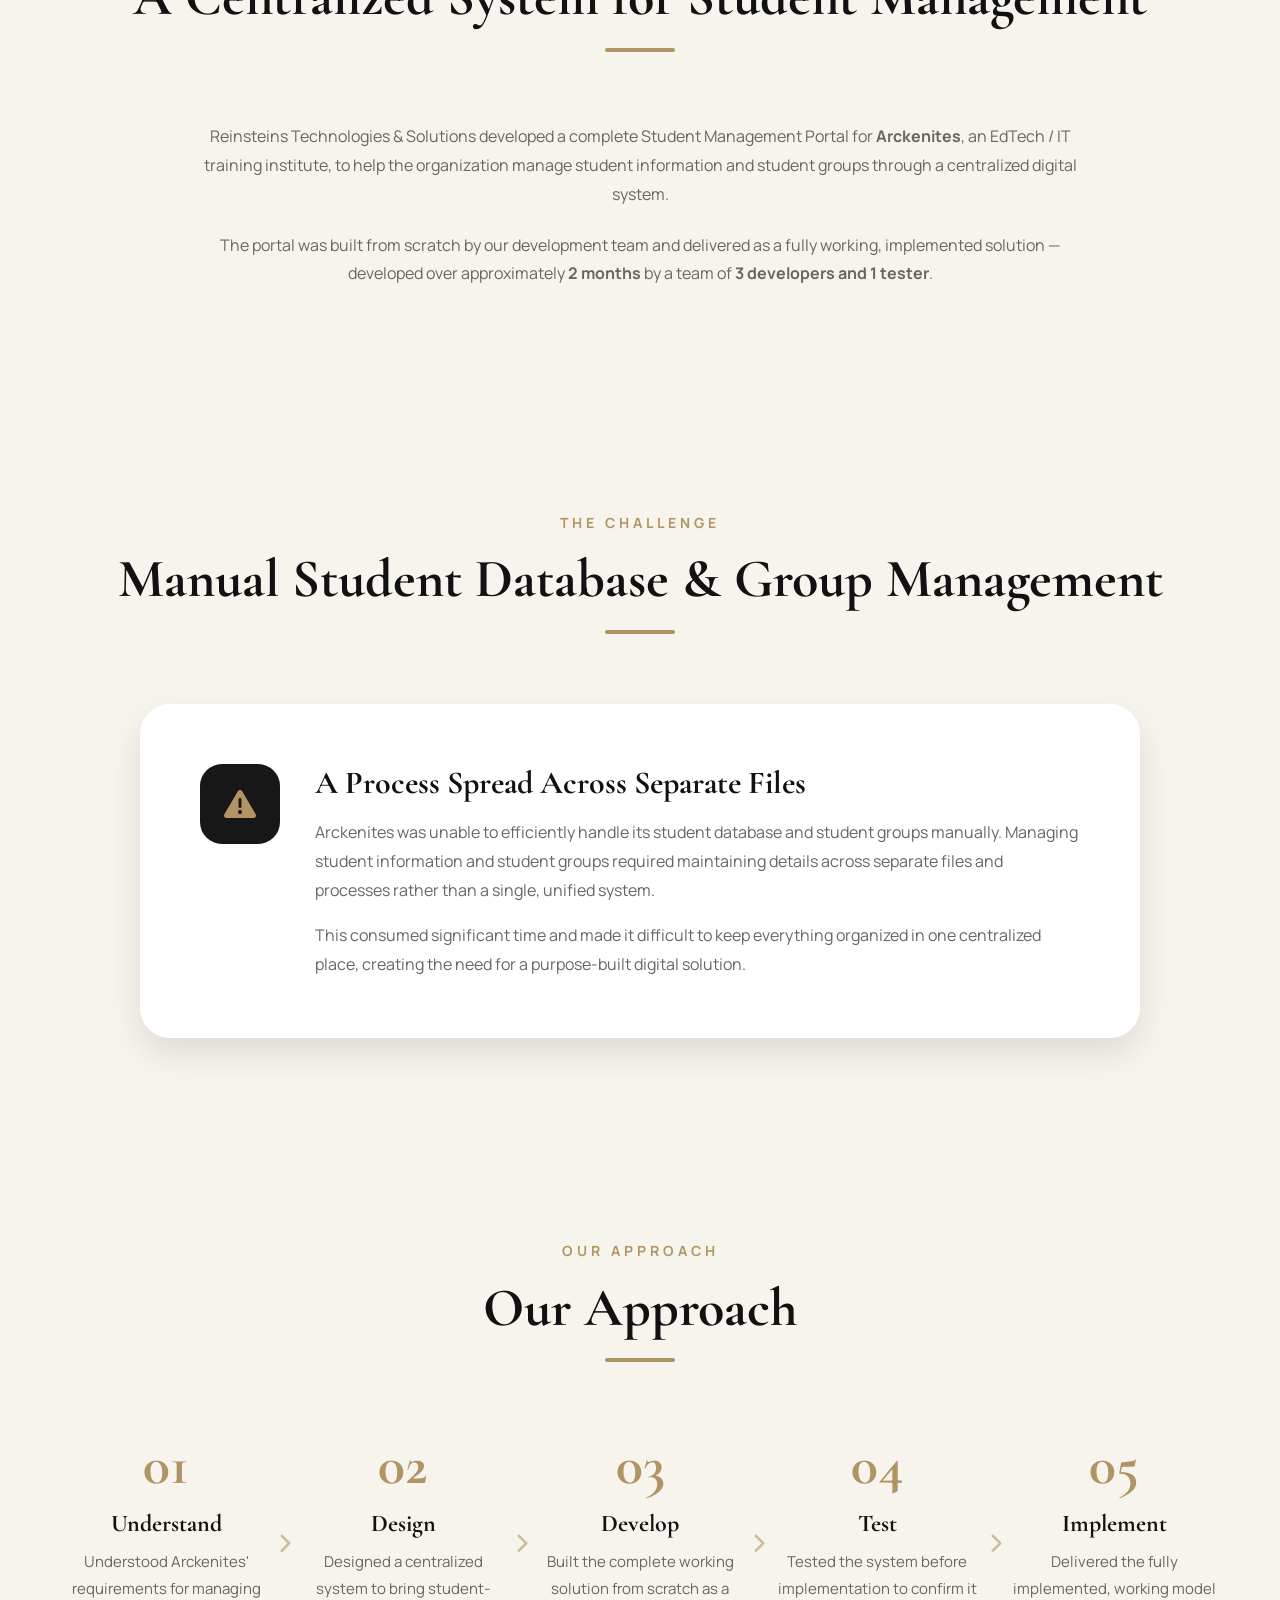
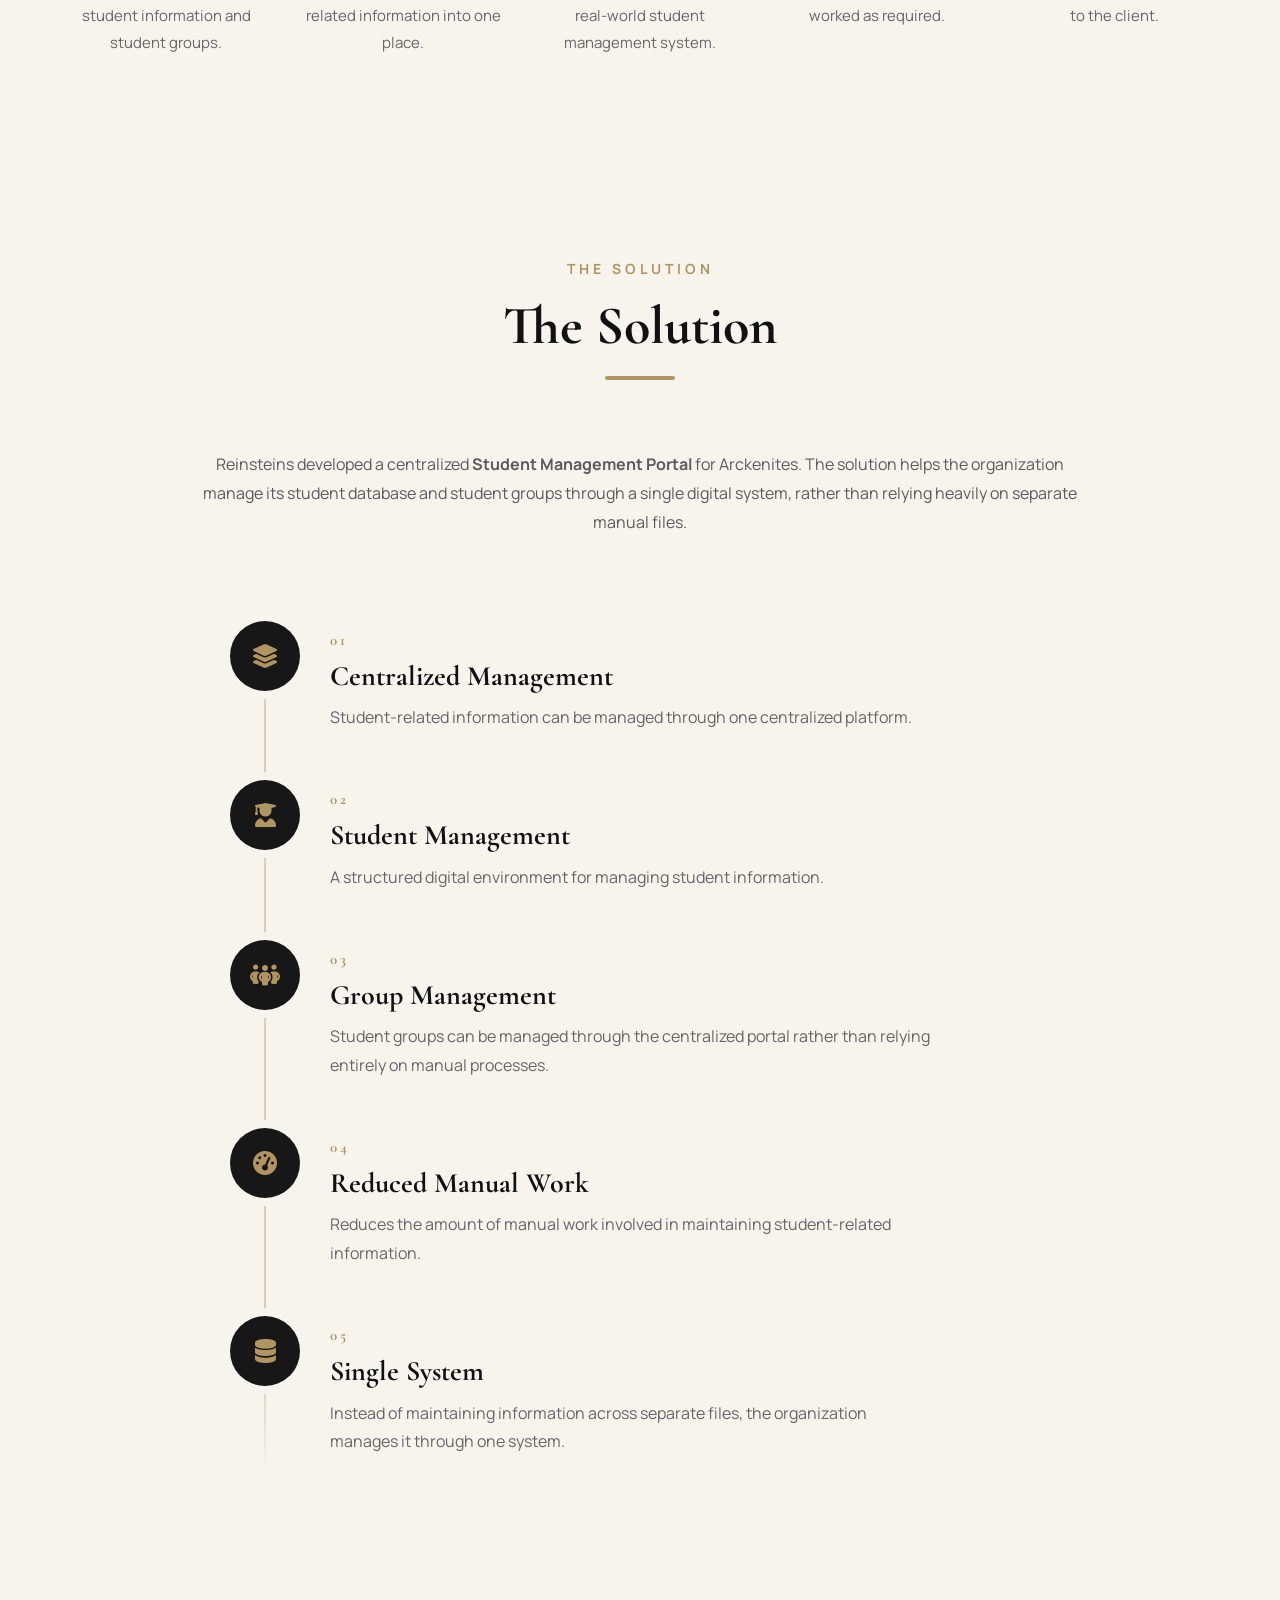
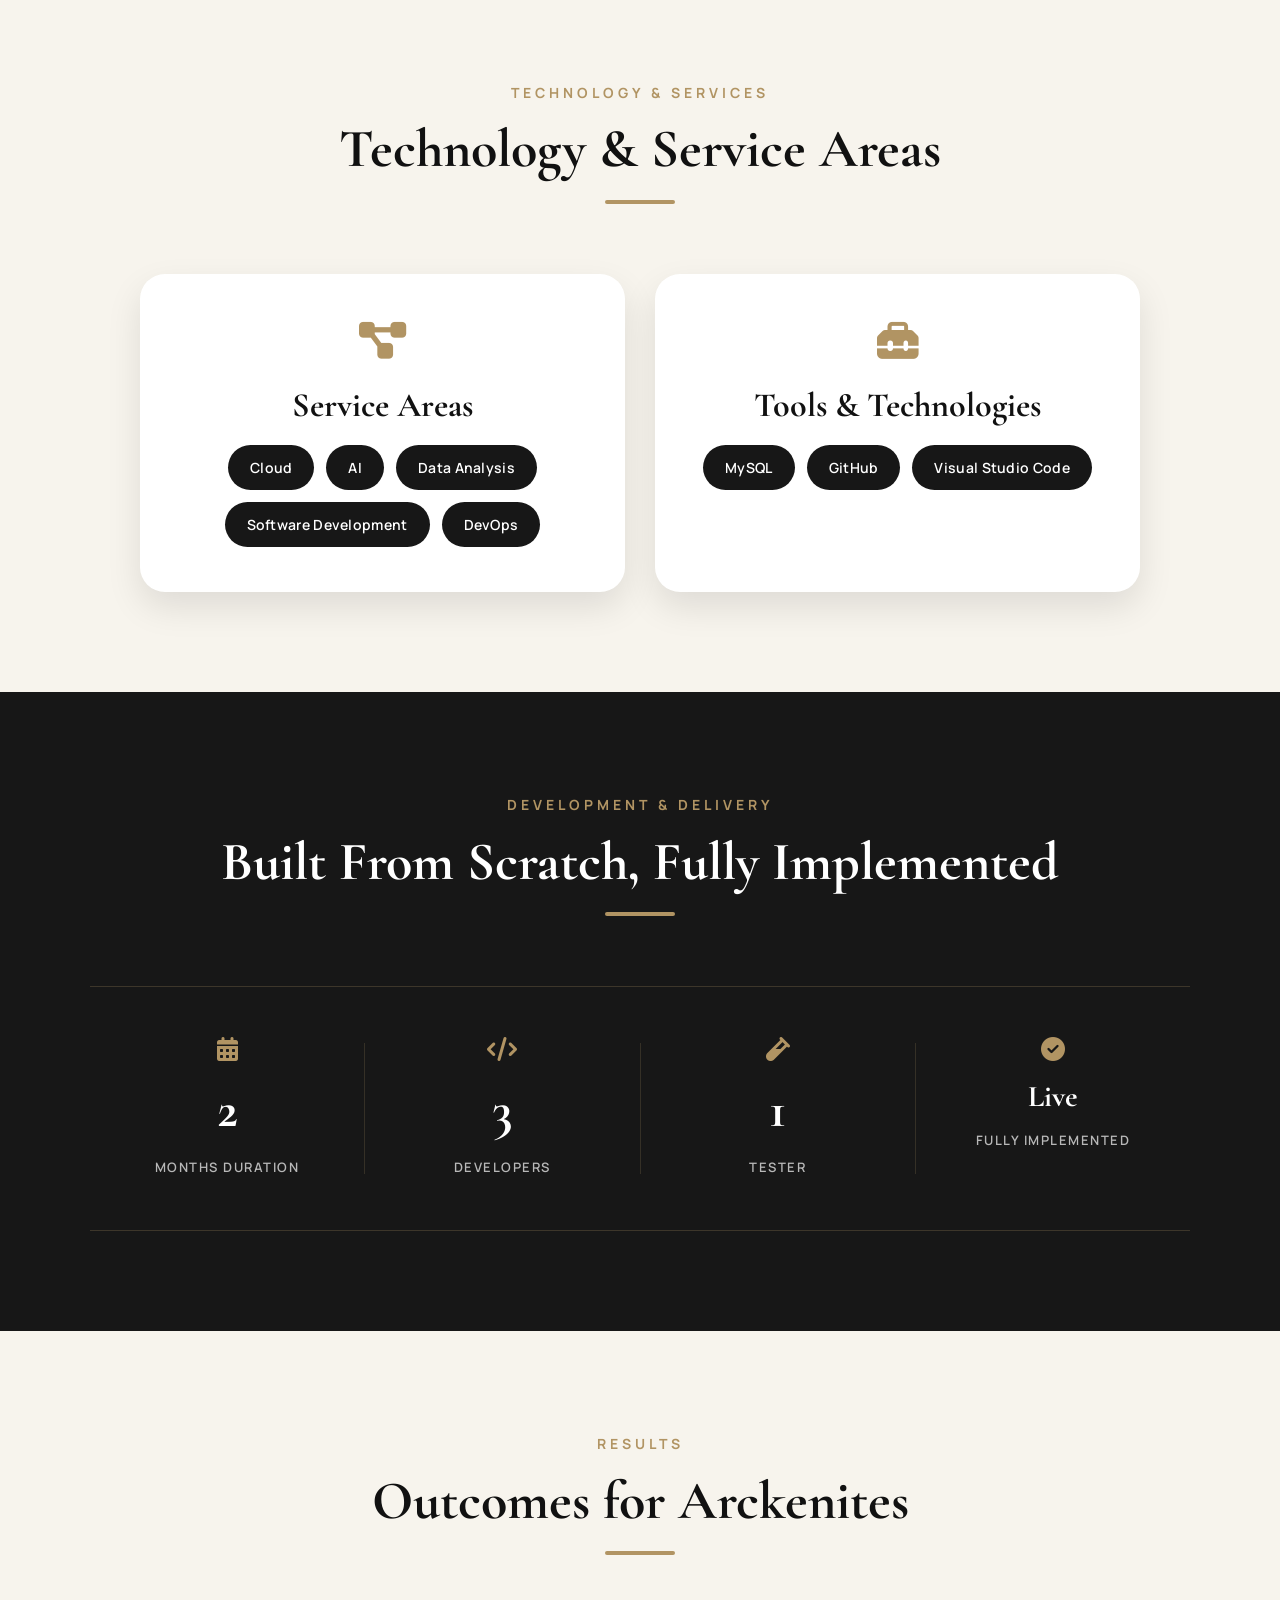
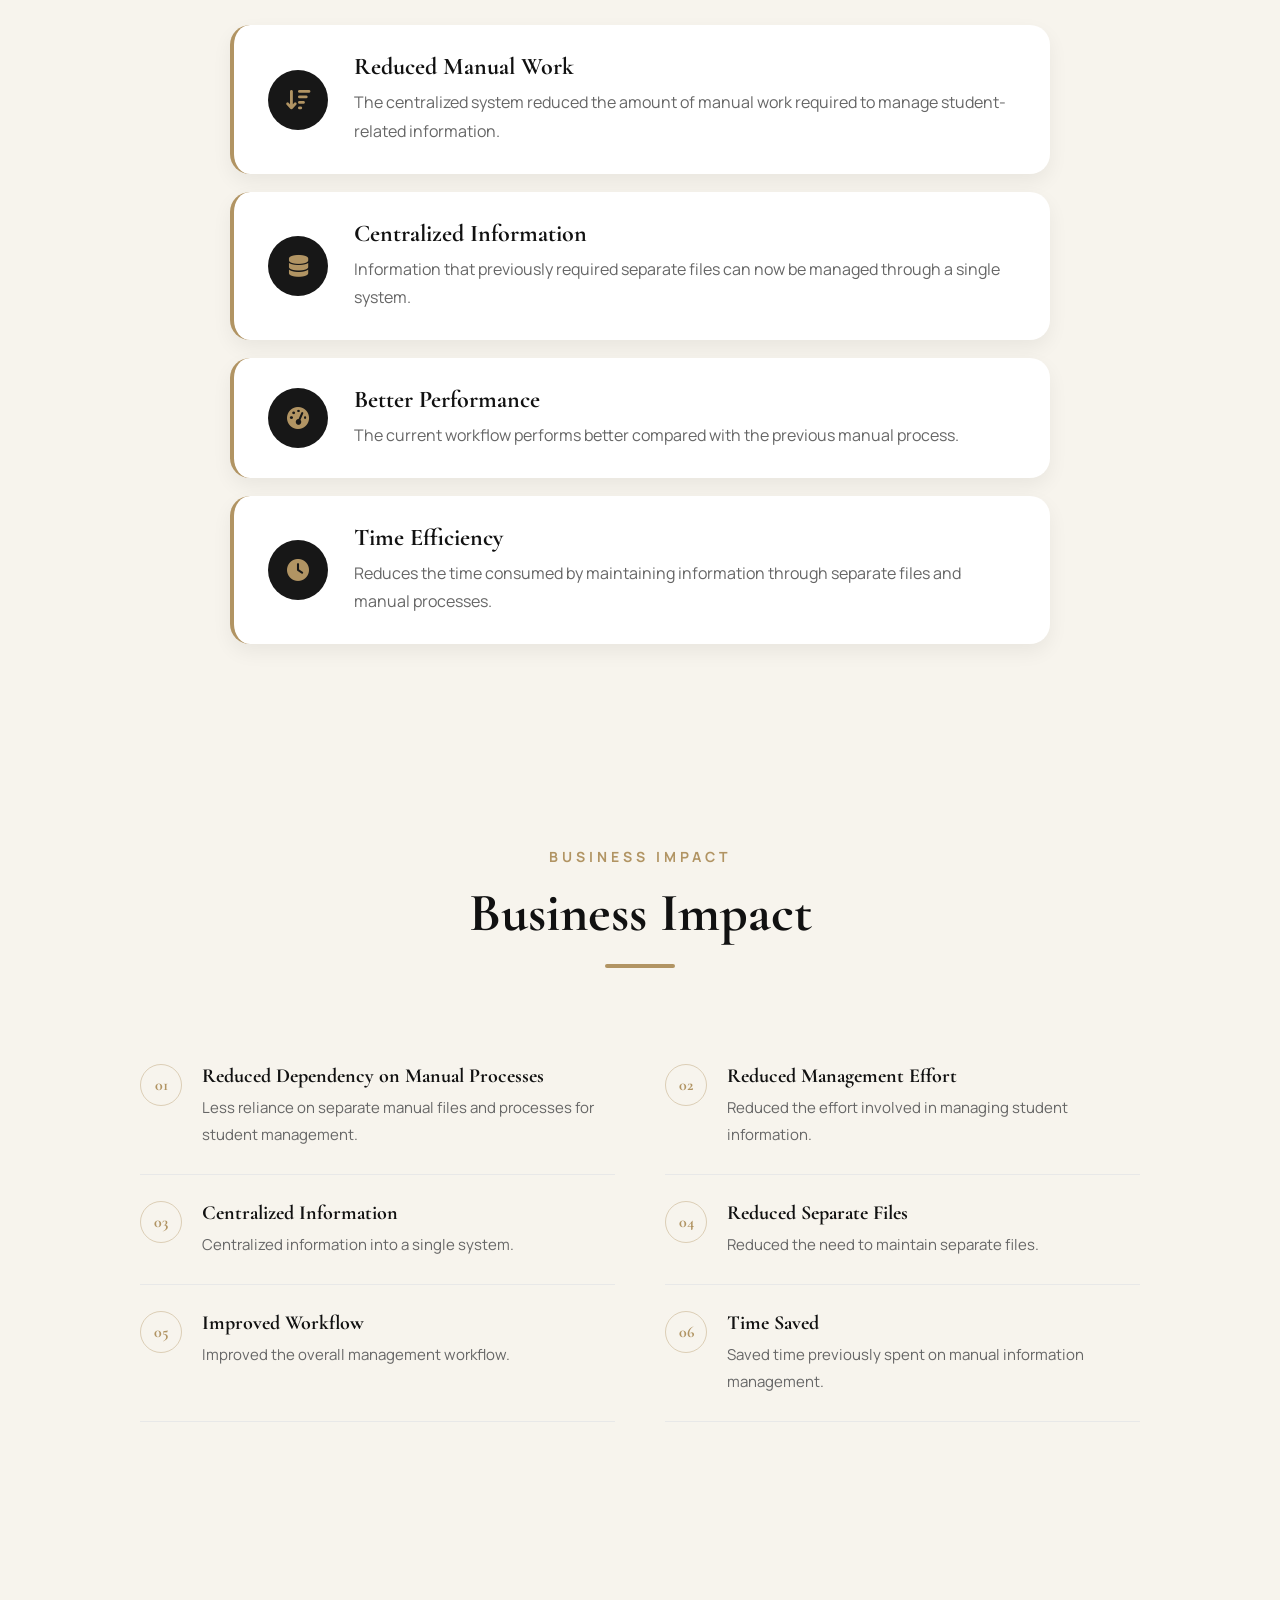
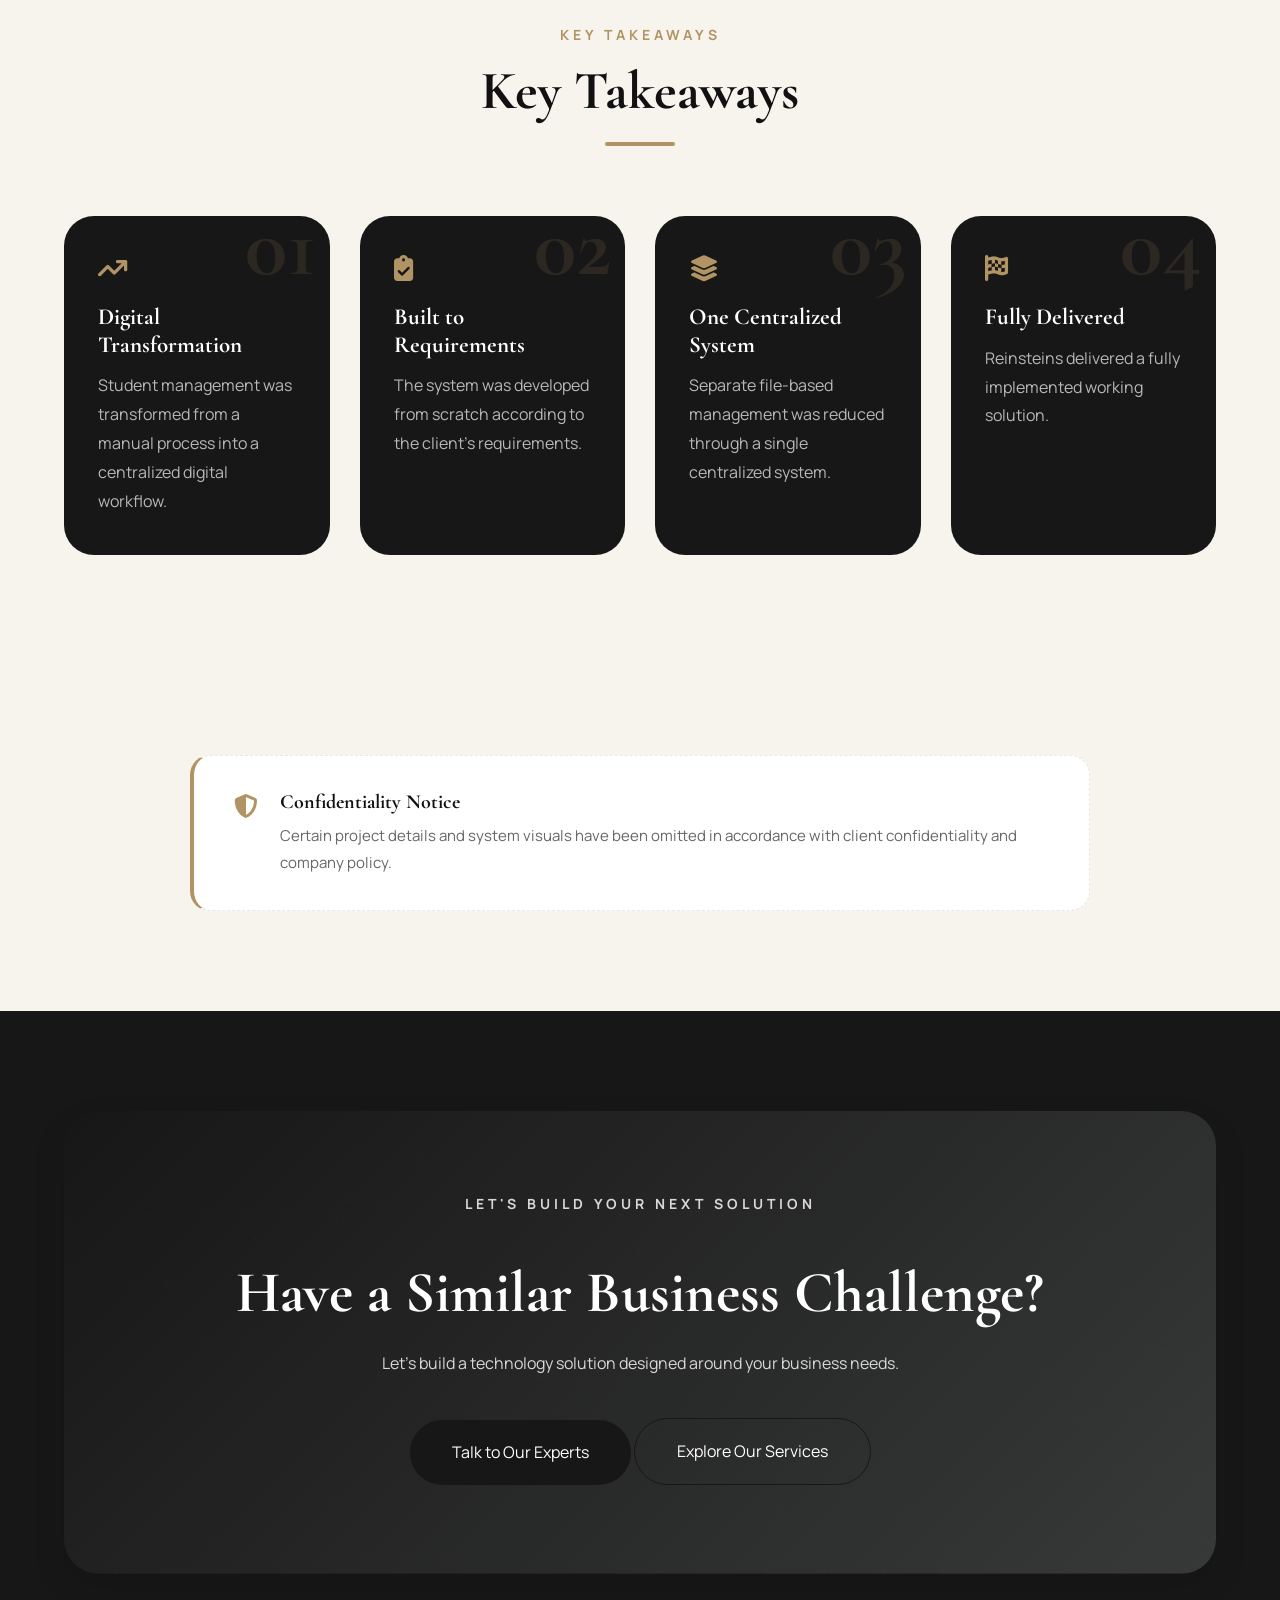
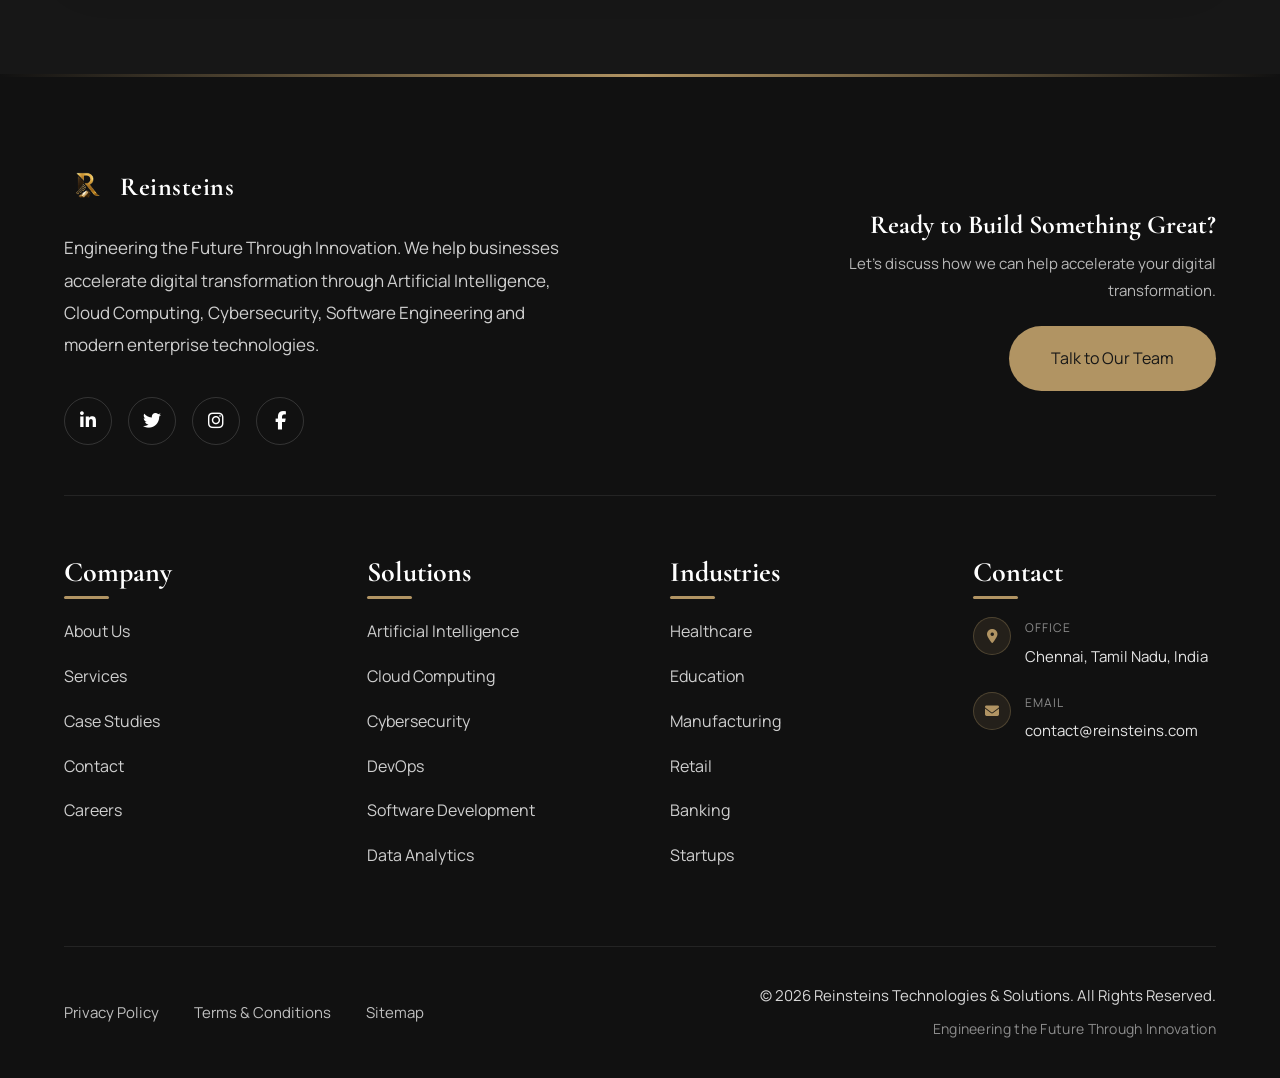
<file: frontend/case-studies/student-management-portal-arckenites.html>
<!DOCTYPE html>
<html lang="en">

<head>

    <meta charset="UTF-8">

    <meta name="viewport" content="width=device-width, initial-scale=1.0">

    <title>Student Management Portal Case Study | Reinsteins Technologies & Solutions</title>

    <meta name="description"
        content="Explore how Reinsteins Technologies & Solutions developed a centralized student management portal for Arckenites, reducing manual work and simplifying student information management.">

    <meta name="keywords"
        content="Student Management Portal, Arckenites, Case Study, EdTech, Reinsteins Technologies and Solutions">

    <meta name="author" content="Reinsteins Technology">

    <link rel="canonical" href="https://reinsteins.com/case-studies/student-management-portal-arckenites.html">

    <!-- Open Graph -->
    <meta property="og:type" content="article">
    <meta property="og:title" content="Student Management Portal Case Study | Reinsteins Technologies & Solutions">
    <meta property="og:description"
        content="Explore how Reinsteins Technologies & Solutions developed a centralized student management portal for Arckenites, reducing manual work and simplifying student information management.">
    <meta property="og:url" content="https://reinsteins.com/case-studies/student-management-portal-arckenites.html">
    <meta property="og:image" content="https://reinsteins.com/images/Logo.png">

    <link rel="stylesheet" href="../css/style.css?v=20260817">

    <link rel="preconnect" href="https://fonts.googleapis.com">

    <link rel="preconnect" href="https://fonts.gstatic.com" crossorigin>

    <link href="https://fonts.googleapis.com/css2?family=Manrope:wght@300;400;500;600;700;800&family=Cormorant+Garamond:wght@400;500;600;700&display=swap" rel="stylesheet">

    <link rel="stylesheet"
        href="https://cdnjs.cloudflare.com/ajax/libs/font-awesome/6.5.2/css/all.min.css">

</head>

<body>

<!-- ==========================================================
PRELOADER
========================================================== -->

<div id="preloader">

    <div class="loader-content">

        <img src="../images/Logo.png" alt="Reinsteins Technologies & Solutions">

        <h2>REINSTEINS</h2>

        <span>TECHNOLOGIES & SOLUTIONS</span>

    </div>

</div>

<!-- ===========================
SCROLL PROGRESS BAR
============================ -->

<div id="scrollProgress"></div>

<!-- ===========================
HEADER
============================ -->

<header id="header">

    <div class="container navbar">

        <a href="../index.html#home" class="logo">

            <img src="../images/Logo.png" alt="Reinsteins Technologies & Solutions">

        </a>

        <nav>
            <ul class="nav-menu">
                <li><a href="../index.html#home">Home</a></li>
                <li><a href="../index.html#about">About Us</a></li>
                <li><a href="../index.html#services">Services</a></li>
                <li><a href="../index.html#technology">Technologies</a></li>
                <li><a href="../index.html#case-studies">Case Studies</a></li>
                <li><a href="../careers.html">Careers</a></li>
                <li><a href="../index.html#contact">Contact Us</a></li>
            </ul>
        </nav>

        <div class="nav-right">

            <div class="menu-toggle">

                <i class="fa-solid fa-bars"></i>

            </div>

        </div>

    </div>

</header>

<!-- ==========================================================
BREADCRUMB
========================================================== -->

<section class="cs-breadcrumb">

    <div class="container">

        <div class="cs-breadcrumb-list">

            <a href="../index.html#home">Home</a>

            <span class="cs-sep">/</span>

            <a href="../index.html#case-studies">Case Studies</a>

            <span class="cs-sep">/</span>

            <span class="cs-current">Student Management Portal</span>

        </div>

    </div>

</section>

<!-- ==========================================================
HERO
========================================================== -->

<section class="cs-hero">

    <div class="hero-blob hero-blob-1"></div>
    <div class="hero-blob hero-blob-2"></div>

    <div class="container hero-grid">

        <div class="cs-hero-left">

            <p class="cs-hero-tag">CASE STUDY &bull; EDTECH &bull; STUDENT MANAGEMENT</p>

            <h1 class="cs-hero-title">
                Student Management Portal for Arckenites
            </h1>

            <p class="cs-hero-subtitle">
                Transforming manual student management into a centralized digital system.
            </p>

            <div class="cs-hero-chips">

                <div class="cs-chip">
                    <span class="cs-chip-label">Client</span>
                    <span class="cs-chip-value">Arckenites</span>
                </div>

                <div class="cs-chip">
                    <span class="cs-chip-label">Industry</span>
                    <span class="cs-chip-value">EdTech / IT Training</span>
                </div>

                <div class="cs-chip">
                    <span class="cs-chip-label">Duration</span>
                    <span class="cs-chip-value">~2 Months</span>
                </div>

                <div class="cs-chip">
                    <span class="cs-chip-label">Team</span>
                    <span class="cs-chip-value">3 Developers + 1 Tester</span>
                </div>

                <div class="cs-chip">
                    <span class="cs-chip-label">Solution</span>
                    <span class="cs-chip-value">Student Management Portal</span>
                </div>

            </div>

        </div>

        <div class="hero-right">

            <div class="hero-card" aria-hidden="true">

                <div class="hero-card-top">

                    <span class="status"></span>

                    <p>Portal Preview</p>

                </div>

                <h3 style="font-size:30px;">Student Management Portal</h3>

                <div class="cs-ui-row">
                    <span class="cs-ui-icon"><i class="fa-solid fa-user-graduate"></i></span>
                    <span class="cs-ui-bars">
                        <span class="cs-ui-bar"></span>
                        <span class="cs-ui-bar short"></span>
                    </span>
                </div>

                <div class="cs-ui-row">
                    <span class="cs-ui-icon"><i class="fa-solid fa-people-group"></i></span>
                    <span class="cs-ui-bars">
                        <span class="cs-ui-bar"></span>
                        <span class="cs-ui-bar short"></span>
                    </span>
                </div>

                <div class="cs-ui-row">
                    <span class="cs-ui-icon"><i class="fa-solid fa-table-list"></i></span>
                    <span class="cs-ui-bars">
                        <span class="cs-ui-bar"></span>
                        <span class="cs-ui-bar short"></span>
                    </span>
                </div>

                <div class="hero-icons">

                    <div>
                        <i class="fa-solid fa-user-graduate"></i>
                    </div>

                    <div>
                        <i class="fa-solid fa-people-group"></i>
                    </div>

                    <div>
                        <i class="fa-solid fa-database"></i>
                    </div>

                    <div>
                        <i class="fa-solid fa-shield-halved"></i>
                    </div>

                </div>

            </div>

        </div>

    </div>

</section>

<!-- ==========================================================
CASE STUDY AT A GLANCE
========================================================== -->

<section class="cs-meta">

    <div class="container">

        <div class="cs-meta-panel reveal-up">

            <div class="cs-meta-grid">

                <div class="cs-meta-item">
                    <p class="cs-meta-label">Client</p>
                    <p class="cs-meta-value">Arckenites</p>
                </div>

                <div class="cs-meta-item">
                    <p class="cs-meta-label">Industry</p>
                    <p class="cs-meta-value">EdTech / IT Training</p>
                </div>

                <div class="cs-meta-item">
                    <p class="cs-meta-label">Solution</p>
                    <p class="cs-meta-value">Student Management Portal</p>
                </div>

                <div class="cs-meta-item">
                    <p class="cs-meta-label">Duration</p>
                    <p class="cs-meta-value">Approximately 2 Months</p>
                </div>

                <div class="cs-meta-item">
                    <p class="cs-meta-label">Team</p>
                    <p class="cs-meta-value">3 Developers + 1 Tester</p>
                </div>

                <div class="cs-meta-item">
                    <p class="cs-meta-label">Delivery</p>
                    <p class="cs-meta-value">Fully Implemented</p>
                </div>

            </div>

        </div>

    </div>

</section>

<!-- ==========================================================
PROJECT OVERVIEW
========================================================== -->

<section class="cs-overview">

    <div class="container">

        <div class="section-heading">
            <p>PROJECT OVERVIEW</p>
            <h2>A Centralized System for Student Management</h2>
        </div>

        <div class="cs-overview-text">

            <p>
                Reinsteins Technologies &amp; Solutions developed a complete Student Management
                Portal for <strong>Arckenites</strong>, an EdTech / IT training institute, to help
                the organization manage student information and student groups through a
                centralized digital system.
            </p>

            <p>
                The portal was built from scratch by our development team and delivered as a
                fully working, implemented solution &mdash; developed over approximately
                <strong>2 months</strong> by a team of <strong>3 developers and 1 tester</strong>.
            </p>

        </div>

    </div>

</section>

<!-- ==========================================================
THE CHALLENGE
========================================================== -->

<section class="cs-challenge">

    <div class="container">

        <div class="section-heading">
            <p>THE CHALLENGE</p>
            <h2>Manual Student Database &amp; Group Management</h2>
        </div>

        <div class="cs-challenge-card reveal-up">

            <div class="cs-challenge-icon">
                <i class="fa-solid fa-triangle-exclamation"></i>
            </div>

            <div>

                <h3>A Process Spread Across Separate Files</h3>

                <p>
                    Arckenites was unable to efficiently handle its student database and student
                    groups manually. Managing student information and student groups required
                    maintaining details across separate files and processes rather than a single,
                    unified system.
                </p>

                <p>
                    This consumed significant time and made it difficult to keep everything
                    organized in one centralized place, creating the need for a purpose-built
                    digital solution.
                </p>

            </div>

        </div>

    </div>

</section>

<!-- ==========================================================
OUR APPROACH
========================================================== -->

<section class="cs-approach">

    <div class="container">

        <div class="section-heading">
            <p>OUR APPROACH</p>
            <h2>Our Approach</h2>
        </div>

        <div class="cs-approach-flow">

            <div class="cs-approach-step reveal-up">
                <h1>01</h1>
                <h3>Understand</h3>
                <p>Understood Arckenites' requirements for managing student information and student groups.</p>
            </div>

            <div class="cs-approach-arrow"><i class="fa-solid fa-chevron-right"></i></div>

            <div class="cs-approach-step reveal-up" style="transition-delay:.08s;">
                <h1>02</h1>
                <h3>Design</h3>
                <p>Designed a centralized system to bring student-related information into one place.</p>
            </div>

            <div class="cs-approach-arrow"><i class="fa-solid fa-chevron-right"></i></div>

            <div class="cs-approach-step reveal-up" style="transition-delay:.16s;">
                <h1>03</h1>
                <h3>Develop</h3>
                <p>Built the complete working solution from scratch as a real-world student management system.</p>
            </div>

            <div class="cs-approach-arrow"><i class="fa-solid fa-chevron-right"></i></div>

            <div class="cs-approach-step reveal-up" style="transition-delay:.24s;">
                <h1>04</h1>
                <h3>Test</h3>
                <p>Tested the system before implementation to confirm it worked as required.</p>
            </div>

            <div class="cs-approach-arrow"><i class="fa-solid fa-chevron-right"></i></div>

            <div class="cs-approach-step reveal-up" style="transition-delay:.32s;">
                <h1>05</h1>
                <h3>Implement</h3>
                <p>Delivered the fully implemented, working model to the client.</p>
            </div>

        </div>

    </div>

</section>

<!-- ==========================================================
THE SOLUTION
========================================================== -->

<section class="cs-solution" style="background:#F7F4ED;">

    <div class="container">

        <div class="section-heading">
            <p>THE SOLUTION</p>
            <h2>The Solution</h2>
        </div>

        <p class="cs-overview-text" style="margin-bottom:60px;">
            Reinsteins developed a centralized <strong>Student Management Portal</strong> for
            Arckenites. The solution helps the organization manage its student database and
            student groups through a single digital system, rather than relying heavily on
            separate manual files.
        </p>

        <div class="cs-feature-list">

            <div class="cs-feature-row reveal-up">
                <div class="cs-feature-marker">
                    <i class="fa-solid fa-layer-group"></i>
                </div>
                <div class="cs-feature-body">
                    <span class="cs-feature-num">01</span>
                    <h3>Centralized Management</h3>
                    <p>Student-related information can be managed through one centralized platform.</p>
                </div>
            </div>

            <div class="cs-feature-row reveal-up">
                <div class="cs-feature-marker">
                    <i class="fa-solid fa-user-graduate"></i>
                </div>
                <div class="cs-feature-body">
                    <span class="cs-feature-num">02</span>
                    <h3>Student Management</h3>
                    <p>A structured digital environment for managing student information.</p>
                </div>
            </div>

            <div class="cs-feature-row reveal-up">
                <div class="cs-feature-marker">
                    <i class="fa-solid fa-people-group"></i>
                </div>
                <div class="cs-feature-body">
                    <span class="cs-feature-num">03</span>
                    <h3>Group Management</h3>
                    <p>Student groups can be managed through the centralized portal rather than relying entirely on manual processes.</p>
                </div>
            </div>

            <div class="cs-feature-row reveal-up">
                <div class="cs-feature-marker">
                    <i class="fa-solid fa-gauge-high"></i>
                </div>
                <div class="cs-feature-body">
                    <span class="cs-feature-num">04</span>
                    <h3>Reduced Manual Work</h3>
                    <p>Reduces the amount of manual work involved in maintaining student-related information.</p>
                </div>
            </div>

            <div class="cs-feature-row reveal-up">
                <div class="cs-feature-marker">
                    <i class="fa-solid fa-database"></i>
                </div>
                <div class="cs-feature-body">
                    <span class="cs-feature-num">05</span>
                    <h3>Single System</h3>
                    <p>Instead of maintaining information across separate files, the organization manages it through one system.</p>
                </div>
            </div>

        </div>

    </div>

</section>

<!-- ==========================================================
TECHNOLOGY & SERVICES
========================================================== -->

<section class="cs-tech">

    <div class="container">

        <div class="section-heading">
            <p>TECHNOLOGY & SERVICES</p>
            <h2>Technology &amp; Service Areas</h2>
        </div>

        <div class="cs-tech-grid">

            <div class="value-card">
                <i class="fa-solid fa-diagram-project"></i>
                <h3>Service Areas</h3>
                <div class="cs-badge-row">
                    <span class="cs-badge">Cloud</span>
                    <span class="cs-badge">AI</span>
                    <span class="cs-badge">Data Analysis</span>
                    <span class="cs-badge">Software Development</span>
                    <span class="cs-badge">DevOps</span>
                </div>
            </div>

            <div class="value-card">
                <i class="fa-solid fa-toolbox"></i>
                <h3>Tools &amp; Technologies</h3>
                <div class="cs-badge-row">
                    <span class="cs-badge">MySQL</span>
                    <span class="cs-badge">GitHub</span>
                    <span class="cs-badge">Visual Studio Code</span>
                </div>
            </div>

        </div>

    </div>

</section>

<!-- ==========================================================
DEVELOPMENT & DELIVERY
========================================================== -->

<section class="cs-delivery">

    <div class="container">

        <div class="section-heading">
            <p>DEVELOPMENT & DELIVERY</p>
            <h2>Built From Scratch, Fully Implemented</h2>
        </div>

        <div class="cs-stat-strip">

            <div class="cs-stat-item reveal-up">
                <i class="fa-solid fa-calendar-days"></i>
                <h1>2</h1>
                <span>Months Duration</span>
            </div>

            <div class="cs-stat-divider"></div>

            <div class="cs-stat-item reveal-up">
                <i class="fa-solid fa-code"></i>
                <h1>3</h1>
                <span>Developers</span>
            </div>

            <div class="cs-stat-divider"></div>

            <div class="cs-stat-item reveal-up">
                <i class="fa-solid fa-vial"></i>
                <h1>1</h1>
                <span>Tester</span>
            </div>

            <div class="cs-stat-divider"></div>

            <div class="cs-stat-item reveal-up">
                <i class="fa-solid fa-circle-check"></i>
                <h1 class="cs-stat-text">Live</h1>
                <span>Fully Implemented</span>
            </div>

        </div>

    </div>

</section>

<!-- ==========================================================
RESULTS
========================================================== -->

<section class="cs-results">

    <div class="container">

        <div class="section-heading">
            <p>RESULTS</p>
            <h2>Outcomes for Arckenites</h2>
        </div>

        <div class="cs-outcome-list">

            <div class="cs-outcome-row reveal-up">
                <div class="cs-outcome-icon"><i class="fa-solid fa-arrow-down-wide-short"></i></div>
                <div class="cs-outcome-body">
                    <h3>Reduced Manual Work</h3>
                    <p>The centralized system reduced the amount of manual work required to manage student-related information.</p>
                </div>
            </div>

            <div class="cs-outcome-row reveal-up">
                <div class="cs-outcome-icon"><i class="fa-solid fa-database"></i></div>
                <div class="cs-outcome-body">
                    <h3>Centralized Information</h3>
                    <p>Information that previously required separate files can now be managed through a single system.</p>
                </div>
            </div>

            <div class="cs-outcome-row reveal-up">
                <div class="cs-outcome-icon"><i class="fa-solid fa-gauge-high"></i></div>
                <div class="cs-outcome-body">
                    <h3>Better Performance</h3>
                    <p>The current workflow performs better compared with the previous manual process.</p>
                </div>
            </div>

            <div class="cs-outcome-row reveal-up">
                <div class="cs-outcome-icon"><i class="fa-solid fa-clock"></i></div>
                <div class="cs-outcome-body">
                    <h3>Time Efficiency</h3>
                    <p>Reduces the time consumed by maintaining information through separate files and manual processes.</p>
                </div>
            </div>

        </div>

    </div>

</section>

<!-- ==========================================================
BUSINESS IMPACT
========================================================== -->

<section class="cs-impact" style="background:#F7F4ED;">

    <div class="container">

        <div class="section-heading">
            <p>BUSINESS IMPACT</p>
            <h2>Business Impact</h2>
        </div>

        <div class="cs-impact-list">

            <div class="cs-impact-item reveal-up">
                <span class="cs-impact-num">01</span>
                <div>
                    <h3>Reduced Dependency on Manual Processes</h3>
                    <p>Less reliance on separate manual files and processes for student management.</p>
                </div>
            </div>

            <div class="cs-impact-item reveal-up">
                <span class="cs-impact-num">02</span>
                <div>
                    <h3>Reduced Management Effort</h3>
                    <p>Reduced the effort involved in managing student information.</p>
                </div>
            </div>

            <div class="cs-impact-item reveal-up">
                <span class="cs-impact-num">03</span>
                <div>
                    <h3>Centralized Information</h3>
                    <p>Centralized information into a single system.</p>
                </div>
            </div>

            <div class="cs-impact-item reveal-up">
                <span class="cs-impact-num">04</span>
                <div>
                    <h3>Reduced Separate Files</h3>
                    <p>Reduced the need to maintain separate files.</p>
                </div>
            </div>

            <div class="cs-impact-item reveal-up">
                <span class="cs-impact-num">05</span>
                <div>
                    <h3>Improved Workflow</h3>
                    <p>Improved the overall management workflow.</p>
                </div>
            </div>

            <div class="cs-impact-item reveal-up">
                <span class="cs-impact-num">06</span>
                <div>
                    <h3>Time Saved</h3>
                    <p>Saved time previously spent on manual information management.</p>
                </div>
            </div>

        </div>

    </div>

</section>

<!-- ==========================================================
KEY TAKEAWAYS
========================================================== -->

<section class="cs-takeaways">

    <div class="container">

        <div class="section-heading">
            <p>KEY TAKEAWAYS</p>
            <h2>Key Takeaways</h2>
        </div>

        <div class="cs-takeaways-grid">

            <div class="cs-takeaway-card reveal-up">
                <span class="cs-takeaway-ghost">01</span>
                <i class="fa-solid fa-arrow-trend-up"></i>
                <h3>Digital Transformation</h3>
                <p>Student management was transformed from a manual process into a centralized digital workflow.</p>
            </div>

            <div class="cs-takeaway-card reveal-up">
                <span class="cs-takeaway-ghost">02</span>
                <i class="fa-solid fa-clipboard-check"></i>
                <h3>Built to Requirements</h3>
                <p>The system was developed from scratch according to the client's requirements.</p>
            </div>

            <div class="cs-takeaway-card reveal-up">
                <span class="cs-takeaway-ghost">03</span>
                <i class="fa-solid fa-layer-group"></i>
                <h3>One Centralized System</h3>
                <p>Separate file-based management was reduced through a single centralized system.</p>
            </div>

            <div class="cs-takeaway-card reveal-up">
                <span class="cs-takeaway-ghost">04</span>
                <i class="fa-solid fa-flag-checkered"></i>
                <h3>Fully Delivered</h3>
                <p>Reinsteins delivered a fully implemented working solution.</p>
            </div>

        </div>

    </div>

</section>

<!-- ==========================================================
CONFIDENTIALITY NOTICE
========================================================== -->

<section class="cs-confidentiality">

    <div class="container">

        <div class="cs-confidentiality-box reveal-up">

            <i class="fa-solid fa-shield-halved"></i>

            <div>
                <h4>Confidentiality Notice</h4>
                <p>
                    Certain project details and system visuals have been omitted in accordance
                    with client confidentiality and company policy.
                </p>
            </div>

        </div>

    </div>

</section>

<!-- ==========================================================
CALL TO ACTION
========================================================== -->

<section class="cta">

    <div class="container">

        <div class="cta-box">

            <p class="section-tag">
                LET'S BUILD YOUR NEXT SOLUTION
            </p>

            <h2>
                Have a Similar Business Challenge?
            </h2>

            <p>
                Let's build a technology solution designed around your business needs.
            </p>

            <div class="cta-buttons">

                <a href="../index.html#contact" class="primary-btn">
                    Talk to Our Experts
                </a>

                <a href="../index.html#services" class="secondary-btn">
                    Explore Our Services
                </a>

            </div>

        </div>

    </div>

</section>

<footer class="footer">

    <div class="container">

        <!-- Footer Top -->
        <div class="footer-top">

            <div class="footer-brand">

                <a href="../index.html#home" class="footer-logo">
                    <img src="../images/Logo.png" alt="Reinsteins Technologies & Solutions">
                    <span>Reinsteins</span>
                </a>

                <p>
                    Engineering the Future Through Innovation.
                    We help businesses accelerate digital transformation through
                    Artificial Intelligence, Cloud Computing, Cybersecurity,
                    Software Engineering and modern enterprise technologies.
                </p>

                <div class="footer-social">

                    <a href="https://www.linkedin.com/company/reinsteins-technologies-and-solutions/"
                        target="_blank"
                        rel="noopener noreferrer"
                        aria-label="Follow Reinsteins Technologies & Solutions on LinkedIn">
                        <i class="fa-brands fa-linkedin-in"></i>
                    </a>
                    <a href="https://x.com/ReinsteinsTech"
                        target="_blank"
                        rel="noopener noreferrer"
                        aria-label="Follow Reinsteins Technologies & Solutions on X">
                        <i class="fab fa-twitter"></i>
                    </a>
                    <a href="https://www.instagram.com/reinsteins_tech?utm_source=qr&igsh=OGF6MHJuNXloZjh2"
                        target="_blank"
                        rel="noopener noreferrer"
                        aria-label="Follow Reinsteins Technologies & Solutions on Instagram">
                        <i class="fab fa-instagram"></i>
                    </a>
                    <a href="#"><i class="fa-brands fa-facebook-f"></i></a>

                </div>

            </div>

            <div class="footer-cta">

                <h4>Ready to Build Something Great?</h4>

                <p>Let's discuss how we can help accelerate your digital transformation.</p>

                <a href="../index.html#contact" class="primary-btn">Talk to Our Team</a>

            </div>

        </div>

        <hr class="footer-divider">

        <!-- Footer Grid -->

        <div class="footer-grid">

            <div>

                <h3>Company</h3>

                <ul>
                    <li><a href="../index.html#about">About Us</a></li>
                    <li><a href="../index.html#services">Services</a></li>
                    <li><a href="../index.html#case-studies">Case Studies</a></li>
                    <li><a href="../index.html#contact">Contact</a></li>
                    <li><a href="../careers.html">Careers</a></li>
                </ul>

            </div>

            <div>

                <h3>Solutions</h3>

                <ul>
                    <li><a href="../index.html#services">Artificial Intelligence</a></li>
                    <li><a href="../index.html#services">Cloud Computing</a></li>
                    <li><a href="../index.html#services">Cybersecurity</a></li>
                    <li><a href="../index.html#services">DevOps</a></li>
                    <li><a href="../index.html#services">Software Development</a></li>
                    <li><a href="../index.html#services">Data Analytics</a></li>
                </ul>

            </div>

            <div>

                <h3>Industries</h3>

                <ul>
                    <li><a href="../index.html#industries">Healthcare</a></li>
                    <li><a href="../index.html#industries">Education</a></li>
                    <li><a href="../index.html#industries">Manufacturing</a></li>
                    <li><a href="../index.html#industries">Retail</a></li>
                    <li><a href="../index.html#industries">Banking</a></li>
                    <li><a href="../index.html#industries">Startups</a></li>
                </ul>

            </div>

            <div>

                <h3>Contact</h3>

                <div class="footer-contact">

                    <div class="contact-item">

                        <span class="contact-item-icon"><i class="fa-solid fa-location-dot"></i></span>

                        <div>

                            <span class="contact-item-label">Office</span>

                            <p>Chennai, Tamil Nadu, India</p>

                        </div>

                    </div>

                    <div class="contact-item">

                        <span class="contact-item-icon"><i class="fa-solid fa-envelope"></i></span>

                        <div>

                            <span class="contact-item-label">Email</span>

                            <p><a href="mailto:contact@reinsteins.com">contact@reinsteins.com</a></p>

                        </div>

                    </div>

                </div>

            </div>

        </div>

        <hr class="footer-bottom-divider">

        <div class="footer-bottom">

            <div class="footer-bottom-links">

                <a href="../privacy-policy.html">Privacy Policy</a>

                <a href="../terms.html">Terms & Conditions</a>

                <a href="../sitemap.html">Sitemap</a>

            </div>

            <div class="footer-copyright">

                <p>
                    © 2026 Reinsteins Technologies & Solutions. All Rights Reserved.
                </p>

                <span>
                    Engineering the Future Through Innovation
                </span>

            </div>

        </div>

    </div>

</footer>

<button id="scrollTopBtn" aria-label="Scroll to top">
    <i class="fas fa-arrow-up"></i>
</button>

<script src="../js/app.js?v=20260817"></script>

</body>

</html>
</file>
<file: frontend/css/style.css>
/* ==========================================================
   REINSTEINS TECHNOLOGY V2
========================================================== */

/* Google Fonts */

@import url('https://fonts.googleapis.com/css2?family=Manrope:wght@300;400;500;600;700;800&family=Cormorant+Garamond:wght@400;500;600;700&display=swap');

/* Reset */

*{
margin:0;
padding:0;
box-sizing:border-box;
}

html{

scroll-behavior:smooth;

}

body{
    font-family:'Manrope',sans-serif;
    background:var(--background);
    color:var(--text);
    overflow-x:hidden;
    line-height:1.8;
    font-size:16px;
    -webkit-font-smoothing:antialiased;
    text-rendering:optimizeLegibility;
}

/* Variables */

:root{
    /* Brand Colors */
    --primary:#171717;
    --primary-light:#2F3133;

    --secondary:#B19463;
    --secondary-light:#D4B98B;

    --background:#F7F4ED;
    --surface:#FFFFFF;

    --heading:#111111;
    --text:#5B5B5B;
    --border:#E8E8E8;

    /* Shadows */
    --shadow-sm:0 8px 20px rgba(0,0,0,.06);
    --shadow-md:0 15px 35px rgba(0,0,0,.10);
    --shadow-lg:0 25px 60px rgba(0,0,0,.15);

    --shadow:var(--shadow-md);

    /* Radius */
    --radius-sm:12px;
    --radius-md:20px;
    --radius-lg:30px;

    /* Transition */
    --transition:.35s ease;
}

/* Common */

.container{

width:90%;
max-width:1400px;
margin:auto;

}

section{
    padding:100px 0;
    position:relative;
}

img{
    max-width:100%;
    display:block;
    transition:transform .4s ease;
}

img:hover{
    transform:scale(1.02);
}

a{
    text-decoration:none;
    color:inherit;
    transition:color .3s ease;
}

ul{

list-style:none;

}

button{

cursor:pointer;
font-family:'Manrope',sans-serif;

}

h1,h2,h3,h4{
    font-family:'Cormorant Garamond',serif;
    color:var(--heading);
    line-height:1.2;
    font-weight:700;
}

.section-heading{
    text-align:center;
    margin-bottom:70px;
}

.section-heading p{
    color:var(--secondary);
    letter-spacing:4px;
    text-transform:uppercase;
    font-size:14px;
    font-weight:700;
    margin-bottom:12px;
}

.section-heading h2{
    font-size:54px;
    margin-bottom:18px;
}

.section-heading h2::after{
    content:"";
    display:block;
    width:70px;
    height:4px;
    background:var(--secondary);
    margin:18px auto 0;
    border-radius:10px;
}
/* ==========================================================
PRELOADER
========================================================== */

#preloader{

    position:fixed;
    top:0;
    left:0;
    width:100%;
    height:100%;
    background:#ffffff;
    display:flex;
    justify-content:center;
    align-items:center;
    z-index:99999;
    transition:opacity .5s ease, visibility .5s ease;

}

.loader-content{

    text-align:center;

}

.loader-content img{

    width:120px;
    margin-bottom:20px;

}

.loader-content h2{

    font-size:34px;
    letter-spacing:3px;
    margin-bottom:8px;

}

.loader-content span{

    letter-spacing:4px;
    color:#B19463;
    font-size:13px;

}

#preloader.hide{

    opacity:0;
    visibility:hidden;

}

/* ==========================================================
NAVBAR
========================================================== */

header{
    position:fixed;
    top:0;
    left:0;
    width:100%;
    z-index:1000;

    background:rgba(255,255,255,.96);
    backdrop-filter:blur(18px);

    transition:all .35s ease;

    border-bottom:1px solid rgba(0,0,0,.05);
}

header.scrolled{

    background:#fff;

    box-shadow:0 15px 40px rgba(0,0,0,.08);

}

.navbar{
    display:flex;
    justify-content:space-between;
    align-items:center;
    height:90px;
    width:100%;
}

.logo img{

    height:58px;

    transition:.35s;

}

.logo img:hover{

    transform:scale(1.05) rotate(-3deg);

}

nav{

    display:flex;

    justify-content:space-between;

    align-items:center;

    height:85px;

}

.nav-menu{
    display:flex;
    align-items:center;
    gap:40px;
    list-style:none;
    margin:0;
    padding:0;
}

.nav-menu li{
    margin:0;
    padding:0;
}

.nav-menu a{

    position:relative;

    font-weight:600;

    color:var(--primary);

    transition:.3s;

}

.nav-menu a::after{

    content:"";

    position:absolute;

    left:0;

    bottom:-8px;

    width:0;

    height:2px;

    background:var(--secondary);

    transition:.3s;

}

.nav-menu a:hover{

    color:var(--secondary);

}

.nav-menu a:hover::after{

    width:100%;

}

.nav-right{

display:flex;
align-items:center;
gap:25px;

}

.login-btn{

padding:14px 30px;
background:#171717;
color:white;
border-radius:40px;
transition:.3s;

}

.login-btn:hover{

background:#B19463;

}

/* ==========================================================
MOBILE MENU
========================================================== */

.menu-toggle{

    display:none;

    font-size:30px;

    cursor:pointer;

    transition:.3s;

}


.menu-toggle:hover{

    color:var(--secondary);

}

.menu-btn span{

width:30px;
height:3px;
background:#171717;
transition:.3s;

}

/* ==========================================================
HERO
========================================================== */

.hero{

min-height:100vh;
display:flex;
align-items:center;
padding-top:120px;
background:var(--background) url('../images/hero-bg-circuit.svg') no-repeat center top/cover;
position:relative;
overflow:hidden;

}

.hero-blob{

position:absolute;
border-radius:50%;
filter:blur(70px);
opacity:.35;
pointer-events:none;
z-index:0;

}

.hero-blob-1{

width:420px;
height:420px;
top:-120px;
right:-100px;
background:radial-gradient(circle at 30% 30%,#B19463,transparent 70%);
animation:blobFloat1 14s ease-in-out infinite;

}

.hero-blob-2{

width:340px;
height:340px;
bottom:-140px;
left:-80px;
background:radial-gradient(circle at 60% 40%,#171717,transparent 70%);
opacity:.12;
animation:blobFloat2 18s ease-in-out infinite;

}

@keyframes blobFloat1{

0%,100%{ transform:translate(0,0) scale(1); }
50%{ transform:translate(-30px,40px) scale(1.12); }

}

@keyframes blobFloat2{

0%,100%{ transform:translate(0,0) scale(1); }
50%{ transform:translate(25px,-30px) scale(1.08); }

}

.hero-grid{

display:grid;
grid-template-columns:1fr 1fr;
gap:90px;
align-items:center;
position:relative;
z-index:1;

}

.hero-tag{

letter-spacing:4px;
font-size:14px;
text-transform:uppercase;
color:#B19463;
font-weight:700;

}

.hero-left h1{

font-size:82px;
line-height:1.08;
margin:25px 0;

}

.hero-left span{

color:#B19463;

}

.hero-left span.shimmer-text{

background:linear-gradient(90deg,#8a713f 0%,#B19463 25%,#f0d9ab 50%,#B19463 75%,#8a713f 100%);
background-size:250% auto;
-webkit-background-clip:text;
background-clip:text;
-webkit-text-fill-color:transparent;
color:transparent;
animation:shimmer 5s linear infinite;

}

@keyframes shimmer{

0%{ background-position:0% center; }
100%{ background-position:250% center; }

}

@media(prefers-reduced-motion:reduce){

.hero-blob, .hero-left span.shimmer-text{
animation:none;
}

}

.hero-description{

font-size:18px;
color:#666;
margin-bottom:40px;
max-width:650px;

}

.hero-logo{

    width:100%;
    max-width:500px;
    display:block;
    margin:auto;

    filter:drop-shadow(0 25px 40px rgba(0,0,0,.15));

    transition:.4s;

}

.hero-logo:hover{

    transform:scale(1.03);

}

.hero-buttons{

display:flex;
gap:20px;
margin-bottom:50px;

}

.primary-btn{

padding:18px 42px;
background:#171717;
color:white;
border-radius:50px;
transition:.35s;

}

.primary-btn:hover{

background:#B19463;

}

.secondary-btn{

padding:18px 42px;
border:1px solid #171717;
border-radius:50px;
transition:.35s;

}

.secondary-btn:hover{

background:#171717;
color:white;

}



.hero-card{

background:white url('../images/hero-pattern.svg') no-repeat top right/cover;
border-radius:35px;
padding:60px;
box-shadow:var(--shadow);
position:relative;
overflow:hidden;

}

.hero-card-top{

display:flex;
align-items:center;
gap:12px;
margin-bottom:30px;

}

.status{

width:14px;
height:14px;
background:#2ecc71;
border-radius:50%;

}

.hero-card h3{

font-size:44px;
margin-bottom:20px;

}

.hero-icons{

display:flex;
gap:15px;
margin-top:35px;

}

.hero-icons div{

width:55px;
height:55px;
background:#171717;
color:white;
display:flex;
justify-content:center;
align-items:center;
border-radius:16px;
transition:.35s;
animation:heroIconPop .6s ease backwards;

}

.hero-icons div:nth-child(1){ animation-delay:.15s; }
.hero-icons div:nth-child(2){ animation-delay:.3s; }
.hero-icons div:nth-child(3){ animation-delay:.45s; }
.hero-icons div:nth-child(4){ animation-delay:.6s; }

@keyframes heroIconPop{

0%{ opacity:0; transform:scale(.4) translateY(14px); }
70%{ opacity:1; transform:scale(1.08) translateY(-2px); }
100%{ opacity:1; transform:scale(1) translateY(0); }

}

.hero-icons div:hover{

background:#B19463;
transform:translateY(-8px);

}
/* ==========================================================
ABOUT
========================================================== */

.about{

background:#ffffff;

}

.about-grid{

display:grid;
grid-template-columns:1fr 1fr;
gap:90px;
align-items:center;

}

.about-card{

    width:500px;
    height:520px;

    border-radius:35px;

    position:relative;

    overflow:hidden;

    margin:auto;

    box-shadow:var(--shadow);

}

.about-card img{

    width:100%;

    height:100%;

    object-fit:cover;

    display:block;

    transition:.5s ease;

}

.about-card:hover img{

    transform:scale(1.05);

}

.about-badge{
    position:absolute;
    left:25px;
    bottom:25px;
    background:rgba(23,23,23,.88);
    color:#fff;
    padding:16px 24px;
    border-left:4px solid #B19463;
    border-radius:14px;
    font-weight:600;
    font-size:18px;
    backdrop-filter:blur(10px);
}

.about-text h2{

font-size:56px;
margin:20px 0;

}

.about-text p{

font-size:17px;
color:#666;
margin-bottom:22px;

}

.about-features{

display:grid;
grid-template-columns:repeat(2,1fr);
gap:18px;
margin-top:35px;

}

.about-features div{

display:flex;
align-items:center;
gap:12px;
font-weight:600;

}

.about-features i{

color:#B19463;
font-size:20px;

}

/* ==========================================================
TEAM IN ACTION
========================================================== */

.team-showcase{

background:var(--background);

}

.team-photos-grid{

display:grid;
grid-template-columns:1fr 1fr;
gap:30px;

}

.team-photo-card{

border-radius:28px;
overflow:hidden;
box-shadow:var(--shadow);
height:380px;

}

.team-photo-card img{

width:100%;
height:100%;
object-fit:cover;
display:block;
transition:.5s ease;

}

.team-photo-card:hover img{

transform:scale(1.06);

}

/* ==========================================================
MISSION
========================================================== */

.mission{

background:#171717;

}

.mission-grid{

display:grid;
grid-template-columns:repeat(2,1fr);
gap:40px;

}

.mission-card{

background:#242424;
padding:55px;
border-radius:28px;
transition:.35s;

}

.mission-card:hover{

transform:translateY(-10px);

}

.mission-icon{

width:75px;
height:75px;
background:#B19463;
border-radius:20px;
display:flex;
justify-content:center;
align-items:center;
font-size:28px;
color:white;
margin-bottom:30px;

}

.mission-card h3{

color:white;
font-size:40px;
margin-bottom:18px;

}

.mission-card p{

color:#d7d7d7;

}

/* ==========================================================
VALUES
========================================================== */

.values{

background:#F7F4ED;

}

.values-grid{

display:grid;
grid-template-columns:repeat(4,1fr);
gap:30px;

}

.value-card{

background:white;
padding:45px;
border-radius:25px;
text-align:center;
box-shadow:var(--shadow);
transition:.35s;

}

.value-card:hover{

transform:translateY(-12px);

}

.value-card i{

font-size:42px;
color:#B19463;
margin-bottom:25px;

}

.value-card h3{

font-size:34px;
margin-bottom:18px;

}

.value-card p{

color:#666;

}

/* ==========================================================
SECTION TAG
========================================================== */

.section-tag{

color:#B19463;
letter-spacing:4px;
font-size:14px;
text-transform:uppercase;
font-weight:700;

}
/* ==========================================================
SERVICES
========================================================== */

.services{

background:#ffffff;

}

.services-grid{

display:grid;
grid-template-columns:repeat(4,1fr);
gap:30px;

}

.service-card{

background:#F7F4ED;
padding:40px;
border-radius:25px;
transition:.35s;
box-shadow:var(--shadow);
border:1px solid rgba(0,0,0,.05);
position:relative;
overflow:hidden;

}

.service-card::before{

content:"";
position:absolute;
left:0;
top:0;
width:0;
height:100%;
background:linear-gradient(135deg,#171717,#3A3B3B);
transition:.45s;
z-index:0;

}

.service-card *{

position:relative;
z-index:2;

}

.service-card:hover::before{

width:100%;

}

.service-card:hover{

transform:translateY(-12px);

}

.service-card:hover h3,
.service-card:hover p{

color:white;

}

.service-card:hover .service-icon{

background:#B19463;
color:white;
transform:rotate(-8deg) scale(1.1);

}

.service-icon{

width:70px;
height:70px;
border-radius:18px;
display:flex;
justify-content:center;
align-items:center;
font-size:30px;
background:#171717;
color:white;
margin-bottom:25px;
transition:.35s;

}

.service-card h3{

font-size:30px;
margin-bottom:18px;

}

.service-card p{

color:#666;

}

/* ==========================================================
STATISTICS
========================================================== */

.statistics{

background:#171717;

}

.statistics-grid{

display:grid;
grid-template-columns:repeat(4,1fr);
gap:30px;

}

.stat-card{

background:#242424;
padding:45px;
text-align:center;
border-radius:25px;
transition:.35s;

}

.stat-card:hover{

transform:translateY(-10px);
background:#2E2E2E;

}

.stat-card h1{

font-size:62px;
color:#B19463;
margin-bottom:15px;

}

.stat-card span{

color:white;
font-size:18px;

}

/* ==========================================================
WHY REINSTEINS
========================================================== */

.why{

background:#F7F4ED;

}

.why-grid{

display:grid;
grid-template-columns:1fr 1fr;
gap:80px;
align-items:center;

}

.why-left h2{

font-size:58px;
margin:20px 0;

}

.why-left p:last-child{

color:#666;
font-size:18px;

}

.why-image{

margin-top:35px;
border-radius:28px;
overflow:hidden;
box-shadow:var(--shadow);
max-width:460px;

}

.why-image img{

width:100%;
height:auto;
display:block;
transition:.5s ease;

}

.why-image:hover img{

transform:scale(1.02);

}

.feature-box{

display:flex;
gap:20px;
align-items:flex-start;
background:white;
padding:28px;
border-radius:20px;
margin-bottom:25px;
box-shadow:var(--shadow);
transition:.35s;

}

.feature-box:hover{

transform:translateX(10px);

}

.feature-box i{

width:55px;
height:55px;
background:#B19463;
color:white;
display:flex;
justify-content:center;
align-items:center;
border-radius:16px;
font-size:20px;
flex-shrink:0;

}

.feature-box h3{

font-size:28px;
margin-bottom:8px;

}

.feature-box p{

color:#666;

}
/* ==========================================================
INDUSTRIES
========================================================== */

.industries{

background:#ffffff;

}

.industries-banner{

border-radius:26px;
overflow:hidden;
box-shadow:var(--shadow);
margin-bottom:45px;

}

.industries-banner img{

width:100%;
height:auto;
display:block;

}

.industry-grid{

display:grid;
grid-template-columns:repeat(3,1fr);
gap:30px;

}

.industry-card{

background:#F7F4ED;
padding:40px;
border-radius:25px;
text-align:center;
transition:.35s;
box-shadow:var(--shadow);

}

.industry-card:hover{

transform:translateY(-12px);
background:#171717;
color:white;

}

.industry-card:hover p{

color:#d9d9d9;

}

.industry-card:hover i{

background:#B19463;

}

.industry-card i{

width:75px;
height:75px;
display:flex;
justify-content:center;
align-items:center;
margin:auto;
margin-bottom:25px;
font-size:30px;
background:#171717;
color:white;
border-radius:20px;
transition:.35s;

}

.industry-card h3{

font-size:32px;
margin-bottom:15px;

}

.industry-card p{

color:#666;

}

/* ==========================================================
PROJECTS
========================================================== */

.projects{

background:#F7F4ED;

}

.projects-grid{

display:grid;
grid-template-columns:repeat(3,1fr);
gap:35px;

}

.project-card{

background:white;
padding:45px;
border-radius:28px;
box-shadow:var(--shadow);
transition:.35s;
position:relative;
overflow:hidden;

}

.project-thumb{

display:block;
width:calc(100% + 90px);
height:230px;
object-fit:contain;
object-position:center;
background:#0a1628;
padding:14px 0;
box-sizing:border-box;
margin:-45px -45px 28px -45px;

}

.project-card::after{

content:"";
position:absolute;
left:0;
bottom:0;
width:100%;
height:5px;
background:#B19463;
transform:scaleX(0);
transition:.35s;

}

.project-card:hover{

transform:translateY(-12px);

}

.project-card:hover::after{

transform:scaleX(1);

}

.project-card span{

display:inline-block;
background:#171717;
color:white;
padding:8px 18px;
border-radius:30px;
font-size:13px;
margin-bottom:25px;

}

.project-card h3{

font-size:34px;
margin-bottom:18px;

}

.project-card p{

color:#666;

}

/* ==========================================================
CASE STUDIES (HOMEPAGE)
========================================================== */

.case-studies-home{

background:#ffffff;

}

.case-study-feature{

display:grid;
grid-template-columns:380px 1fr;
background:#F7F4ED;
border-radius:32px;
overflow:hidden;
box-shadow:var(--shadow);
transition:var(--transition);
max-width:1100px;
margin:0 auto;

}

.case-study-feature:hover{

transform:translateY(-10px);
box-shadow:var(--shadow-lg);

}

.case-study-feature-visual{

position:relative;
background:linear-gradient(135deg,rgba(23,23,23,.94),rgba(58,59,59,.94)),
           url('../images/cta-pattern-bg.svg');
background-size:cover,cover;
background-position:center,center;
background-repeat:no-repeat,no-repeat;
display:flex;
align-items:center;
justify-content:center;
min-height:340px;

}

.case-study-feature-badge{

position:absolute;
top:28px;
left:28px;
background:rgba(177,148,99,.16);
border:1px solid rgba(177,148,99,.4);
color:#EDE6D8;
padding:8px 18px;
border-radius:30px;
font-size:12px;
letter-spacing:2px;
text-transform:uppercase;
font-weight:700;

}

.case-study-feature-logo{

width:200px;
max-width:60%;
height:auto;
display:block;
margin:auto;
mix-blend-mode:screen;
transition:var(--transition);

}

.case-study-feature:hover .case-study-feature-logo{

transform:scale(1.06);

}

.case-study-feature-body{

padding:55px 60px;
display:flex;
flex-direction:column;
justify-content:center;

}

.case-study-feature-tag{

display:block;
color:#B19463;
letter-spacing:3px;
font-size:13px;
text-transform:uppercase;
font-weight:700;
margin-bottom:14px;

}

.case-study-feature-body h3{

font-size:38px;
margin-bottom:16px;

}

.case-study-feature-body p{

color:#666;
margin-bottom:26px;
max-width:600px;

}

.case-study-feature-meta{

display:flex;
flex-wrap:wrap;
gap:24px;
margin-bottom:30px;

}

.case-study-feature-meta span{

display:flex;
align-items:center;
gap:8px;
font-size:14px;
font-weight:600;
color:var(--heading);

}

.case-study-feature-meta i{

color:#B19463;

}

.case-study-feature-link{

display:inline-flex;
align-items:center;
gap:10px;
font-weight:700;
color:#171717;
transition:var(--transition);
width:fit-content;

}

.case-study-feature-link i{

transition:var(--transition);
color:#B19463;

}

.case-study-feature:hover .case-study-feature-link{

color:#B19463;

}

.case-study-feature:hover .case-study-feature-link i{

transform:translateX(6px);

}

@media(max-width:992px){

.case-study-feature{
grid-template-columns:1fr;
}

.case-study-feature-visual{
min-height:220px;
}

.case-study-feature-body{
padding:45px 40px;
}

}

@media(max-width:768px){

.case-study-feature-body{
padding:36px 26px;
}

.case-study-feature-body h3{
font-size:30px;
}

.case-study-feature-meta{
gap:16px;
}

}

/* ==========================================================
TECHNOLOGY
========================================================== */

.technology{

background:#171717;

}

.technology .section-heading h2{

color:white;

}

.tech-grid{

display:grid;
grid-template-columns:repeat(4,1fr);
gap:25px;

}

.tech-item{

    background:#2b2b2b;
    color:white;
    padding:30px;
    border-radius:20px;
    transition:.35s;
    text-align:left;
    min-height:220px;
    display:flex;
    flex-direction:column;
    justify-content:flex-start;
    line-height:1.8;
    box-shadow:var(--shadow);

}

.tech-icon{

    width:60px;
    height:60px;
    border-radius:16px;
    background:#B19463;
    color:#171717;
    display:flex;
    justify-content:center;
    align-items:center;
    font-size:24px;
    margin-bottom:20px;
    transition:.35s;

}

.tech-item:hover .tech-icon{

    background:#171717;
    color:#B19463;
    transform:scale(1.12) rotate(6deg);

}

.tech-item strong{

    color:#B19463;
    font-size:20px;
    display:block;
    margin-bottom:8px;
    font-family:'Cormorant Garamond',serif;

}

.tech-item:hover{

    background:#B19463;
    color:#ffffff;
    transform:translateY(-10px);

}

.tech-item:hover strong{

    color:#171717;

}

/* ==========================================================
CALL TO ACTION
========================================================== */

.cta{

    background:#171717;

}

.cta-box{

    background:linear-gradient(135deg,rgba(23,23,23,.94),rgba(58,59,59,.94)),
               url('../images/cta-pattern-bg.svg');
    background-size:cover,cover;
    background-position:center,center;
    background-repeat:no-repeat,no-repeat;
    padding:80px;
    border-radius:35px;
    text-align:center;
    color:#ffffff;
    box-shadow:var(--shadow);
    animation:ctaGlow 4s ease-in-out infinite;

}

@keyframes ctaGlow{

0%,100%{ box-shadow:var(--shadow), 0 0 0 rgba(177,148,99,0); }
50%{ box-shadow:var(--shadow), 0 0 60px rgba(177,148,99,.25); }

}

@media(prefers-reduced-motion:reduce){

.cta-box{ animation:none; }

}

.cta-box h2{

    font-size:58px;
    margin:20px 0;
    color:#ffffff;

}

.cta-box p{

    max-width:850px;
    margin:0 auto 40px;
    color:#d8d8d8;
    line-height:1.9;

}

/* ==========================================================
PROCESS
========================================================== */

.process{

background:#ffffff;

}

.process-flow{

max-width:1000px;
margin:0 auto 10px;

}

.process-flow img{

width:100%;
display:block;

}

.process-grid{

display:grid;
grid-template-columns:repeat(4,1fr);
gap:30px;

}

.process-card{

background:#F7F4ED;
padding:40px;
text-align:center;
border-radius:25px;
transition:.35s;
box-shadow:var(--shadow);

}

.process-card:hover{

transform:translateY(-12px);

}

.process-card h1{

font-size:70px;
color:#B19463;
margin-bottom:15px;

}

.process-card h3{

font-size:30px;
margin-bottom:18px;

}

.process-card p{

color:#666;

}
/* ==========================================================
TESTIMONIALS
========================================================== */

.testimonials{

background:#F7F4ED;

}

.testimonial-grid{

display:grid;
grid-template-columns:repeat(3,1fr);
gap:30px;

}

.testimonial-card{

background:#ffffff;
padding:40px;
border-radius:25px;
box-shadow:var(--shadow);
transition:.35s;
position:relative;

}

.testimonial-card:hover{

transform:translateY(-12px);

}

.quote{

width:70px;
height:70px;
border-radius:18px;
background:#171717;
display:flex;
justify-content:center;
align-items:center;
color:white;
font-size:28px;
margin-bottom:25px;

}

.testimonial-card p{

color:#666;
margin-bottom:30px;

}

.client h4{

font-size:26px;
margin-bottom:5px;

}

.client span{

color:#B19463;
font-weight:600;

}

/* ==========================================================
FAQ
========================================================== */

.faq{

background:#ffffff;

}

.faq-grid{

display:grid;
grid-template-columns:repeat(2,1fr);
gap:30px;

}

.faq-card{

background:#F7F4ED;
padding:35px;
border-radius:22px;
box-shadow:var(--shadow);
transition:.35s;

}

.faq-card:hover{

transform:translateY(-10px);

}

.faq-card h3{

font-size:28px;
margin-bottom:15px;

}

.faq-card p{

color:#666;

}

/* ==========================================================
CONTACT
========================================================== */

.contact{

background:#171717;

}

.contact-grid{
    display:grid;
    grid-template-columns:minmax(0,1fr) minmax(420px,560px);
    gap:80px;
    align-items:center;
}

.contact-left h2{

font-size:58px;
color:white;
margin:20px 0;

}

.contact-left p{

color:#d7d7d7;

}

.contact-info{
    margin-top:50px;
    display:flex;
    flex-direction:column;
    gap:28px;
}

.contact-feature{
    background:rgba(255,255,255,.04);
    padding:24px;
    border-radius:20px;
    transition:.3s;
}

.contact-feature:hover{
    background:rgba(255,255,255,.08);
}

.contact-feature{
    display:flex;
    align-items:flex-start;
    gap:22px;
}

.contact-feature i{
    width:70px;
    height:70px;
    min-width:70px;
    display:flex;
    align-items:center;
    justify-content:center;
    background:#B19463;
    color:#fff;
    border-radius:18px;
    font-size:28px;
    transition:.35s ease;
}

.contact-feature:hover i{
    transform:translateY(-5px);
}

.contact-feature h3{
    color:#fff;
    font-size:30px;
    margin-bottom:8px;
}

.contact-feature p{
    color:#cfcfcf;
    line-height:1.8;
    font-size:16px;
    max-width:420px;
}

.contact-right{
    display:flex;
    justify-content:center;
    align-items:flex-start;
}

.contact-right form{
    width:100%;
    max-width:720px;
    background:#fff;
    padding:50px;
    border-radius:30px;
    box-shadow:var(--shadow);
}

.contact-right form{
    box-shadow:0 35px 80px rgba(0,0,0,.22);
}

.contact-right input,
.contact-right textarea{

width:100%;
padding:18px;
margin-bottom:20px;
border:none;
background:#F7F4ED;
border-radius:15px;
font-size:16px;
font-family:'Manrope',sans-serif;
outline:none;

}

.contact-right textarea{

resize:none;

}

.contact-right button{

width:100%;
padding:18px;
background:#171717;
color:white;
border:none;
border-radius:40px;
font-size:17px;
transition:.35s;

}

.contact-right button:hover{

background:#B19463;

}

.contact-left .section-tag::after{
    content:"";
    display:block;
    width:70px;
    height:3px;
    background:#B19463;
    margin-top:16px;
}

/* ==========================================================
NEWSLETTER
========================================================== */

.newsletter{

background:#B19463 url('../images/newsletter-pattern.svg') no-repeat center center/cover;
text-align:center;
color:white;
position:relative;

}

.newsletter h2{

font-size:54px;
margin-bottom:15px;

}

.newsletter p{

margin-bottom:35px;

}

.newsletter-form{

display:flex;
justify-content:center;
gap:15px;
max-width:700px;
margin:auto;

}

.newsletter-form input{

flex:1;
padding:18px;
border:none;
border-radius:40px;
outline:none;
font-size:16px;

}

.newsletter-form button{

padding:18px 40px;
border:none;
border-radius:40px;
background:#171717;
color:white;
font-size:16px;
transition:.35s;

}

.newsletter-form button:hover{

background:white;
color:#171717;

}

/* ==========================================================
FOOTER
========================================================== */

.footer{
    position:relative;
    background:#111111;
    color:#ffffff;
    padding:90px 0 0;
}

.footer::before{
    content:"";
    position:absolute;
    top:0;
    left:0;
    width:100%;
    height:3px;
    background:linear-gradient(90deg,rgba(177,148,99,0),#B19463,rgba(177,148,99,0));
}

/* -----------------------------
Top Section
----------------------------- */

.footer-top{
    display:flex;
    justify-content:space-between;
    align-items:center;
    gap:60px;
    padding-bottom:50px;
}

.footer-brand{
    max-width:500px;
}

.footer-logo{
    display:inline-flex;
    align-items:center;
    gap:14px;
    margin-bottom:22px;
}

.footer-logo img{
    height:42px;
}

.footer-logo span{
    font-family:'Cormorant Garamond',serif;
    font-size:26px;
    font-weight:700;
    color:#ffffff;
    letter-spacing:.5px;
}

.footer-brand p{
    color:#cfcfcf;
    line-height:1.9;
    font-size:17px;
}

/* -----------------------------
Footer CTA
----------------------------- */

.footer-cta{
    flex-shrink:0;
    text-align:right;
    max-width:380px;
}

.footer-cta h4{
    color:#ffffff;
    font-size:26px;
    margin-bottom:10px;
}

.footer-cta p{
    color:#b8b8b8;
    font-size:15px;
    line-height:1.8;
    margin-bottom:22px;
}

.footer-cta .primary-btn{
    background:#B19463;
    color:#171717;
}

.footer-cta .primary-btn:hover{
    background:#ffffff;
    color:#171717;
}

/* -----------------------------
Social Icons
----------------------------- */

.footer-social{

    display:flex;
    gap:16px;
    margin-top:35px;
    flex-wrap:wrap;

}

.footer-social a{

    width:48px;
    height:48px;

    border:1px solid rgba(255,255,255,.15);

    border-radius:50%;

    display:flex;
    justify-content:center;
    align-items:center;

    color:#ffffff;

    text-decoration:none;

    transition:all .35s ease;

    font-size:18px;

}

.footer-social a:hover{

    background:#B19463;

    border-color:#B19463;

    color:#111111;

    transform:translateY(-5px);

    box-shadow:0 12px 30px rgba(177,148,99,.35);

}

/* -----------------------------
Divider
----------------------------- */

.footer-divider{
    border:none;
    height:1px;
    background:rgba(255,255,255,.08);
    margin-bottom:60px;
}

/* -----------------------------
Grid
----------------------------- */

.footer-grid{
    display:grid;
    grid-template-columns:repeat(4,1fr);
    gap:60px;
    align-items:start;
}

.footer-grid h3{
    color:#ffffff;
    font-size:28px;
    margin-bottom:28px;
    position:relative;
}

.footer-grid h3::after{
    content:"";
    position:absolute;
    left:0;
    bottom:-10px;
    width:45px;
    height:3px;
    background:#B19463;
    border-radius:20px;
}

.footer-grid ul{
    list-style:none;
    padding:0;
    margin:0;
}

.footer-grid li{
    margin-bottom:16px;
    color:#cfcfcf;
    font-size:16px;
    transition:.3s ease;
}

.footer-grid li a{
    color:#cfcfcf;
    text-decoration:none;
    transition:.3s ease;
}

.footer-contact{
    display:flex;
    flex-direction:column;
    gap:22px;
}

.contact-item{
    display:flex;
    align-items:flex-start;
    gap:14px;
}

.contact-item-icon{
    flex-shrink:0;
    width:38px;
    height:38px;
    border-radius:50%;
    background:rgba(177,148,99,.12);
    border:1px solid rgba(177,148,99,.3);
    color:#B19463;
    display:flex;
    align-items:center;
    justify-content:center;
    font-size:14px;
}

.contact-item-label{
    display:block;
    color:#8c8c8c;
    font-size:12px;
    text-transform:uppercase;
    letter-spacing:1px;
    margin-bottom:4px;
}

.contact-item p{
    color:#e5e5e5;
    font-size:15px;
    margin:0;
}

.contact-item p a{
    color:#e5e5e5;
    transition:.3s ease;
}

.contact-item p a:hover{
    color:#B19463;
}

.footer-grid li:hover,
.footer-grid li a:hover{
    color:#B19463;
    padding-left:6px;
}

/* -----------------------------
Responsive
----------------------------- */

@media(max-width:1200px){

.footer-grid{
    grid-template-columns:repeat(3,1fr);
}

}

@media(max-width:1000px){

.footer-top{
    flex-direction:column;
    align-items:flex-start;
    gap:35px;
}

.footer-cta{
    text-align:left;
    max-width:100%;
}

}

@media(max-width:768px){

.footer-social{
    justify-content:center;
}

    .footer{
    text-align:center;
}

.footer-top{
    align-items:center;
}

.footer-cta{
    text-align:center;
}

.footer-brand{
    max-width:100%;
}

.footer-grid{
    grid-template-columns:1fr;
    gap:40px;
}

.footer-grid h3::after{
    left:50%;
    transform:translateX(-50%);
}

.footer-grid li:hover,
.footer-grid li a:hover{
    padding-left:0;
}

.contact-item{
    justify-content:center;
    text-align:left;
}

}

/* ==========================================================
BACK TO TOP
========================================================== */

#scrollTopBtn {
    position: fixed;
    bottom: 25px;
    right: 25px;
    width: 50px;
    height: 50px;
    border: none;
    border-radius: 50%;
    background: #171717;
    color: #fff;
    font-size: 22px;
    cursor: pointer;
    display: flex;
    align-items: center;
    justify-content: center;
    box-shadow: 0 6px 18px rgba(0,0,0,0.25);
    opacity: 0;
    transform: scale(.5) translateY(10px);
    pointer-events: none;
    transition: opacity .35s ease, transform .35s ease, background .35s ease;
    z-index: 999;
}

#scrollTopBtn.show{
    opacity: 1;
    transform: scale(1) translateY(0);
    pointer-events: auto;
}

#scrollTopBtn:hover {
    background: #B19463;
    color: #fff;
    transform: scale(1) translateY(-4px);
    box-shadow: 0 10px 24px rgba(0,0,0,.35);
}
/* ==========================================================
RESPONSIVE DESIGN
========================================================== */

/* ==========================
Large Laptop
========================== */

@media (max-width:1400px){

.container{
    width:min(90%,1400px);
    margin-inline:auto;
}

}

/* ==========================
Laptop
========================== */

@media (max-width:1200px){

.hero-grid,
.about-grid,
.why-grid{

    grid-template-columns:1fr;
    gap:60px;

}

.hero{
    padding-top:150px;
}

.about-card{
    width:100%;
    max-width:500px;
    height:500px;
}

.services-grid{
    grid-template-columns:repeat(2,1fr);
}

.values-grid{
    grid-template-columns:repeat(2,1fr);
}

.statistics-grid{
    grid-template-columns:repeat(2,1fr);
}

.industry-grid{
    grid-template-columns:repeat(2,1fr);
}

.projects-grid{
    grid-template-columns:repeat(2,1fr);
}

.tech-grid{
    grid-template-columns:repeat(3,1fr);
}

.process-grid{
    grid-template-columns:repeat(2,1fr);
}

.testimonial-grid{
    grid-template-columns:repeat(2,1fr);
}

.footer-grid{
    grid-template-columns:repeat(2,1fr);
}

}
/* ==========================
Tablet
========================== */

@media (max-width:992px){

.process-flow{

display:none;

}

.menu-toggle{

display:flex;
align-items:center;
justify-content:center;

}

.nav-menu{

display:none;

}

.nav-menu.mobile-menu{

display:flex;
flex-direction:column;
position:absolute;
top:90px;
left:0;
width:100%;
background:#ffffff;
padding:30px;
gap:20px;
box-shadow:0 20px 40px rgba(0,0,0,.08);
animation:navSlideDown .35s ease;

}

@keyframes navSlideDown{

from{ opacity:0; transform:translateY(-14px); }
to{ opacity:1; transform:translateY(0); }

}

.login-btn{

display:none;

}

.hero-left h1{

font-size:60px;

}

.section-heading h2{

font-size:44px;

}

.hero-buttons{

flex-direction:column;
align-items:flex-start;

}


.tech-grid{

grid-template-columns:repeat(2,1fr);

}

}

/* ==========================
Mobile
========================== */

@media (max-width:768px){

section{

padding:80px 0;

}

.hero{

padding-top:140px;

}

.hero-grid{

grid-template-columns:1fr;

text-align:center;

}

.team-photos-grid{

grid-template-columns:1fr;

}

.team-photo-card{

height:260px;

}

.hero-left h1{

font-size:46px;

}

.hero-description{

font-size:16px;

margin:auto;

margin-bottom:30px;

}

.hero-buttons{

align-items:center;

}

.hero-buttons a{

width:100%;

max-width:320px;

text-align:center;

}

.hero-stats{

justify-content:center;

}

.hero-card{

padding:35px;

}

.hero-card h3{

font-size:32px;

}

.about-text{

text-align:center;

}

.about-features{

grid-template-columns:1fr;

}

.mission-grid{

grid-template-columns:1fr;

}

.values-grid{

grid-template-columns:1fr;

}

.services-grid{

grid-template-columns:1fr;

}

.statistics-grid{

grid-template-columns:1fr;

}

.why-grid{

grid-template-columns:1fr;

}

.industry-grid{

grid-template-columns:1fr;

}

.projects-grid{

grid-template-columns:1fr;

}

.tech-grid{

grid-template-columns:1fr;

}

.process-grid{

grid-template-columns:1fr;

}

.testimonial-grid{

grid-template-columns:1fr;

}

.faq-grid{

grid-template-columns:1fr;

}

.contact-grid{

grid-template-columns:1fr;

}

.newsletter-form{

flex-direction:column;

}

.newsletter-form button{

width:100%;

}

.footer-grid{

grid-template-columns:1fr;

text-align:center;

}

.contact-info div{

justify-content:center;

}

}

/* ==========================
Small Mobile
========================== */

@media (max-width:480px){

.logo h2{

font-size:26px;

}

.logo span{

font-size:10px;

}

.hero-left h1{

font-size:36px;

}

.section-heading h2{

font-size:34px;

}

.hero-card{

padding:25px;

}

.about-card{

height:380px;

}

.about-content-box h2{

font-size:40px;

}

.contact-left h2{
    font-size:68px;
    line-height:1.1;
}

.newsletter h2{

font-size:38px;

}

.footer h2{

font-size:32px;

}

}

/* ==========================================================
SCROLLBAR
========================================================== */

::-webkit-scrollbar{

width:10px;

}

::-webkit-scrollbar-track{

background:#ece8df;

}

::-webkit-scrollbar-thumb{

background:#B19463;

border-radius:10px;

}

::-webkit-scrollbar-thumb:hover{

background:#171717;

}
/* ==========================================================
LOGIN PAGE
========================================================== */

.login-body{

background:linear-gradient(135deg,#171717,#3A3B3B);
min-height:100vh;
display:flex;
justify-content:center;
align-items:center;
font-family:'Manrope',sans-serif;
padding:40px;

}

.login-container{

width:1200px;
max-width:100%;
display:grid;
grid-template-columns:1fr 1fr;
background:white;
border-radius:30px;
overflow:hidden;
box-shadow:0 30px 80px rgba(0,0,0,.25);

}

.login-left{

background:linear-gradient(135deg,#171717,#3A3B3B);
display:flex;
justify-content:center;
align-items:center;
padding:70px;
color:white;
position:relative;

}

.login-left::before{

content:"";
position:absolute;
width:350px;
height:350px;
background:#B19463;
border-radius:50%;
opacity:.15;
top:-120px;
right:-120px;

}

.login-left::after{

content:"";
position:absolute;
width:250px;
height:250px;
background:white;
border-radius:50%;
opacity:.05;
bottom:-100px;
left:-100px;

}

.login-brand{

position:relative;
z-index:2;
text-align:center;

}

.login-brand h1{

font-size:62px;
letter-spacing:4px;
margin-bottom:20px;

}

.login-brand p{

font-size:18px;
color:#dddddd;
line-height:1.8;

}

.login-right{

display:flex;
justify-content:center;
align-items:center;
padding:60px;

}

.login-box{

width:100%;
max-width:420px;

}

.login-box h2{

font-size:48px;
margin-bottom:10px;
color:#171717;

}

.login-box p{

color:#666;
margin-bottom:35px;

}

.input-box{

position:relative;
margin-bottom:22px;

}

.input-box i{

position:absolute;
left:18px;
top:18px;
color:#B19463;
font-size:18px;

}

.input-box input{

width:100%;
padding:18px 18px 18px 55px;
border:none;
background:#F7F4ED;
border-radius:14px;
font-size:16px;
outline:none;
transition:.3s;

}

.input-box input:focus{

background:#ffffff;
box-shadow:0 0 0 2px #B19463;

}

.login-options{

display:flex;
justify-content:space-between;
align-items:center;
margin-bottom:30px;
font-size:14px;

}

.login-options a{

color:#B19463;
font-weight:600;

}

.login-box button{

width:100%;
padding:18px;
background:#171717;
color:white;
border:none;
border-radius:40px;
font-size:17px;
font-weight:600;
transition:.35s;

}

.login-box button:hover{

background:#B19463;

}

.login-divider{

display:flex;
align-items:center;
justify-content:center;
margin:30px 0;
color:#999;

}

.login-divider span{

padding:0 20px;

}

.login-divider::before,
.login-divider::after{

content:"";
flex:1;
height:1px;
background:#ddd;

}

.create-account{

display:block;
text-align:center;
padding:16px;
background:#F7F4ED;
border-radius:40px;
font-weight:700;
margin-bottom:20px;
transition:.3s;

}

.create-account:hover{

background:#171717;
color:white;

}

.back-home{

display:block;
text-align:center;
color:#666;
font-size:15px;

}

.back-home:hover{

color:#B19463;

}

/* ==========================
Responsive Login
========================== */

@media(max-width:900px){

    .login-container{
        grid-template-columns:1fr;
    }

    .login-left{
        display:none;
    }

    .login-right{
        padding:40px 25px;
    }

    .login-box h2{
        font-size:38px;
    }

}

/* ==========================
Selection
========================== */

::selection{
    background:var(--secondary);
    color:#fff;
}

button:focus,
input:focus,
textarea:focus,
a:focus{
    outline:3px solid var(--secondary);
    outline-offset:3px;
}

/* ==========================================================
FOOTER BOTTOM
========================================================== */

.footer-bottom-divider{
    border:0;
    height:1px;
    background:rgba(255,255,255,.08);
    margin:60px 0 35px;
}

.footer-bottom{
    display:flex;
    justify-content:space-between;
    align-items:center;
    gap:30px;
    padding-bottom:35px;
}

.footer-bottom-links{
    display:flex;
    align-items:center;
    gap:35px;
}

.footer-bottom-links a{
    color:#bfbfbf;
    font-size:15px;
    text-decoration:none;
    transition:.3s ease;
}

.footer-bottom-links a:hover{
    color:#B19463;
}

.footer-copyright{
    text-align:right;
}

.footer-copyright p{
    color:#d7d7d7;
    font-size:15px;
    margin-bottom:5px;
}

.footer-copyright span{
    color:#8c8c8c;
    font-size:14px;
    letter-spacing:.3px;
}

/* Mobile */

@media (max-width:768px){

    .footer-bottom{
        flex-direction:column;
        justify-content:center;
        text-align:center;
        gap:20px;
    }

    .footer-bottom-links{
        justify-content:center;
        flex-wrap:wrap;
        gap:20px;
    }

    .footer-copyright{
        text-align:center;
    }

}

/*==================================================
LEGAL PAGE
==================================================*/

.legal-header{
    background:#0f1117;
    border-bottom:1px solid rgba(255,255,255,.08);
    position:sticky;
    top:0;
    z-index:999;
}

.legal-header .container{
    display:flex;
    justify-content:space-between;
    align-items:center;
    padding:18px 0;
}

.legal-header nav a{
    color:#ffffff;
    text-decoration:none;
    font-weight:600;
    transition:.3s;
}

.legal-header nav a:hover{
    color:#D4AF37;
}

.legal-hero{
    padding:120px 0 80px;
    text-align:center;
    background:linear-gradient(180deg,#111827,#0b0d12);
}

.legal-tag{
    display:inline-block;
    padding:8px 18px;
    border:1px solid rgba(212,175,55,.4);
    border-radius:50px;
    color:#D4AF37;
    font-size:14px;
    letter-spacing:2px;
    margin-bottom:20px;
}

.legal-hero h1{
    font-size:58px;
    color:#ffffff;
    margin-bottom:20px;
}

.legal-hero p{
    color:#c8c8c8;
    font-size:18px;
    line-height:1.8;
}

/* ===========================================
   Legal Header Logo
=========================================== */

.legal-header .logo{
    display:flex;
    align-items:center;
    text-decoration:none;
}

.legal-header .logo img{
    height:60px;
    width:auto;
    display:block;
    object-fit:contain;
}

/*==========================================
  LEGAL CONTENT
==========================================*/

.legal-content{
    padding:100px 0;
    background:
        radial-gradient(circle at top right, rgba(212,175,55,0.05), transparent 30%),
        radial-gradient(circle at bottom left, rgba(74,53,94,0.10), transparent 35%),
        linear-gradient(180deg,#111827 0%, #0F172A 45%, #0B1220 100%);
}

.legal-hero{
    padding:130px 0 90px;
    text-align:center;
    background:
        radial-gradient(circle at top center, rgba(212,175,55,.08), transparent 25%),
        linear-gradient(180deg,#111827 0%, #0F172A 100%);
}

.legal-header{
    background:rgba(15,23,42,.92);
    backdrop-filter:blur(12px);
    border-bottom:1px solid rgba(255,255,255,.08);
}

.legal-content ul{
    margin:25px 0 35px;
    padding-left:28px;
}

.legal-content li{
    color:#F3F4F6;
    font-size:17px;
    line-height:2;
    margin-bottom:10px;
}

.legal-content li::marker{
    color:#D4AF37;
}

.legal-content .container{
    max-width:900px;
    margin:0 auto;
}

.legal-content h2{
    color:#FFFFFF;
    font-size:34px;
    font-weight:700;
    margin-top:70px;
    margin-bottom:25px;
    position:relative;
    padding-left:22px;
    letter-spacing:.5px;
}

.legal-content h2::before{
    content:"";
    position:absolute;
    left:0;
    top:4px;
    width:5px;
    height:34px;
    background:#D4AF37;
    border-radius:10px;
}

.legal-content p{
    color:#E5E7EB;
    font-size:17px;
    line-height:1.9;
    margin-bottom:22px;
}

.legal-content strong{
    color:#ffffff;
    font-weight:600;
}

/* ==========================================
SUCCESS POPUP
========================================== */

.success-popup{
    position:fixed;
    top:0;
    left:0;
    width:100%;
    height:100%;
    background:rgba(0,0,0,.65);

    display:flex;
    justify-content:center;
    align-items:center;

    visibility:hidden;
    opacity:0;

    transition:.3s ease;

    z-index:99999;
}

.success-popup.show{
    visibility:visible;
    opacity:1;
}

.success-box{
    width:450px;
    max-width:90%;

    background:#fff;

    padding:40px;

    border-radius:20px;

    text-align:center;

    box-shadow:0 20px 60px rgba(0,0,0,.25);

    animation:popup .35s ease;
}

@keyframes popup{

    from{
        transform:scale(.8);
        opacity:0;
    }

    to{
        transform:scale(1);
        opacity:1;
    }

}

.success-icon{
    font-size:70px;
    color:#22c55e;
    margin-bottom:20px;
}

.success-box h2{
    font-size:34px;
    margin-bottom:15px;
}

.success-box p{
    color:#555;
    line-height:1.8;
    margin-bottom:15px;
}

.popup-subtext{
    color:#777;
}

.popup-btn{
    margin-top:15px;

    width:180px;
    height:50px;

    border:none;
    border-radius:40px;

    background:#4A355E;
    color:#fff;

    font-size:16px;
    font-weight:600;

    cursor:pointer;
}

.popup-btn:hover{
    background:#36264a;
}
/* ==========================================================
MARQUEE TICKER
========================================================== */

.marquee-section{

background:#171717;
overflow:hidden;
padding:22px 0;
white-space:nowrap;

}

.marquee-track{

display:flex;
width:max-content;
animation:marqueeScroll 26s linear infinite;

}

.marquee-section:hover .marquee-track{

animation-play-state:paused;

}

.marquee-group{

display:flex;
align-items:center;
flex-shrink:0;

}

.marquee-group span{

font-family:'Manrope',sans-serif;
font-size:16px;
font-weight:700;
letter-spacing:1.5px;
color:#EDE6D8;
padding:0 18px;

}

.marquee-group span.dot{

color:#B19463;
padding:0 6px;

}

@keyframes marqueeScroll{

0%{ transform:translateX(0); }
100%{ transform:translateX(-50%); }

}

@media(prefers-reduced-motion:reduce){

.marquee-track{ animation:none; }

}

/* ==========================================================
BUTTON SHINE SWEEP
========================================================== */

.primary-btn,
.secondary-btn{

position:relative;
overflow:hidden;
display:inline-block;

}

.primary-btn::before,
.secondary-btn::before{

content:"";
position:absolute;
top:0;
left:-120%;
width:60%;
height:100%;
background:linear-gradient(120deg,transparent,rgba(255,255,255,.35),transparent);
transform:skewX(-20deg);
transition:left .65s ease;
pointer-events:none;

}

.primary-btn:hover::before,
.secondary-btn:hover::before{

left:130%;

}

/* ==========================================================
SCROLL REVEAL (staggered, JS-driven)
========================================================== */

.reveal-up{

opacity:0;
transform:translateY(45px);
transition:opacity .7s ease, transform .7s ease;

}

.reveal-up.in-view{

opacity:1;
transform:translateY(0);

}

/* ==========================================================
CARD TILT (JS-driven via inline transform, this enables perspective)
========================================================== */

.service-card,
.project-card,
.tech-item,
.value-card,
.process-card,
.stat-card{

will-change:transform;

}

/* ==========================================================
SCROLL PROGRESS BAR
========================================================== */

#scrollProgress{

position:fixed;
top:0;
left:0;
height:3px;
width:0%;
background:linear-gradient(90deg,#171717,#B19463);
z-index:2000;
transition:width .1s ease-out;

}

/* ==========================================================
AI SHOWCASE
========================================================== */

.ai-showcase{

background:#171717;
overflow:hidden;

}

.ai-showcase-grid{

display:grid;
grid-template-columns:1fr 1fr;
gap:70px;
align-items:center;

}

.ai-showcase-text h2{

color:#ffffff;
font-size:46px;
margin:18px 0 22px;
line-height:1.2;

}

.ai-showcase-text p{

color:#c9c9c9;
line-height:1.9;
max-width:520px;

}

.ai-status-pill{

display:inline-flex;
align-items:center;
gap:12px;
margin-top:32px;
padding:12px 22px;
border-radius:50px;
background:rgba(177,148,99,.12);
border:1px solid rgba(177,148,99,.35);
color:#EDE6D8;
font-size:14px;
font-weight:600;
letter-spacing:.3px;

}

.ai-status-dot{

width:10px;
height:10px;
border-radius:50%;
background:#B19463;
box-shadow:0 0 0 0 rgba(177,148,99,.6);
animation:statusPulse 1.6s ease-out infinite;

}

@keyframes statusPulse{

0%{ box-shadow:0 0 0 0 rgba(177,148,99,.55); }
70%{ box-shadow:0 0 0 12px rgba(177,148,99,0); }
100%{ box-shadow:0 0 0 0 rgba(177,148,99,0); }

}

.ai-showcase-visual{

position:relative;
display:flex;
flex-direction:column;
align-items:center;
justify-content:center;

}

.ai-head-stage{

position:relative;
width:420px;
height:420px;
max-width:100%;
display:flex;
align-items:center;
justify-content:center;

}

.ai-head-stage::before{

content:"";
position:absolute;
inset:0;
margin:auto;
width:320px;
height:320px;
border-radius:50%;
background:radial-gradient(circle,rgba(177,148,99,.35),transparent 70%);
filter:blur(20px);
animation:aiGlowPulse 3.2s ease-in-out infinite;

}

@keyframes aiGlowPulse{

0%,100%{ opacity:.55; transform:scale(1); }
50%{ opacity:.9; transform:scale(1.08); }

}

.ai-head-stage canvas{

position:relative;
z-index:1;
width:100% !important;
height:100% !important;
}

.ai-head-fallback{

position:relative;
z-index:1;
width:220px;
height:220px;
border-radius:50%;
background:radial-gradient(circle at 35% 30%,#2b2b2b,#0d0d0d 70%);
border:2px solid rgba(177,148,99,.5);
display:flex;
align-items:center;
justify-content:center;
animation:aiFallbackSpin 6s linear infinite;

}

.ai-head-fallback::after{

content:"";
width:70%;
height:70%;
border-radius:50%;
border:1px dashed rgba(177,148,99,.4);

}

@keyframes aiFallbackSpin{

from{ transform:rotate(0deg); }
to{ transform:rotate(360deg); }

}

.ai-waveform{

display:flex;
align-items:flex-end;
gap:6px;
height:40px;
margin-top:10px;

}

.ai-waveform span{

width:5px;
height:8px;
border-radius:3px;
background:#B19463;
animation:waveBar 1.1s ease-in-out infinite;

}

.ai-waveform span:nth-child(1){ animation-delay:.0s; }
.ai-waveform span:nth-child(2){ animation-delay:.1s; }
.ai-waveform span:nth-child(3){ animation-delay:.2s; }
.ai-waveform span:nth-child(4){ animation-delay:.3s; }
.ai-waveform span:nth-child(5){ animation-delay:.4s; }
.ai-waveform span:nth-child(6){ animation-delay:.5s; }
.ai-waveform span:nth-child(7){ animation-delay:.4s; }
.ai-waveform span:nth-child(8){ animation-delay:.3s; }
.ai-waveform span:nth-child(9){ animation-delay:.2s; }
.ai-waveform span:nth-child(10){ animation-delay:.1s; }

@keyframes waveBar{

0%,100%{ height:8px; }
50%{ height:36px; }

}

@media(max-width:992px){

.ai-showcase-grid{
grid-template-columns:1fr;
text-align:center;
gap:40px;
}

.ai-showcase-text p{
margin-inline:auto;
}

.ai-showcase-visual{
order:-1;
}

.ai-head-stage{
width:300px;
height:300px;
}

}

@media(prefers-reduced-motion:reduce){

.ai-status-dot, .ai-head-stage::before, .ai-waveform span, .ai-head-fallback{
animation:none;
}

}

/* ==========================================================
AI VOICE ASSISTANT — INTERACTIVE UI
========================================================== */

.ai-input-row{

display:flex;
align-items:center;
gap:16px;
margin-top:26px;
max-width:480px;

}

.ai-mic-btn{

width:58px;
height:58px;
min-width:58px;
border:none;
border-radius:50%;
background:#B19463;
color:#171717;
font-size:22px;
cursor:pointer;
display:flex;
align-items:center;
justify-content:center;
transition:.3s ease;
position:relative;

}

.ai-mic-btn:hover{

transform:scale(1.08);

}

.ai-mic-btn.listening{

background:#e64545;
color:#fff;
animation:micPulseRing 1.2s ease-out infinite;

}

.ai-mic-btn.speaking{

background:#171717;
color:#B19463;

}

.ai-mic-btn:disabled{

opacity:.4;
cursor:not-allowed;

}

@keyframes micPulseRing{

0%{ box-shadow:0 0 0 0 rgba(230,69,69,.5); }
70%{ box-shadow:0 0 0 18px rgba(230,69,69,0); }
100%{ box-shadow:0 0 0 0 rgba(230,69,69,0); }

}

.ai-text-input{

flex:1;
padding:16px 20px;
border-radius:40px;
border:1px solid rgba(177,148,99,.4);
background:rgba(255,255,255,.06);
color:#fff;
font-size:15px;
font-family:'Manrope',sans-serif;
outline:none;
transition:.3s;

}

.ai-text-input::placeholder{

color:#9c9c9c;

}

.ai-text-input:focus{

border-color:#B19463;
background:rgba(255,255,255,.1);

}

.ai-note{

margin-top:14px;
font-size:13px;
color:#8a8a8a;
min-height:18px;

}

.ai-response-bubble{

margin-top:22px;
max-width:360px;
background:rgba(255,255,255,.06);
border:1px solid rgba(177,148,99,.3);
border-radius:20px;
padding:18px 22px;
color:#EDE6D8;
font-size:15px;
line-height:1.7;
text-align:left;
opacity:0;
transform:translateY(10px);
transition:opacity .4s ease, transform .4s ease;

}

.ai-response-bubble.show{

opacity:1;
transform:translateY(0);

}

.ai-suggestions{

display:flex;
flex-wrap:wrap;
gap:10px;
margin-top:18px;
max-width:360px;
opacity:0;
transform:translateY(8px);
transition:opacity .4s ease, transform .4s ease;

}

.ai-suggestions.show{

opacity:1;
transform:translateY(0);

}

.ai-suggestion-chip{

padding:10px 18px;
border-radius:40px;
background:rgba(177,148,99,.1);
border:1px solid rgba(177,148,99,.35);
color:#EDE6D8;
font-size:13px;
font-weight:600;
cursor:pointer;
transition:.3s;
font-family:'Manrope',sans-serif;

}

.ai-suggestion-chip:hover{

background:#B19463;
color:#171717;
border-color:#B19463;

}

.ai-waveform.active span{

animation-duration:.5s;
background:#e64545;

}

.ai-waveform.speaking span{

animation-duration:.4s;
background:#B19463;

}

/* ==========================================================
CASE STUDY PAGE
========================================================== */

/* Breadcrumb */

.cs-breadcrumb{

padding:150px 0 0;
background:var(--background);

}

.cs-breadcrumb-list{

display:flex;
flex-wrap:wrap;
align-items:center;
gap:10px;
font-size:14px;
font-weight:600;
color:var(--text);
padding-bottom:26px;
border-bottom:1px solid var(--border);

}

.cs-breadcrumb-list a{

color:var(--text);

}

.cs-breadcrumb-list a:hover{

color:var(--secondary);

}

.cs-breadcrumb-list .cs-sep{

color:var(--secondary);
opacity:.6;

}

.cs-breadcrumb-list .cs-current{

color:var(--heading);

}

/* Hero */

.cs-hero{

padding:60px 0 100px;
background:var(--background);
position:relative;
overflow:hidden;

}

.cs-hero-tag{

letter-spacing:4px;
font-size:14px;
text-transform:uppercase;
color:#B19463;
font-weight:700;

}

.cs-hero-title{

font-size:64px;
line-height:1.12;
margin:22px 0 20px;

}

.cs-hero-subtitle{

font-size:19px;
color:#666;
max-width:600px;
margin-bottom:35px;

}

.cs-hero-chips{

display:flex;
flex-wrap:wrap;
gap:14px;

}

.cs-chip{

display:flex;
flex-direction:column;
gap:4px;
padding:14px 22px;
background:var(--surface);
border:1px solid var(--border);
border-radius:16px;
box-shadow:var(--shadow-sm);

}

.cs-chip-label{

font-size:11px;
letter-spacing:2px;
text-transform:uppercase;
font-weight:700;
color:#B19463;

}

.cs-chip-value{

font-size:15px;
font-weight:600;
color:var(--heading);

}

/* Hero abstract visual */

.cs-ui-row{

display:flex;
align-items:center;
gap:14px;
padding:14px 16px;
background:rgba(23,23,23,.03);
border-radius:14px;
margin-bottom:12px;

}

.cs-ui-icon{

flex-shrink:0;
width:36px;
height:36px;
border-radius:10px;
background:#171717;
color:#B19463;
display:flex;
align-items:center;
justify-content:center;
font-size:14px;

}

.cs-ui-bars{

flex:1;
display:flex;
flex-direction:column;
gap:8px;

}

.cs-ui-bar{

height:8px;
border-radius:6px;
background:rgba(23,23,23,.1);

}

.cs-ui-bar.short{

width:45%;

}

/* Meta panel (Case Study at a Glance) */

.cs-meta{

background:#ffffff;

}

.cs-meta-panel{

background:var(--background);
border:1px solid var(--border);
border-radius:var(--radius-lg);
box-shadow:var(--shadow);
padding:55px 60px;

}

.cs-meta-grid{

display:grid;
grid-template-columns:repeat(3,1fr);
gap:40px;

}

.cs-meta-item{

border-left:3px solid var(--secondary);
padding-left:18px;

}

.cs-meta-label{

font-size:12px;
letter-spacing:3px;
text-transform:uppercase;
font-weight:700;
color:#B19463;
margin-bottom:8px;

}

.cs-meta-value{

font-family:'Cormorant Garamond',serif;
font-size:26px;
font-weight:700;
color:var(--heading);

}

/* Overview */

.cs-overview-text{

max-width:900px;
margin:0 auto;
text-align:center;

}

.cs-overview-text p{

color:#666;
margin-bottom:22px;

}

/* Challenge */

.cs-challenge{

background:#F7F4ED;

}

.cs-challenge-card{

background:#ffffff;
border-radius:var(--radius-lg);
box-shadow:var(--shadow);
padding:60px;
display:grid;
grid-template-columns:auto 1fr;
gap:35px;
align-items:flex-start;
max-width:1000px;
margin:0 auto;

}

.cs-challenge-icon{

width:80px;
height:80px;
border-radius:22px;
background:#171717;
color:#B19463;
display:flex;
align-items:center;
justify-content:center;
font-size:32px;
flex-shrink:0;

}

.cs-challenge-card h3{

font-size:32px;
margin-bottom:16px;

}

.cs-challenge-card p{

color:#666;

}

.cs-challenge-card p + p{

margin-top:16px;

}

/* Approach flow */

.cs-approach-flow{

display:flex;
align-items:stretch;
justify-content:center;
flex-wrap:wrap;
gap:0;

}

.cs-approach-step{

flex:1;
min-width:180px;
text-align:center;

}

.cs-approach-step h1{

font-size:56px;
color:#B19463;
margin-bottom:10px;

}

.cs-approach-step h3{

font-size:24px;
margin-bottom:10px;

}

.cs-approach-step p{

color:#666;
font-size:15px;

}

.cs-approach-arrow{

display:flex;
align-items:center;
justify-content:center;
color:#B19463;
font-size:20px;
padding:0 10px;
opacity:.6;

}

/* Solution — connected feature timeline */

.cs-feature-list{

position:relative;
max-width:820px;
margin:0 auto;

}

.cs-feature-list::before{

content:"";
position:absolute;
left:34px;
top:6px;
bottom:6px;
width:2px;
background:linear-gradient(to bottom, rgba(177,148,99,0), rgba(177,148,99,.4) 12%, rgba(177,148,99,.4) 88%, rgba(177,148,99,0));

}

.cs-feature-row{

position:relative;
display:flex;
gap:30px;
padding:24px 0;

}

.cs-feature-marker{

position:relative;
z-index:1;
flex-shrink:0;
width:70px;
height:70px;
border-radius:50%;
background:#171717;
color:#B19463;
display:flex;
align-items:center;
justify-content:center;
font-size:24px;
box-shadow:0 0 0 8px #F7F4ED;
transition:var(--transition);

}

.cs-feature-row:hover .cs-feature-marker{

background:#B19463;
color:#171717;
transform:scale(1.06);

}

.cs-feature-body{

padding-top:6px;

}

.cs-feature-num{

display:block;
font-family:'Cormorant Garamond',serif;
font-size:15px;
letter-spacing:3px;
color:#B19463;
font-weight:700;
margin-bottom:6px;

}

.cs-feature-body h3{

font-size:28px;
margin-bottom:10px;

}

.cs-feature-body p{

color:#666;
max-width:600px;

}

/* Technology & Services */

.cs-tech-grid{

display:grid;
grid-template-columns:repeat(2,1fr);
gap:30px;
max-width:1000px;
margin:0 auto;

}

.cs-badge-row{

display:flex;
flex-wrap:wrap;
justify-content:center;
gap:12px;
margin-top:10px;

}

.cs-badge{

padding:10px 22px;
border-radius:40px;
background:#171717;
color:#ffffff;
font-size:14px;
font-weight:600;
letter-spacing:.3px;
transition:var(--transition);

}

.cs-badge:hover{

background:#B19463;
transform:translateY(-3px);

}

/* Delivery */

.cs-delivery{

background:#171717;

}

.cs-delivery .section-heading p{

color:#B19463;

}

.cs-delivery .section-heading h2{

color:#ffffff;

}

.cs-stat-strip{

display:flex;
align-items:stretch;
justify-content:space-between;
max-width:1100px;
margin:0 auto;
border-top:1px solid rgba(177,148,99,.25);
border-bottom:1px solid rgba(177,148,99,.25);
padding:50px 0;

}

.cs-stat-item{

flex:1;
text-align:center;
padding:0 20px;

}

.cs-stat-item i{

font-size:24px;
color:#B19463;
margin-bottom:18px;

}

.cs-stat-item h1{

font-size:52px;
color:#ffffff;
margin-bottom:10px;

}

.cs-stat-item .cs-stat-text{

font-size:30px;

}

.cs-stat-item span{

color:#b8b8b8;
font-size:13px;
letter-spacing:1.5px;
text-transform:uppercase;
font-weight:600;

}

.cs-stat-divider{

width:1px;
background:rgba(177,148,99,.2);
margin:6px 0;

}

/* Results — outcome rows */

.cs-outcome-list{

display:flex;
flex-direction:column;
gap:18px;
max-width:820px;
margin:0 auto;

}

.cs-outcome-row{

display:flex;
align-items:center;
gap:26px;
background:#ffffff;
border-left:4px solid #B19463;
border-radius:var(--radius-md);
box-shadow:var(--shadow-sm);
padding:28px 34px;
transition:var(--transition);

}

.cs-outcome-row:hover{

transform:translateX(8px);
box-shadow:var(--shadow);

}

.cs-outcome-icon{

flex-shrink:0;
width:60px;
height:60px;
border-radius:50%;
background:#171717;
color:#B19463;
display:flex;
align-items:center;
justify-content:center;
font-size:22px;

}

.cs-outcome-body h3{

font-size:24px;
margin-bottom:6px;

}

.cs-outcome-body p{

color:#666;
margin:0;

}

/* Business Impact — numbered list */

.cs-impact-list{

display:grid;
grid-template-columns:repeat(2,1fr);
gap:0 50px;
max-width:1000px;
margin:0 auto;

}

.cs-impact-item{

display:flex;
gap:20px;
padding:26px 0;
border-bottom:1px solid var(--border);

}

.cs-impact-num{

flex-shrink:0;
width:42px;
height:42px;
border-radius:50%;
border:1px solid rgba(177,148,99,.4);
color:#B19463;
display:flex;
align-items:center;
justify-content:center;
font-family:'Cormorant Garamond',serif;
font-weight:700;
font-size:16px;

}

.cs-impact-item h3{

font-size:20px;
margin-bottom:6px;

}

.cs-impact-item p{

color:#666;
font-size:15px;
margin:0;

}

/* Takeaways — dark watermark cards */

.cs-takeaways-grid{

display:grid;
grid-template-columns:repeat(4,1fr);
gap:30px;

}

.cs-takeaway-card{

position:relative;
overflow:hidden;
background:#171717;
border-radius:var(--radius-lg);
padding:40px 34px;
transition:var(--transition);

}

.cs-takeaway-card:hover{

transform:translateY(-10px);

}

.cs-takeaway-ghost{

position:absolute;
top:-14px;
right:14px;
font-family:'Cormorant Garamond',serif;
font-size:88px;
font-weight:700;
color:rgba(177,148,99,.14);
line-height:1;
pointer-events:none;

}

.cs-takeaway-card i{

position:relative;
font-size:26px;
color:#B19463;
margin-bottom:22px;
display:block;

}

.cs-takeaway-card h3{

position:relative;
color:#ffffff;
font-size:23px;
margin-bottom:12px;

}

.cs-takeaway-card p{

position:relative;
color:#b8b8b8;
margin:0;

}

/* Confidentiality */

.cs-confidentiality{

background:#F7F4ED;

}

.cs-confidentiality-box{

max-width:900px;
margin:0 auto;
background:#ffffff;
border:1px dashed var(--border);
border-left:4px solid #B19463;
border-radius:var(--radius-md);
padding:34px 40px;
display:flex;
gap:22px;
align-items:flex-start;

}

.cs-confidentiality-box i{

font-size:24px;
color:#B19463;
margin-top:4px;

}

.cs-confidentiality-box h4{

font-size:20px;
margin-bottom:8px;

}

.cs-confidentiality-box p{

color:#666;
font-size:15px;

}

/* Responsive */

@media(max-width:1200px){

.cs-hero-title{
font-size:52px;
}

.cs-takeaways-grid{
grid-template-columns:repeat(2,1fr);
}

.cs-approach-arrow{
transform:rotate(90deg);
}

}

@media(max-width:992px){

.cs-meta-grid{
grid-template-columns:repeat(2,1fr);
}

.cs-tech-grid{
grid-template-columns:1fr;
}

.cs-challenge-card{
grid-template-columns:1fr;
text-align:center;
}

.cs-challenge-icon{
margin:0 auto;
}

.cs-approach-flow{
flex-direction:column;
}

.cs-approach-arrow{
transform:rotate(90deg);
padding:6px 0;
}

.cs-stat-strip{
flex-wrap:wrap;
row-gap:36px;
}

.cs-stat-item{
flex:1 1 40%;
}

.cs-stat-divider{
display:none;
}

}

@media(max-width:768px){

.cs-breadcrumb{
padding-top:130px;
}

.cs-hero-title{
font-size:40px;
}

.cs-hero-subtitle{
font-size:16px;
}

.cs-meta-panel{
padding:40px 30px;
}

.cs-meta-grid{
grid-template-columns:1fr;
gap:28px;
}

.cs-challenge-card{
padding:36px 28px;
}

.cs-takeaways-grid{
grid-template-columns:1fr;
}

.cs-impact-list{
grid-template-columns:1fr;
gap:0;
}

.cs-feature-list::before{
left:26px;
}

.cs-feature-row{
gap:20px;
}

.cs-feature-marker{
width:54px;
height:54px;
font-size:18px;
box-shadow:0 0 0 6px #F7F4ED;
}

.cs-feature-body h3{
font-size:23px;
}

.cs-outcome-row{
flex-direction:column;
text-align:center;
padding:30px 24px;
border-left:none;
border-top:4px solid #B19463;
}

.cs-stat-item h1{
font-size:40px;
}

.cs-confidentiality-box{
flex-direction:column;
padding:28px 26px;
}

}

/* ==========================================================
RESUME SUBMISSION MODAL
========================================================== */

button.primary-btn{

border:none;

}

.resume-modal{

position:fixed;
top:0;
left:0;
width:100%;
height:100%;
background:rgba(0,0,0,.65);
display:flex;
justify-content:center;
align-items:center;
visibility:hidden;
opacity:0;
transition:.3s ease;
z-index:99999;
padding:20px;

}

.resume-modal.show{

visibility:visible;
opacity:1;

}

.resume-modal-box{

position:relative;
width:560px;
max-width:100%;
max-height:90vh;
overflow-y:auto;
background:#fff;
padding:50px;
border-radius:24px;
box-shadow:0 20px 60px rgba(0,0,0,.25);
animation:popup .35s ease;

}

.resume-modal-close{

position:absolute;
top:22px;
right:22px;
width:38px;
height:38px;
border:none;
border-radius:50%;
background:#F7F4ED;
color:#171717;
font-size:16px;
display:flex;
align-items:center;
justify-content:center;
cursor:pointer;
transition:.3s;

}

.resume-modal-close:hover{

background:#171717;
color:#fff;

}

.resume-modal-box h2{

font-size:32px;
margin-bottom:12px;
padding-right:30px;

}

.resume-modal-subtext{

color:#666;
margin-bottom:28px;
line-height:1.7;

}

#resumeForm input[type="text"],
#resumeForm textarea{

width:100%;
padding:16px;
margin-bottom:16px;
border:none;
background:#F7F4ED;
border-radius:14px;
font-size:15px;
font-family:'Manrope',sans-serif;
outline:none;

}

#resumeForm textarea{

resize:none;

}

.resume-upload-label{

display:flex;
align-items:center;
gap:12px;
width:100%;
padding:16px;
margin-bottom:8px;
background:#F7F4ED;
border:1px dashed rgba(23,23,23,.25);
border-radius:14px;
cursor:pointer;
color:#666;
font-size:14px;
transition:.3s;

}

.resume-upload-label:hover{

border-color:#B19463;
color:#171717;

}

.resume-upload-label i{

color:#B19463;
font-size:18px;
flex-shrink:0;

}

.resume-upload-label.has-file{

color:#171717;
font-weight:600;
border-style:solid;
border-color:#B19463;

}

.resume-error{

color:#d64545;
font-size:13px;
margin:8px 0 0;
min-height:16px;

}

#resumeForm button[type="submit"]{

width:100%;
padding:18px;
margin-top:16px;
background:#171717;
color:#fff;
border:none;
border-radius:40px;
font-size:16px;
font-weight:600;
cursor:pointer;
transition:.35s;

}

#resumeForm button[type="submit"]:hover{

background:#B19463;

}

#resumeForm button[type="submit"]:disabled{

opacity:.6;
cursor:not-allowed;

}

.resume-success{

display:none;
text-align:center;

}

.resume-success.show{

display:block;

}

.resume-success .success-icon{

font-size:60px;
color:#22c55e;
margin-bottom:18px;

}

.resume-success h3{

font-size:28px;
margin-bottom:12px;

}

.resume-success p{

color:#666;
line-height:1.8;

}

@media(max-width:600px){

.resume-modal-box{
padding:36px 26px;
}

.resume-modal-box h2{
font-size:26px;
}

}
</file>
